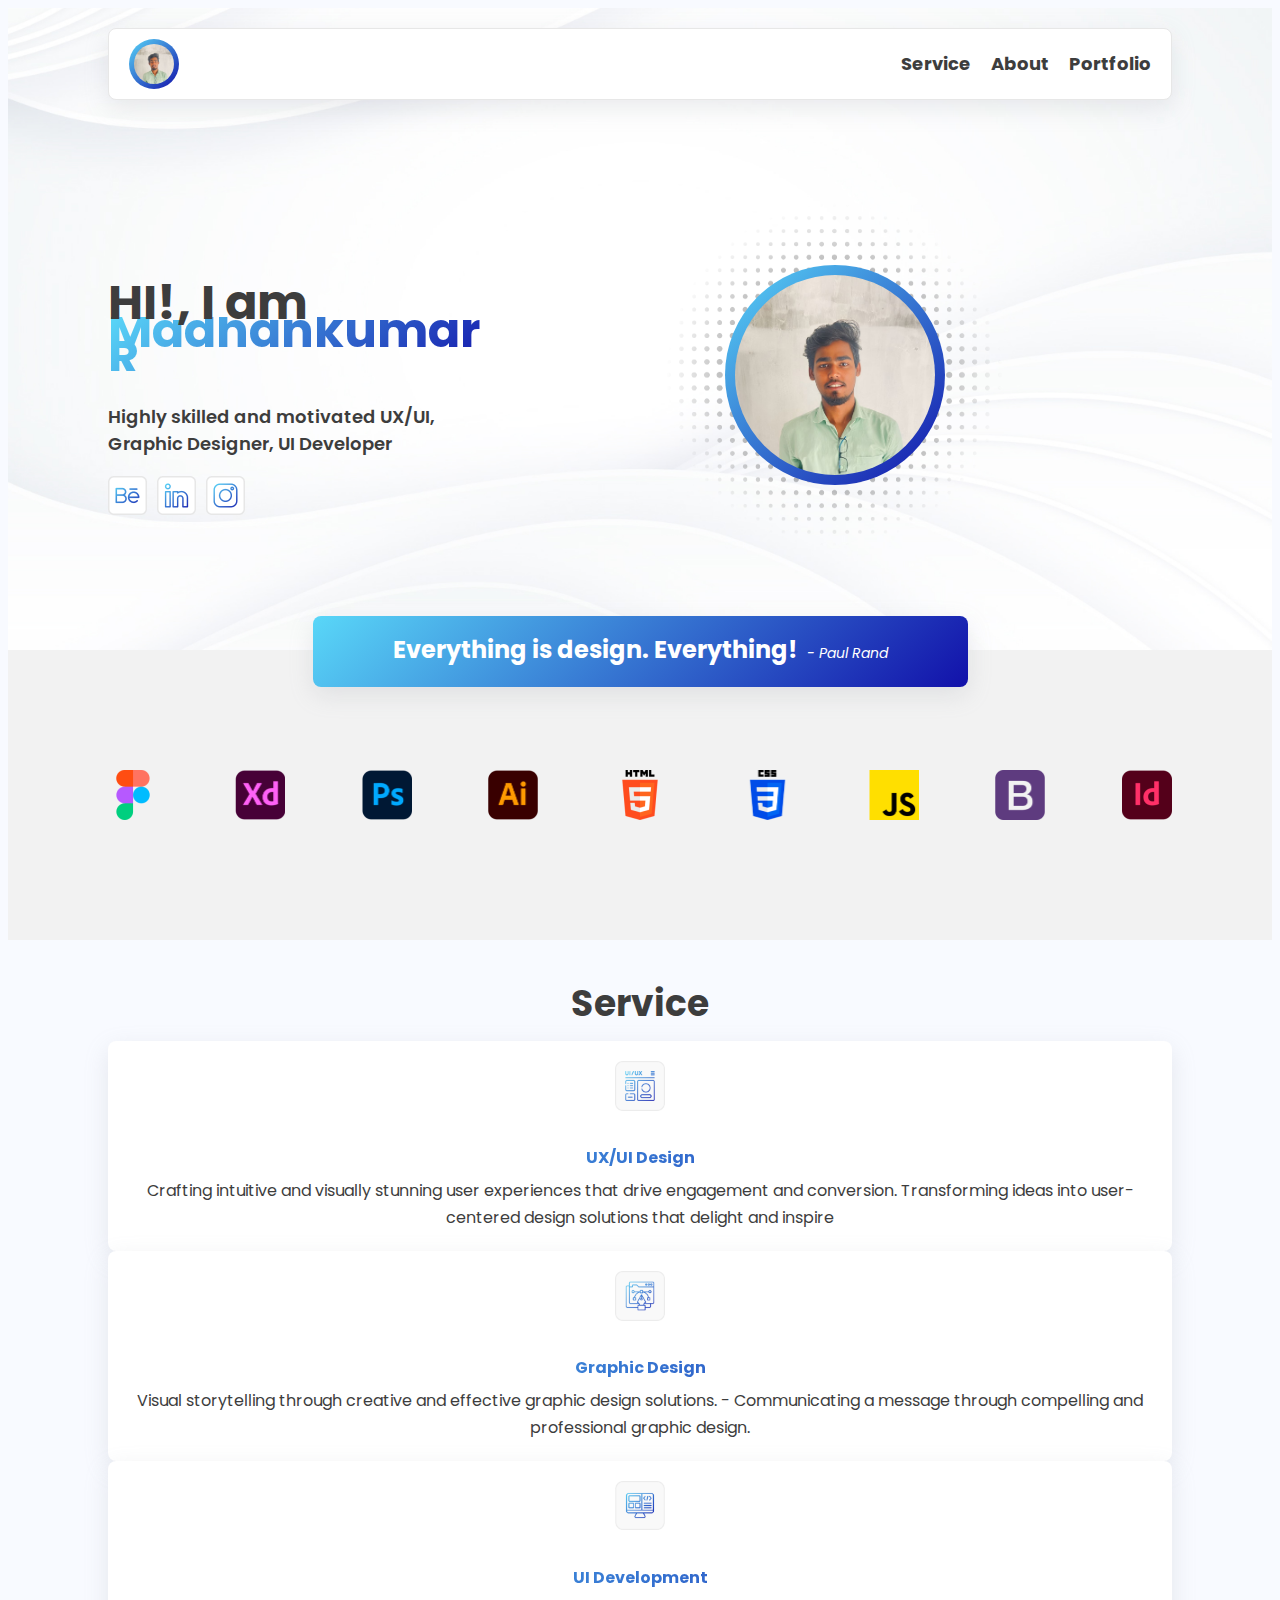
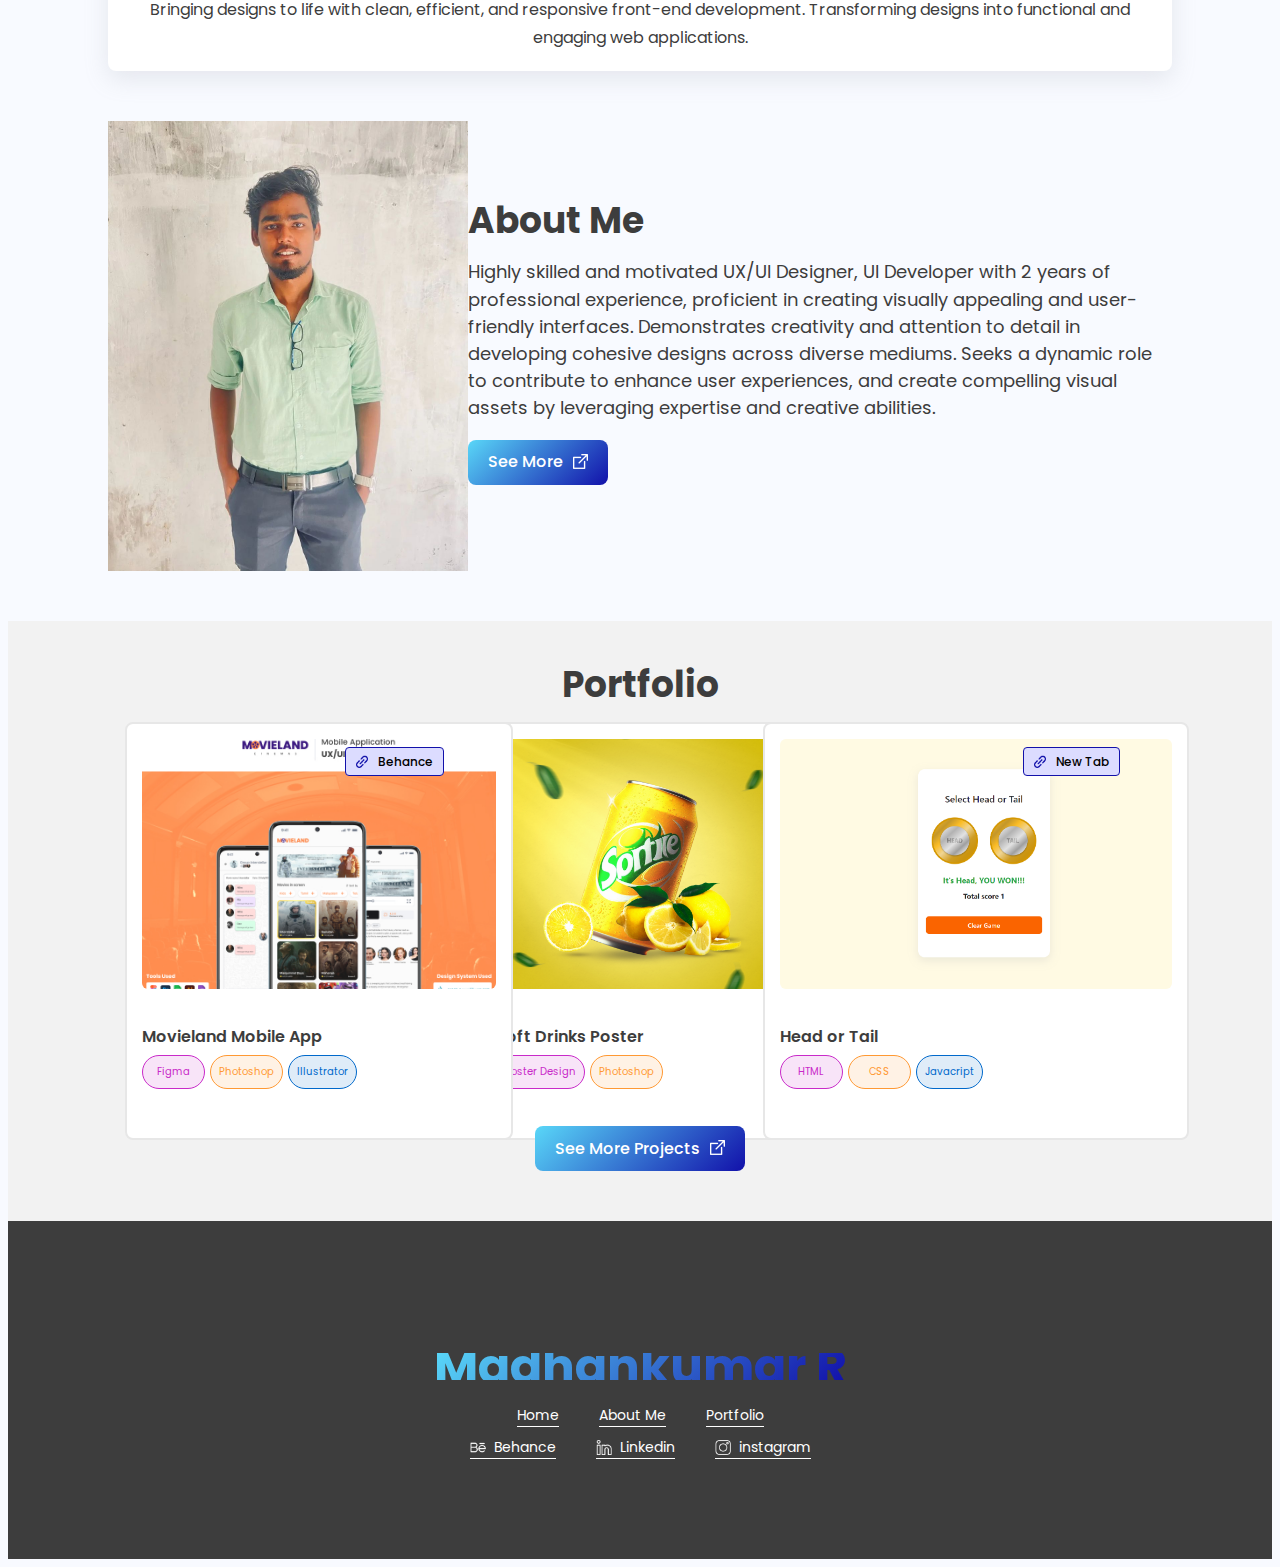
<file: index.html>
<!DOCTYPE html>
<html lang="en">

<head>
    <meta charset="UTF-8">
    <meta name="viewport" content="width=device-width, initial-scale=1.0">
    <title>Madhankumar</title>

     <!-- Bootstrap-css -->
     <link href="https://cdn.jsdelivr.net/npm/bootstrap@5.2.3/dist/css/bootstrap.min.css" rel="stylesheet" integrity="sha384-rbsA2VBKQhggwzxH7pPCaAqO46MgnOM80zW1RWuH61DGLwZJEdK2Kadq2F9CUG65" crossorigin="anonymous">
     <!-- style css -->
     <link rel="stylesheet" href="style.css">
     <link rel="stylesheet" href="mediaquery.css">
 
     <!-- Google fonts -->
     <link rel="preconnect" href="https://fonts.googleapis.com">
     <link rel="preconnect" href="https://fonts.gstatic.com" crossorigin>
     <link
         href="https://fonts.googleapis.com/css2?family=Poppins:ital,wght@0,100;0,200;0,300;0,400;0,500;0,600;0,700;0,800;0,900;1,100;1,200;1,300;1,400;1,500;1,600;1,700;1,800;1,900&display=swap"
         rel="stylesheet">

    <!-- favicon -->
    <link rel="apple-touch-icon" sizes="180x180" href="assets/images/favicon/apple-touch-icon.png">
    <link rel="icon" type="image/png" sizes="32x32" href="assets/images/favicon/favicon-32x32.png">
    <link rel="icon" type="image/png" sizes="16x16" href="assets/images/favicon/favicon-16x16.png">
    <link rel="manifest" href="assets/images/favicon/site.webmanifest">       

</head>

<body class="web-body">



    

    <div class="custom-cursor">

        <section id="main-mkr" class="main-mkr padding-adj-lr">

            <div id="navbar-mkr" class="navbar-mkr max-1400">
                <a class="left-prof-btn">
                    <img src="assets/images/profile-img.jpg" alt="">
                    <div class="home">Hi!!!</div>
                </a>
                <div class="nav-btns">
                    <a href="#service-mkr">Service</a>
                    <a href="#about-mkr">About</a>
                    <a href="#portfolio-mkr">Portfolio</a>
                </div>
            </div>
    
            <div class="main-home-div max-1400">
                <div class="main-text col-sm-12 col-md-12 col-lg-6 mt-30">
                    <h1 class="main-head">
                        HI!, I am <span class="primary-head">Madhankumar R</span>
                    </h1>
                    <p>
                        Highly skilled and motivated UX/UI, Graphic Designer, UI Developer
                    </p>
                    <div class="main-link-btn">
                        <a href="https://www.behance.net/madhankr" target="_blank"><img src="assets/images/behance-btn-prime.png" alt=""></a>
                        <a href="https://www.linkedin.com/in/madhankrajagopal?utm_source=share&utm_campaign=share_via&utm_content=profile&utm_medium=android_app" target="_blank"><img src="assets/images/linkedin-btn-prime.png" alt=""></a>
                        <a href="https://www.instagram.com/madhan.kr_designer?igsh=MTY2eHVwamhjaGo1bA==" target="_blank"><img src="assets/images/inst-btn-prime.png" alt=""></a>
                    </div>
                </div>
    
                <div class="main-img">
                    <div class="main-image-div">
                        <img class="col-md-6 col-sm-12" src="assets/images/profile-img.jpg" alt="">
                    </div>
                </div>
    
    
            </div>
    
    
    
        </section>
    
        <section id="tools-mkr" class="tools-mkr">
    
            <div class="design-quotes-main">
                <div class="design-quotes">
                    Everything is design. Everything!<span>- Paul Rand</span>
                </div>
            </div>
    
            <div class="tools-logo max-1400 padding-adj-lr">
                <img src="assets/images/Figma.png" alt="">
                <img src="assets/images/Xd.png" alt="">
                <img src="assets/images/Photoshop.png" alt="">
                <img src="assets/images/Illustrator.png" alt="">
                <img src="assets/images/Html 5.png" alt="">
                <img src="assets/images/Css 3.png" alt="">
                <img src="assets/images/Js.png" alt="">
                <img src="assets/images/Bootstrap.png" alt="">
                <img src="assets/images/Indesign.png" alt="">
            </div>
    
        </section>
    
        <section id="service-mkr" class="service-mkr mt-50">
    
            <div class="service-snt-div max-1400 padding-adj-lr">
                <h2 class="topic-title">Service</h2>
    
                <div class="row">
                    <div class="col-sm-12 col-md-6 col-lg-4">
                        <div class="service-uxui">
                            <h2 class="topic-sub-title">UX/UI Design</h2>
                            <div class="service-text">Crafting intuitive and visually stunning user experiences that drive
                                engagement
                                and conversion. Transforming ideas into user-centered design solutions that delight and
                                inspire</div>
                        </div>
                    </div>
                    <div class="col-sm-12 col-md-6 col-lg-4">
                        <div class="service-graphic">
                            <h2 class="topic-sub-title">Graphic Design</h2>
                            <div class="service-text">Visual storytelling through creative and effective graphic design
                                solutions. -
                                Communicating a message through compelling and professional graphic design.</div>
                        </div>
    
                    </div>
                    <div class="col-sm-12 col-md-6 col-lg-4">
                        <div class="service-uidev">
                            <h2 class="topic-sub-title">UI Development</h2>
                            <div class="service-text">
                                Bringing designs to life with clean, efficient, and responsive front-end development.
                                Transforming designs into functional and engaging web applications.</div>
                        </div>
    
                    </div>
                </div>
            </div>
    
        </section>
    
        <section id="about-mkr" class="about-mkr mt-50">
    
            <div class="row max-1400 padding-adj-lr about-inner-div">
                <img src="assets/images/profile-img-full.jpg" class="col-md-5 col-sm-12" alt="">
                <div class="col-md-7 col-sm-12 aboutme-less">
                    <h2 class="topic-title">About Me</h2>
                    <p>
                        Highly skilled and motivated UX/UI Designer, UI Developer with 2 years of professional
                        experience, proficient in creating visually appealing and user-friendly interfaces. Demonstrates
                        creativity and attention to detail in developing cohesive designs across diverse mediums. Seeks a
                        dynamic role to contribute to enhance user experiences, and create compelling visual assets by
                        leveraging expertise and creative abilities.
                    </p>
                    <a href="aboutme.html" class="primary-btn about-primary">See More <span><img src="assets/images/see-more.png"
                                alt=""></span></a>
                </div>
            </div>
    
        </section>

        <section id="portfolio-mkr" class="portfolio-mkr mt-50">

            <div class=" portfolio-proj-row max-1400 padding-adj-lr">

                <h2 class="topic-title">Portfolio</h2>

                <div class="row">
                    <div class="col-sm-12 col-md-6 col-lg-4 redirect-link">
                        <a href="https://www.behance.net/gallery/205128599/Movie-Seat-Booking-MobileApp-UX-Case-study" target="_blank" class="project-link">
                            <img src="assets/images/project/movieland-thumbnail.jpg" alt="">
                            <div class="project-info">
                                <div class="project-card-title">
                                    <p class="proj-title-p">Movieland Mobile App</p>
                                    <div class="project-specs">
                                        <p class="purple">Figma</p>
                                        <p class="orange">Photoshop</p>
                                        <p class="blue">Illustrator</p>
                                    </div>
                                </div>
                            </div>
                        </a>
                    </div>
    
                    <div class="col-sm-12 col-md-6 col-lg-4 portfolio-image-gallery">
                        <a class="project-link">
                            <img src="assets/images/project/sprite-poster.jpg" alt="">
                            <div class="project-info">
                                <div class="project-card-title">
                                    <p class="proj-title-p">Soft Drinks Poster</p>
                                    <div class="project-specs">
                                        <p class="purple">Poster Design</p>
                                        <p class="orange">Photoshop</p>
                                        <!-- <p class="blue">Illustrator</p> -->
                                    </div>
                                </div>
                            </div>
                        </a>
                    </div>
    
                    <div class="col-sm-12 col-md-6 col-lg-4 redirect-new">
                        <a href="assets/Js-projects/Toss/index.html" target="_blank" class="project-link">
                            <img src="assets/images/project/tossHT.png" alt="">
                            <div class="project-info">
                                <div class="project-card-title">
                                    <p class="proj-title-p">Head or Tail</p>
                                    <div class="project-specs">
                                        <p class="purple">HTML</p>
                                        <p class="orange">CSS</p>
                                        <p class="blue">Javacript</p>
                                    </div>
                                </div>
                            </div>
                        </a>
                    </div>
                </div>


                <div class="portfolio-direct-div">
                    <a href="portfolio.html" class="primary-btn about-primary">See More Projects<span><img src="assets/images/see-more.png"
                        alt=""></span></a>
                </div>

                <div class="popup-image">
                    <span class="close"></span>
                    <img src="assets/images/project/kundhavai.jpg" alt="">
                </div>

                

            </div>

        </section>
    
        <!-- <section id="portfolio-mkr" class="portfolio-mkr mt-50">
            <div class="portfolio-ent-div max-1400 padding-adj-lr">
                <h2 class="topic-title">Portfolio</h2>
                <div class="row">
                    <div class="col-sm-12 col-md-6 col-lg-3 ">
                        <a class="portfolio-link-btn uxui-port-link" value="uxui">
                            UX/UI Design
                        </a>
                    </div>
                    <div class="col-sm-12 col-md-6 col-lg-3 ">
                        <a class="portfolio-link-btn graph-port-link" value="grapd">
                            Graphic Design
                        </a>
                    </div>
                    <div class="col-sm-12 col-md-6 col-lg-3 ">
                        <a class="portfolio-link-btn uidev-port-link" value="uidev">
                            UI Development
                        </a>
                    </div>
                    <div class="col-sm-12 col-md-6 col-lg-3 ">
                        <a class="portfolio-link-btn digigraw-port-link" value="digidraw">
                            Digital Drawing
                        </a>
                    </div>
    
                </div>
            </div>
        </section> -->
    
        <section id="contact-mkr" class="contact-mkr">
    
        </section>
    
        <section id="footer-mkr" class="footer-mkr">
            <div class="foot-ent-div max-1400 padding-adj-lr">
                <h1 class="primary-head">Madhankumar R</h1>
                <div class="nav-foot-btn">
                    <a href="">Home</a>
                    <a href="aboutme.html">About Me</a>
                    <a href="portfolio.html">Portfolio</a>
                    <!-- <a href="">Contact</a> -->
                </div>
                <div class="social-link">
                    <a href="https://www.behance.net/madhankr" target="_blank" class="foot-behance">Behance</a>
                    <a href="https://www.linkedin.com/in/madhankrajagopal?utm_source=share&utm_campaign=share_via&utm_content=profile&utm_medium=android_app" target="_blank" class="foot-linkedin">Linkedin</a>
                    <a href="https://www.instagram.com/madhan.kr_designer?igsh=MTY2eHVwamhjaGo1bA==" target="_blank" class="foot-insta">instagram</a>
                </div>
            </div>
        </section>

    </div>






    <!-- Bootstrap JS -->
    <script src="https://cdn.jsdelivr.net/npm/bootstrap@5.2.3/dist/js/bootstrap.bundle.min.js"
        integrity="sha384-kenU1KFdBIe4zVF0s0G1M5b4hcpxyD9F7jL+jjXkk+Q2h455rYXK/7HAuoJl+0I4"
        crossorigin="anonymous"></script>
    <script src="https://cdn.jsdelivr.net/npm/@popperjs/core@2.11.6/dist/umd/popper.min.js"
        integrity="sha384-oBqDVmMz9ATKxIep9tiCxS/Z9fNfEXiDAYTujMAeBAsjFuCZSmKbSSUnQlmh/jp3"
        crossorigin="anonymous"></script>
    <script src="https://cdn.jsdelivr.net/npm/bootstrap@5.2.3/dist/js/bootstrap.min.js"
        integrity="sha384-cuYeSxntonz0PPNlHhBs68uyIAVpIIOZZ5JqeqvYYIcEL727kskC66kF92t6Xl2V"
        crossorigin="anonymous"></script>
    
    <script src="script.js"></script>

</body>

</html>
</file>
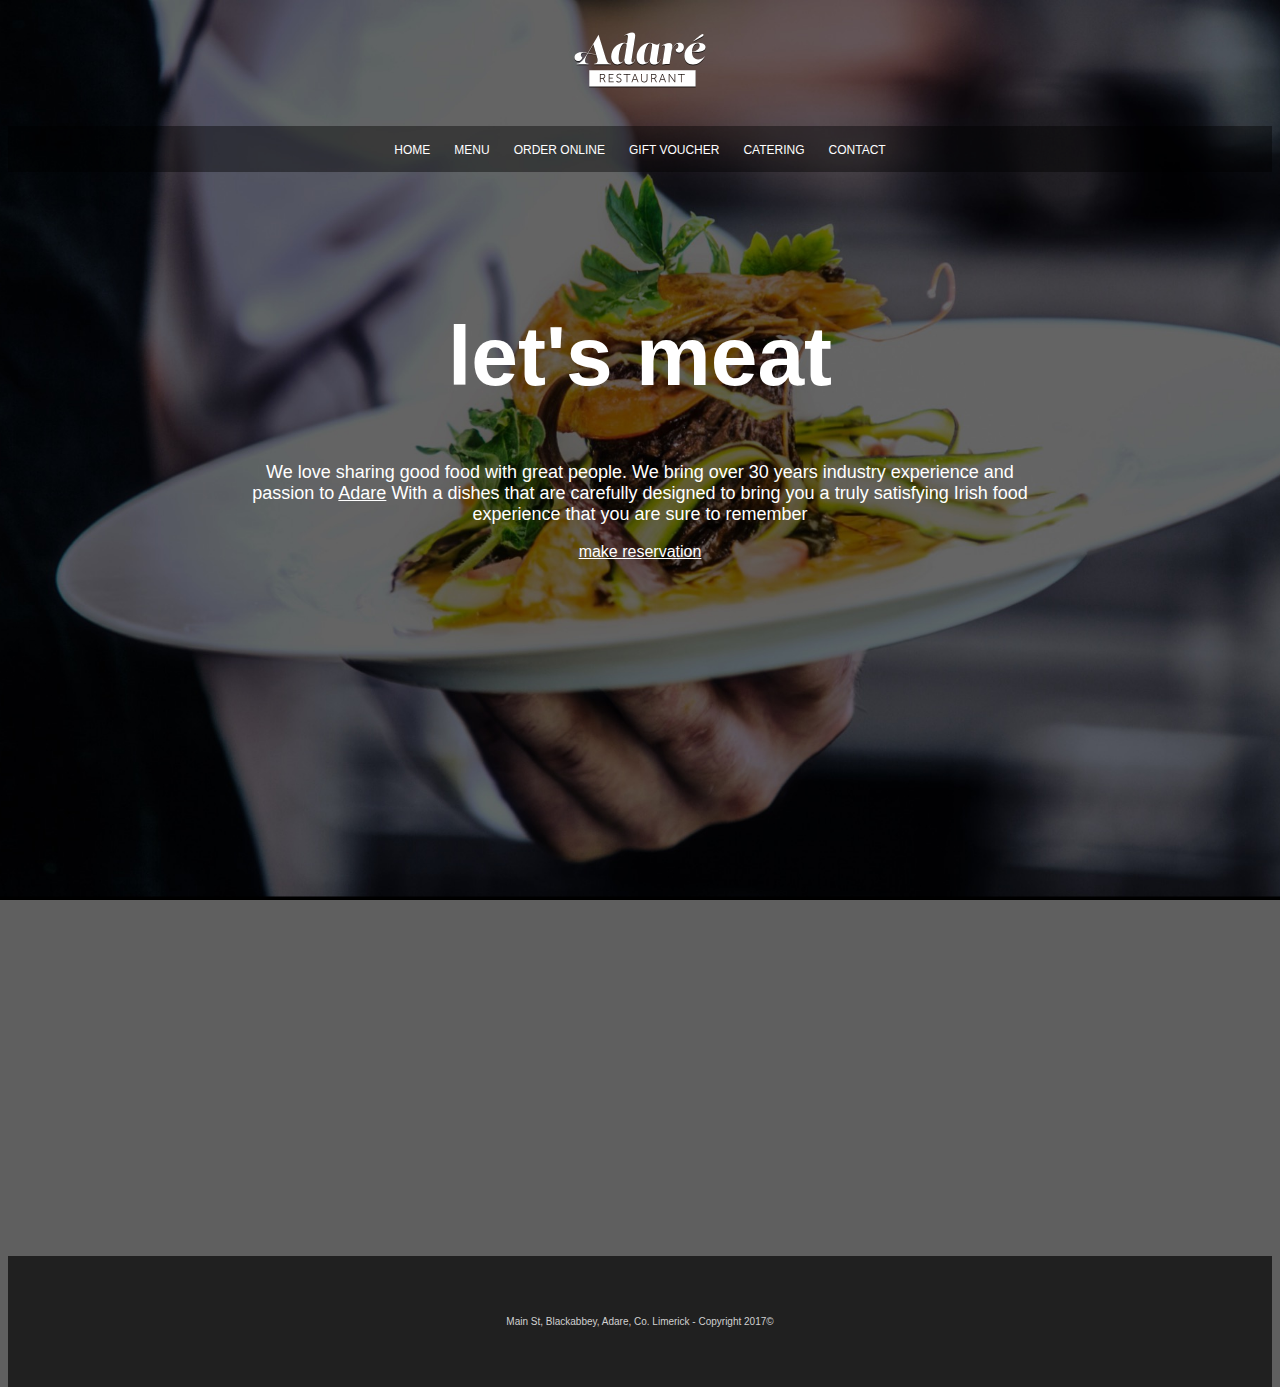
<file: assets/Js-projects/adare-restaurant.io-main/index.html>
<!DOCTYPE html>
<html lang="en">
<head>
    <meta charset="UTF-8">
    <meta http-equiv="X-UA-Compatible" content="IE=edge">
    <meta name="viewport" content="width=device-width, initial-scale=1.0">
    <title>Adare Restaurant</title>
    <link rel="stylesheet" href="styleer.css">
</head>
<body>
    

    <div class="container">
    
        <header>

            <img src="images/logo-adare-restaurant.png" alt="" srcset="">

        </header>

        <nav>
            <a href="#">HOME</a>
            <a href="#">MENU</a>
            <a href="#">ORDER ONLINE</a>
            <a href="#">GIFT VOUCHER</a>
            <a href="#">CATERING</a>
            <a href="#">CONTACT</a>
        </nav>

        <main>

            <h1>let's meat</h1>

            <p>We love sharing good food with great people. We bring over 30 years industry experience and passion to  <a href="#">Adare</a> With a dishes that are carefully designed to bring you a truly satisfying Irish food experience that you are sure to remember</p>

           <a href="mailto:adareres@gmail.com?Subject=Reservation">make reservation</a>

          </main>

          <section class="map">

            <iframe src="https://www.google.com/maps/embed?pb=!1m18!1m12!1m3!1d8158.072088508275!2d-8.78845988184474!3d52.562208257943944!2m3!1f0!2f0!3f0!3m2!1i1024!2i768!4f13.1!3m3!1m2!1s0x485b460ddb875af7%3A0xdb34accde986ee58!2sThe%20Carriage%20House%20at%20Adare%20Manor!5e0!3m2!1sen!2sin!4v1657085735002!5m2!1sen!2sin" width="1024" height="500" style="border:0;" allowfullscreen="" loading="lazy" referrerpolicy="no-referrer-when-downgrade"></iframe>
            
          </section>

        <footer>
            <p>Main St, Blackabbey, Adare, Co. Limerick - Copyright 2017©</p>
        </footer>

    
    </div>

</body>
</html>
</file>
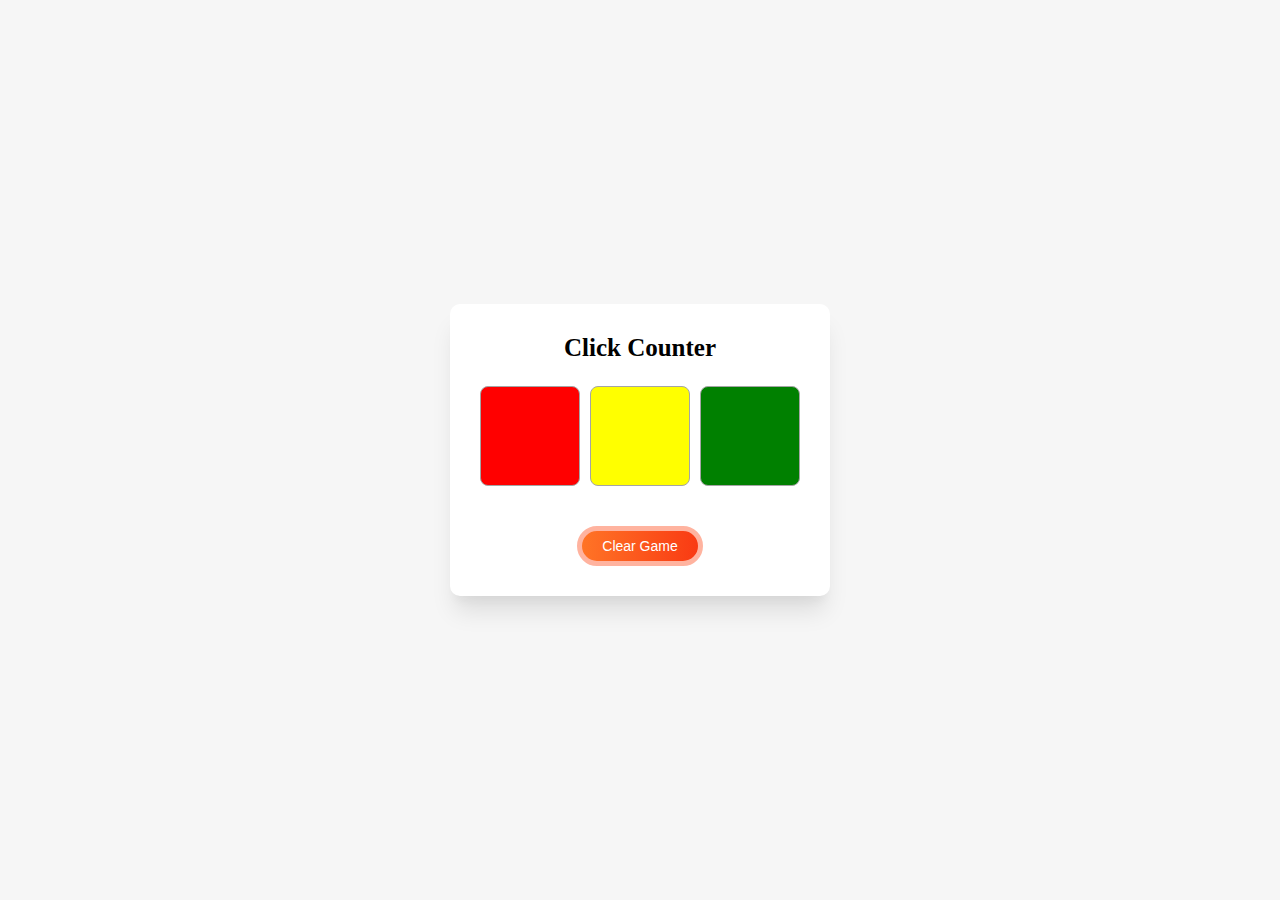
<file: assets/Js-projects/Click Counter/index.html>
<!DOCTYPE html>
<html>

<head>
  <meta charset="utf-8">
  <meta name="viewport" content="width=device-width">
  <title>replit</title>
  <link href="style.css" rel="stylesheet" type="text/css" />
</head>

<body class="clickcounterbody">

<div class="clickCounter">
      <!-- <div id=titleDiv>
    <h2">Hello Night</h2>
  </div> -->

  <h2>
    Click Counter
  </h2>

  <div style="display: flex;" class="colorBoxes">
    <button id="red" class="colorSquare" style="height: 100px; width: 100px; background-color: red; "
      value="red"></button>
    <button id="yellow" class="colorSquare" style="height: 100px; width: 100px; background-color: yellow; "
      value="yellow"></button>
    <button id="green" class="colorSquare" style="height: 100px; width: 100px; background-color: green; "
      value="green"></button>
  </div>
  <button id="clear-Game" class="clear-BTN">Clear Game</button>

  <script src="script.js"></script>
</div>

</body>

</html>
</file>
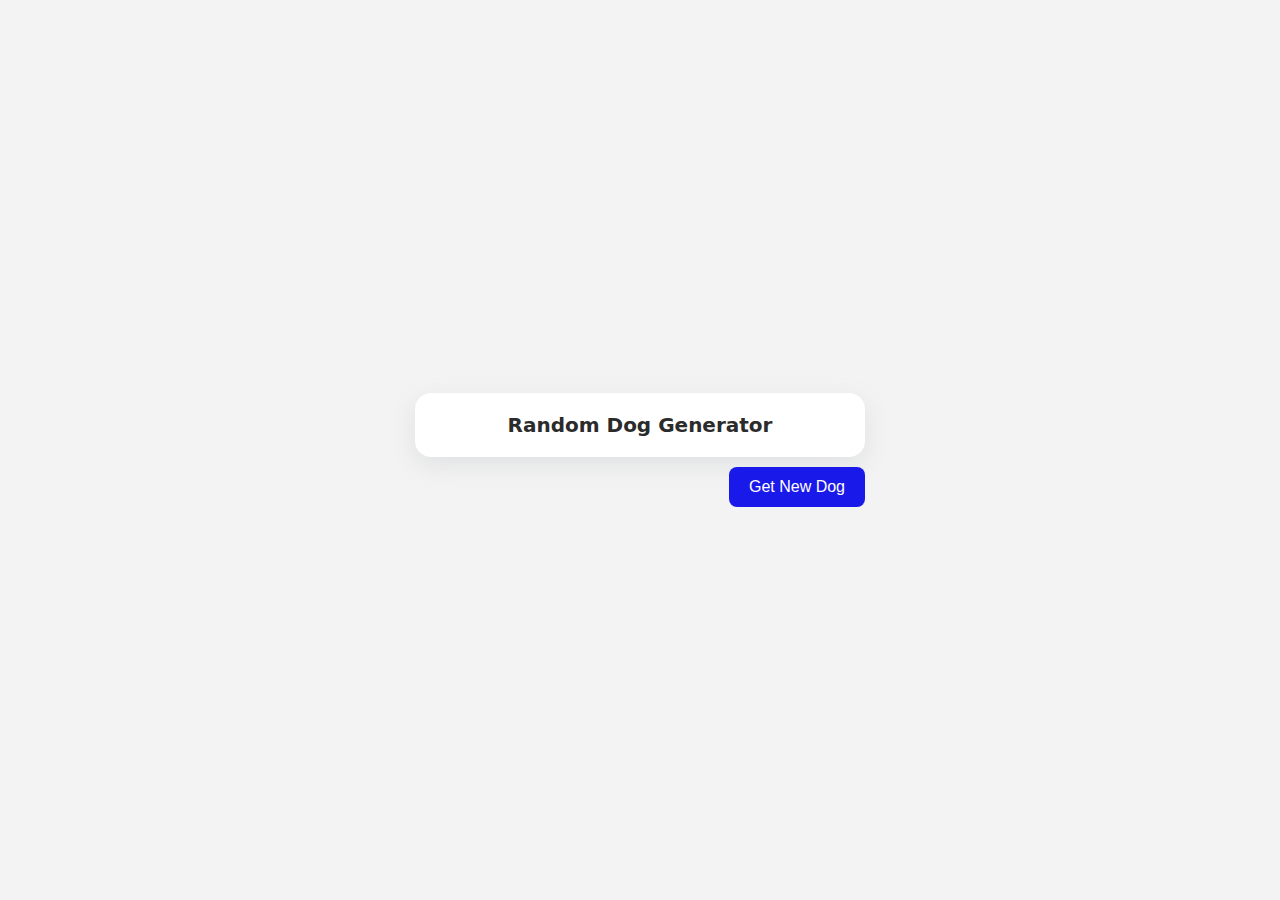
<file: assets/Js-projects/DogAPI/index.html>
<!DOCTYPE html>
<html lang="en">
<head>
    <meta charset="UTF-8">
    <meta name="viewport" content="width=device-width, initial-scale=1.0">
    <title>Random Dog API</title>
    <link rel="stylesheet" href="style.css">
</head>
<body>

    <div class="dogBox">
        <div class="dogboxInner">
            <h2 class="dogTitle">Random Dog Generator</h2>
            <div id="dogimgDiv" class="dogimgDiv"></div>
        </div>        
        <button id="getNewDogBtn" class="dogBTN">Get New Dog</button>
    </div>
    


    <script src="script.js"></script>
</body>
</html>
</file>
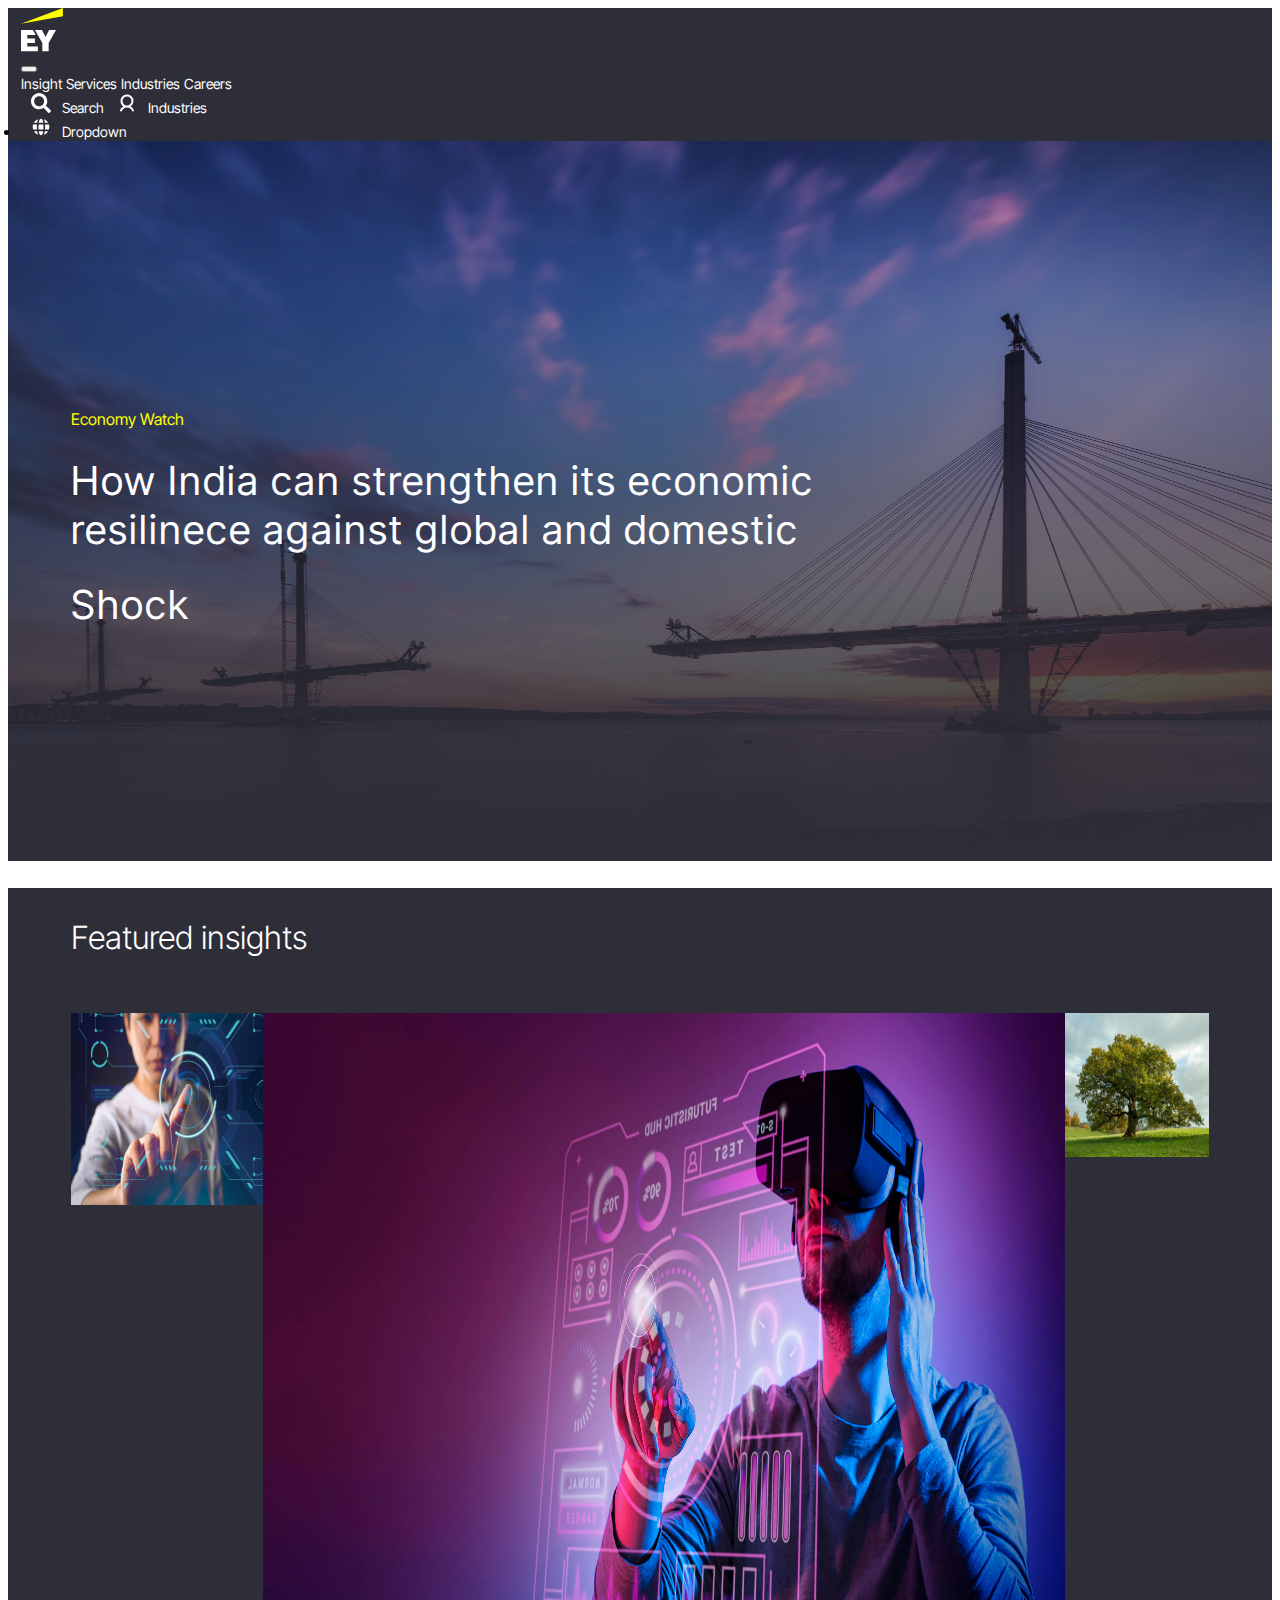
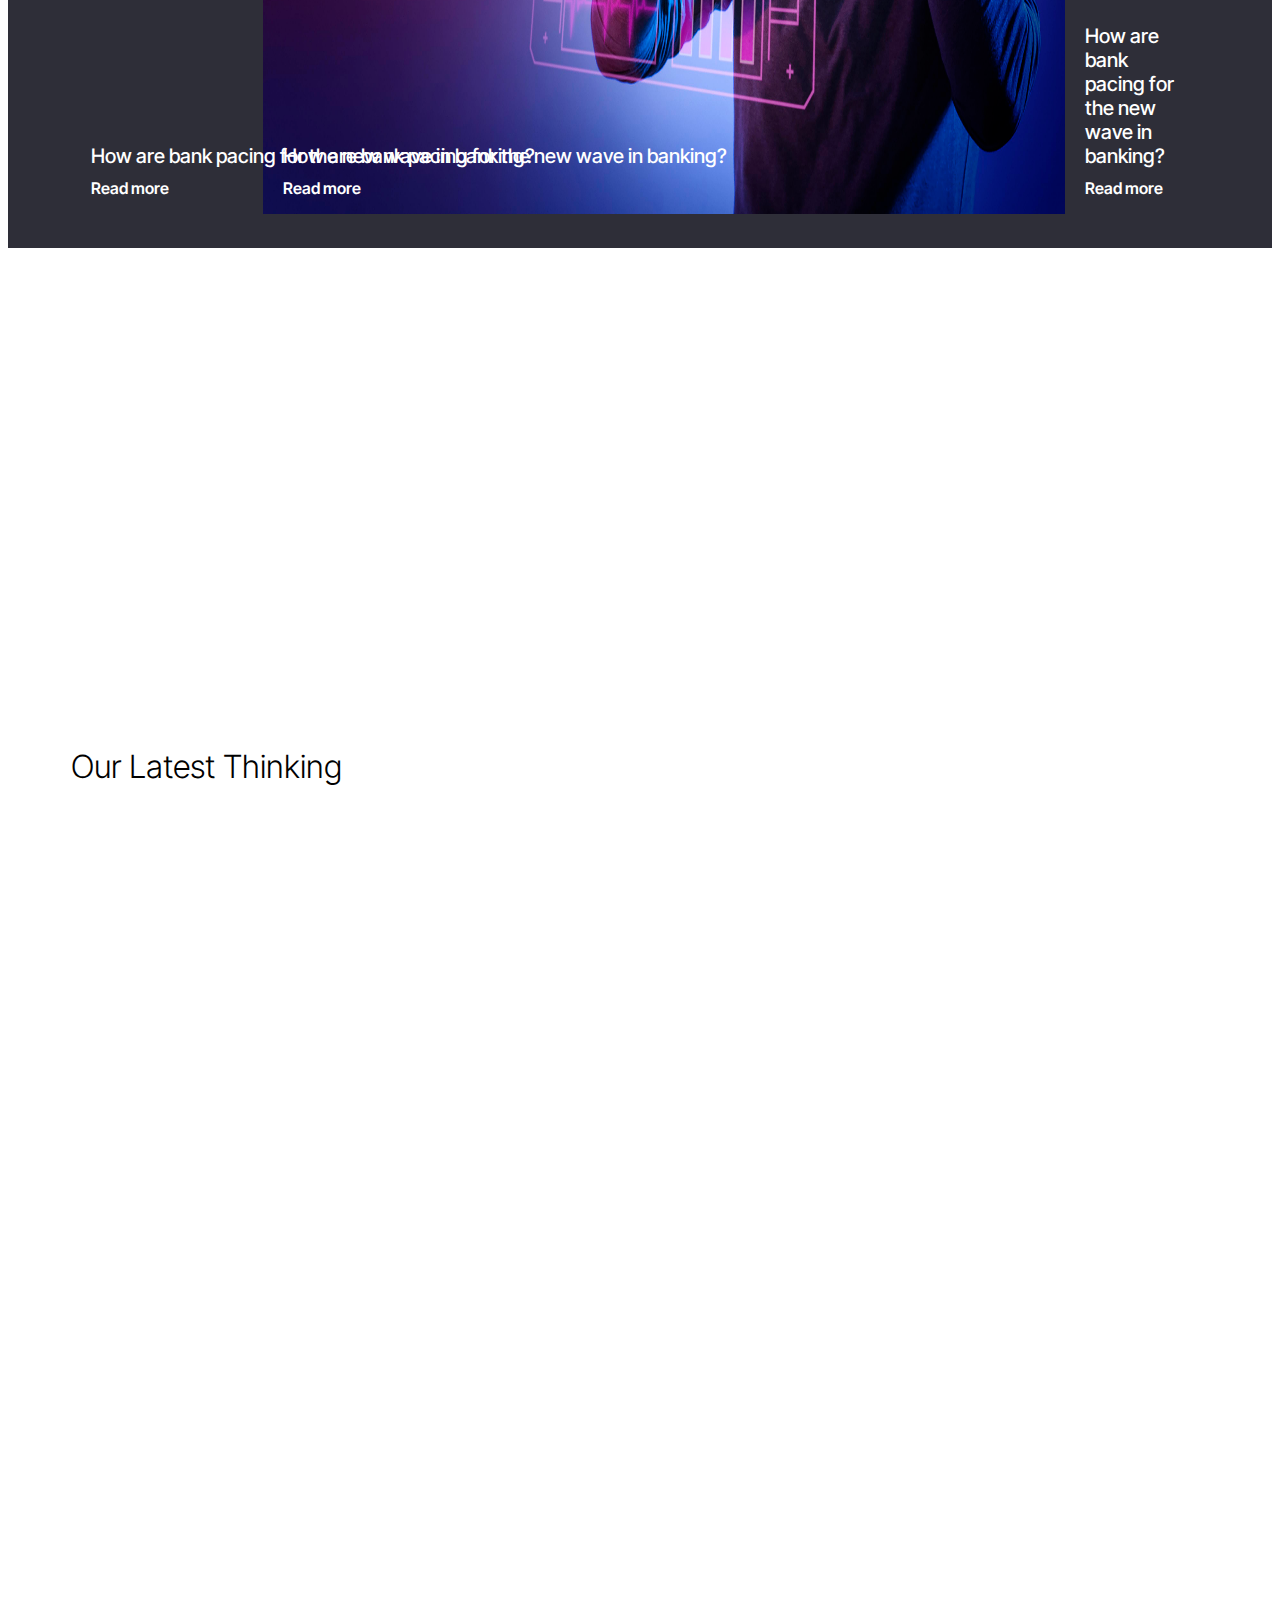
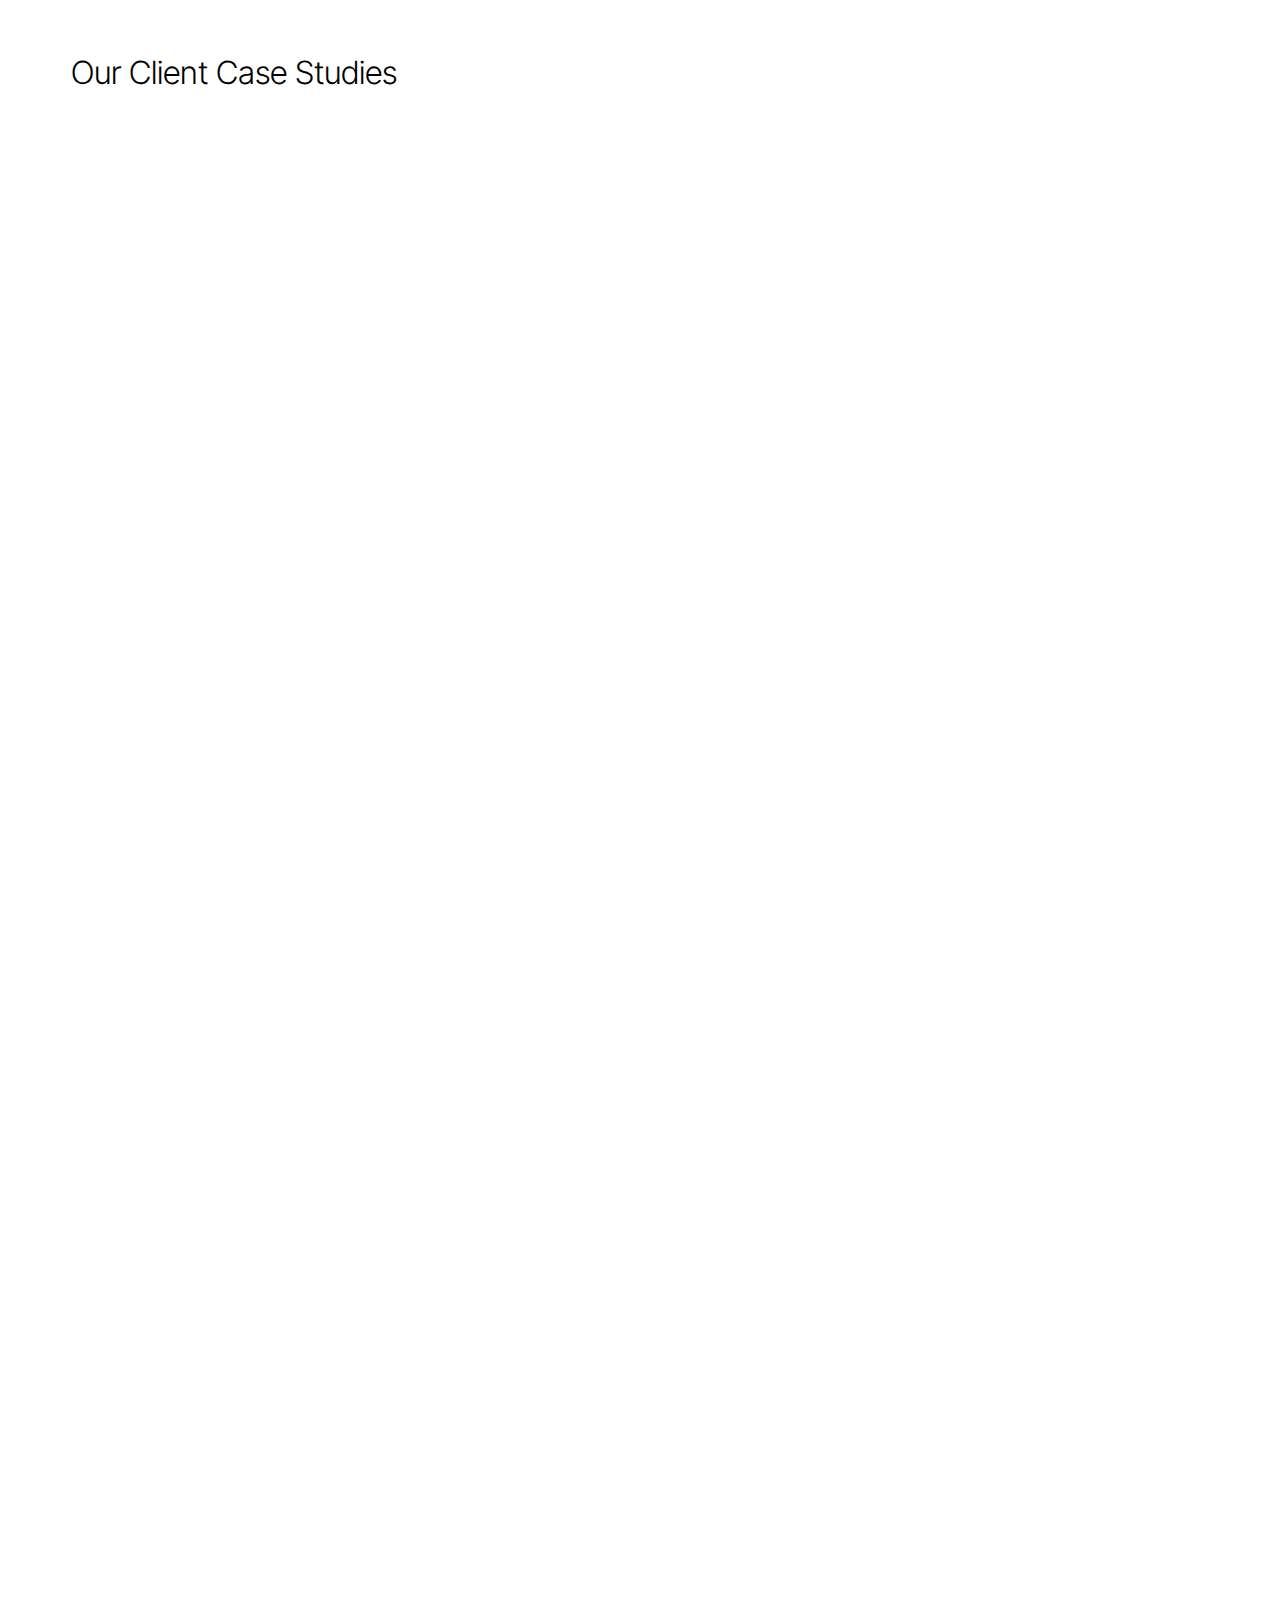
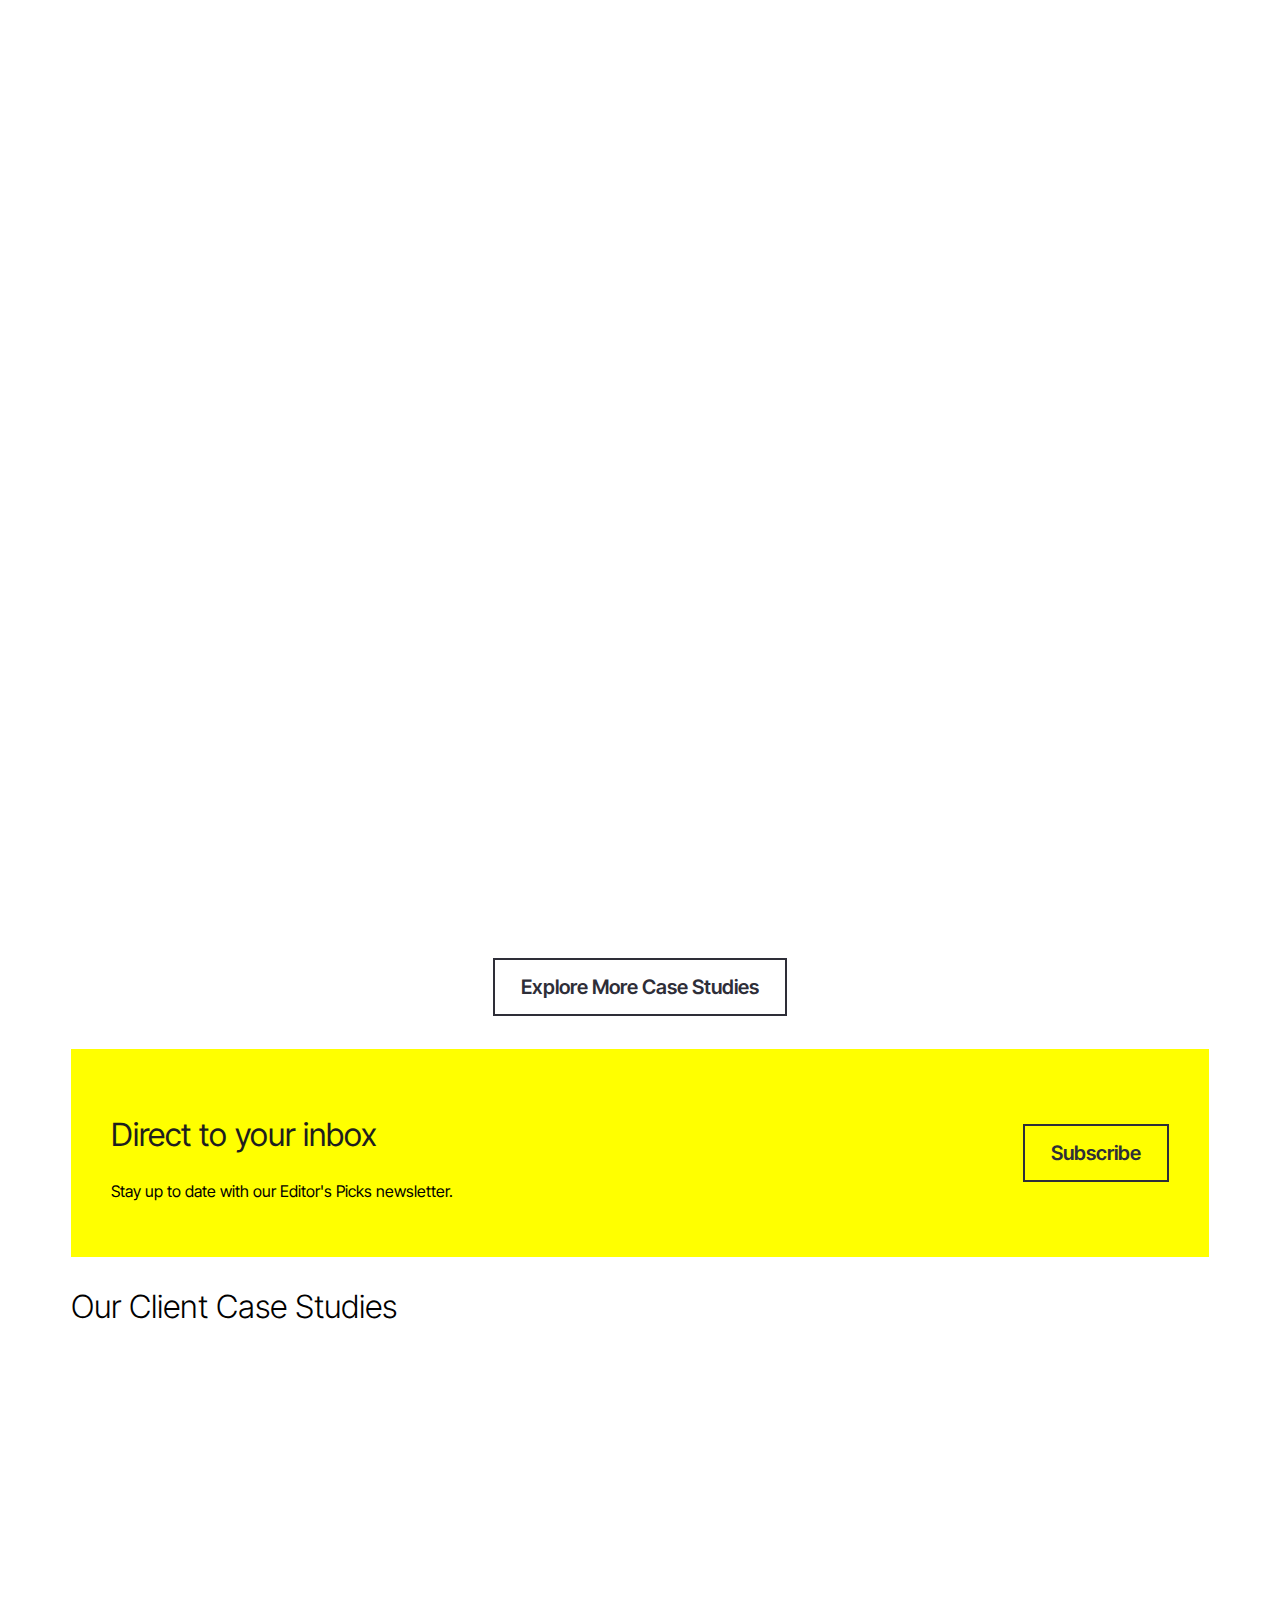
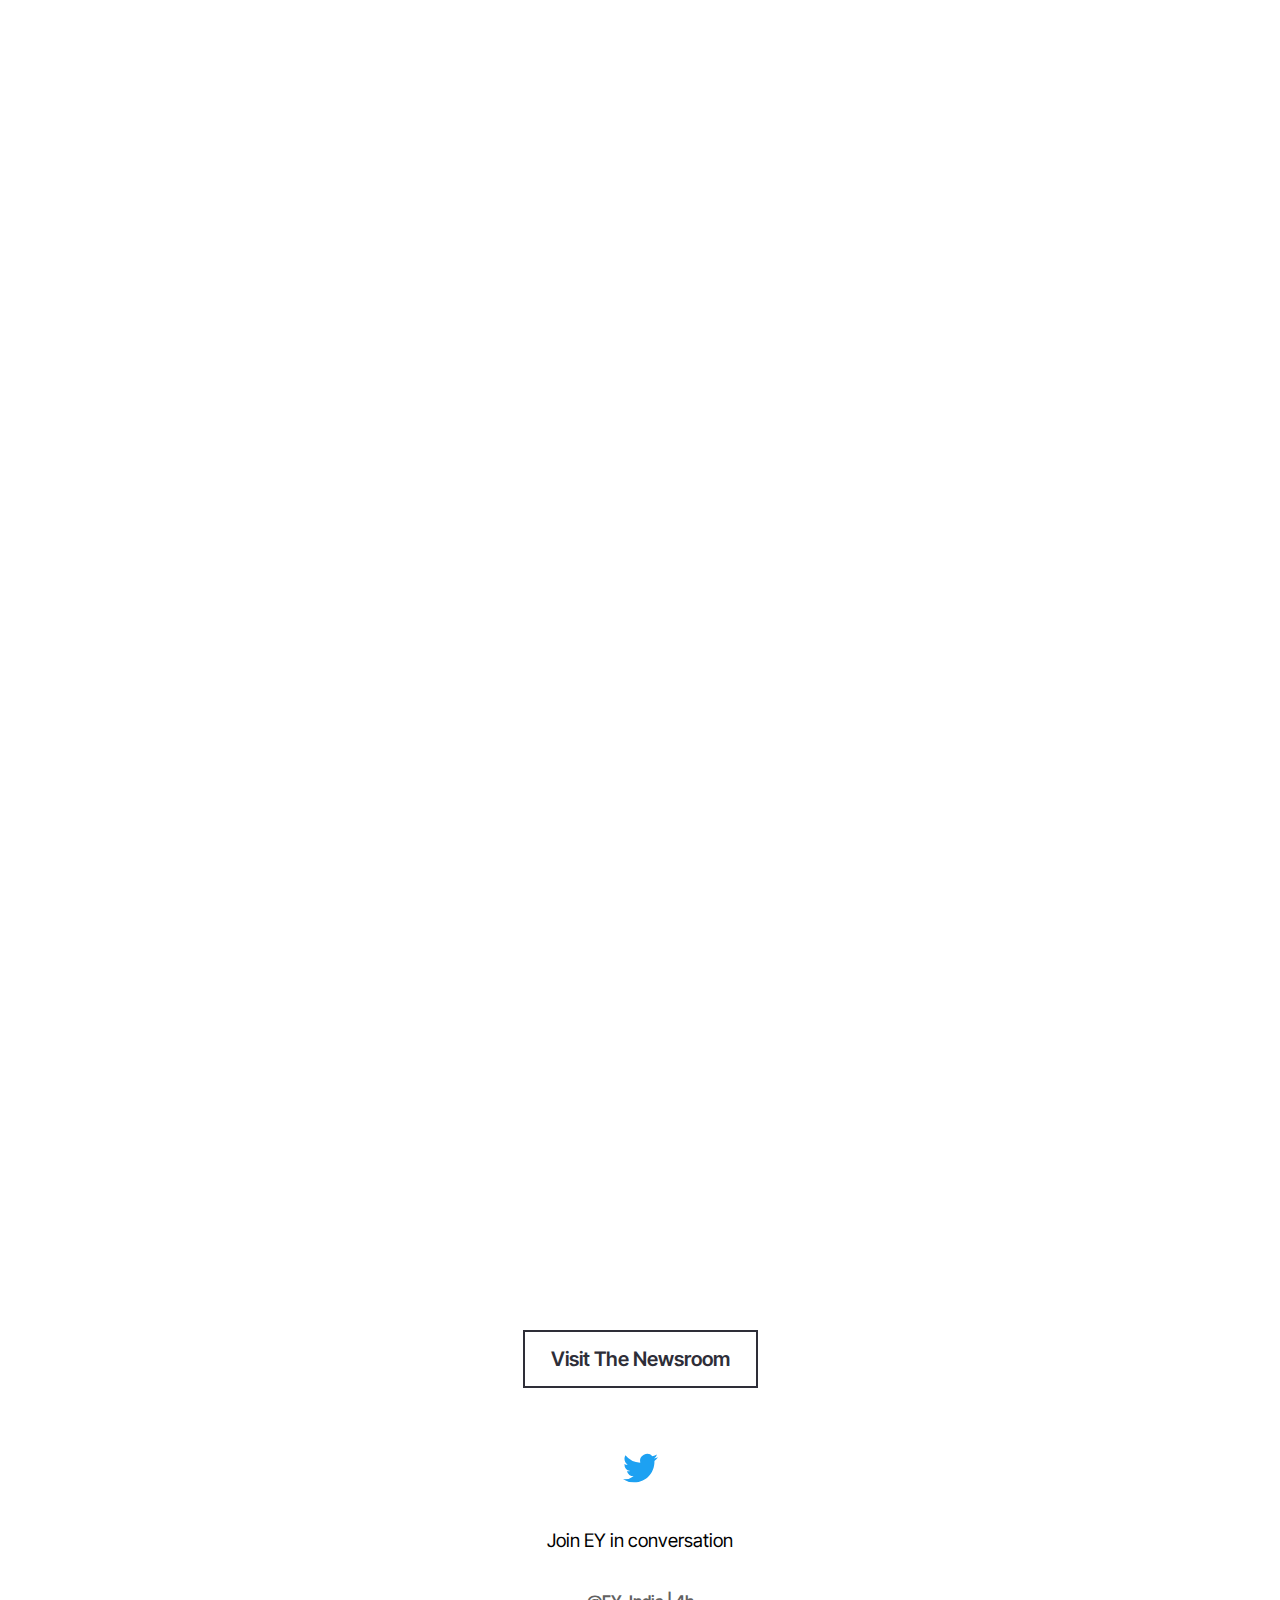
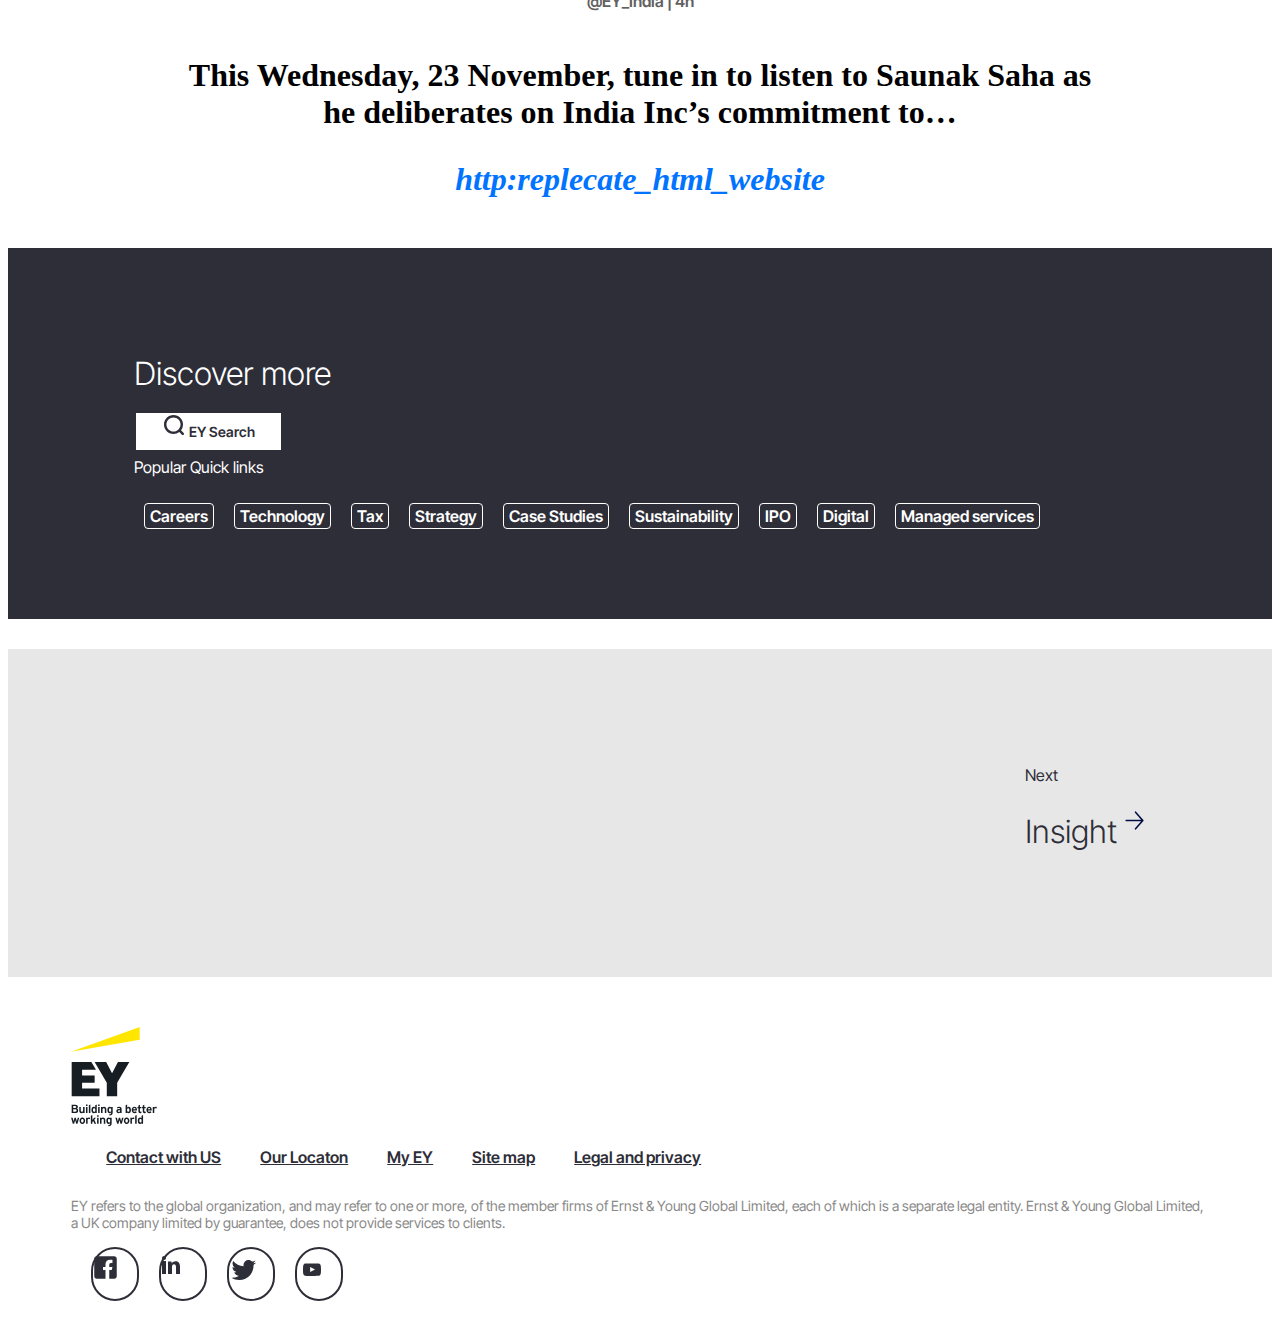
<file: assets/Js-projects/ey-replecate-main/index.html>
<!DOCTYPE html>
<html lang="en">

<head>
  <meta charset="UTF-8">
  <meta http-equiv="X-UA-Compatible" content="IE=edge">
  <meta name="viewport" content="width=device-width, initial-scale=1.0">
  <title>Replecate</title>

  <link rel="stylesheet" href="style.css">
  <link href="https://unpkg.com/aos@2.3.1/dist/aos.css" rel="stylesheet">


  <!-- CSS only -->
  <link href="https://cdn.jsdelivr.net/npm/bootstrap@5.2.2/dist/css/bootstrap.min.css" rel="stylesheet"
    integrity="sha384-Zenh87qX5JnK2Jl0vWa8Ck2rdkQ2Bzep5IDxbcnCeuOxjzrPF/et3URy9Bv1WTRi" crossorigin="anonymous">
  <!-- google font -->
  <link rel="preconnect" href="https://fonts.googleapis.com">
  <link rel="preconnect" href="https://fonts.gstatic.com" crossorigin>
  <link href="https://fonts.googleapis.com/css2?family=Inter+Tight:wght@300;400;500;600;700;800&display=swap"
    rel="stylesheet">
  <script src="script.js"></script>


</head>

<body>

</body>

</html>

<body>

  <nav class="navbar fixed-top" style="background-color: #2e2e38">
    <nav class="navbar nav-navbar navbar-expand-md d-flex align-items-center">
      <div class="container-fluid">
        <a class="navbar-brand" href="#">

          <svg version="1.1" xmlns="http://www.w3.org/2000/svg" x="0px" y="0px" viewBox="0 0 113 55"
            style="enable-background:new 0 0 113 55;" xml:space="preserve">
            <clipPath id="ey-logo-first-line">
              <rect x="42" y="36" width="0" height="10"></rect>
            </clipPath>
            <clipPath id="ey-logo-second-line">
              <rect x="42" y="46" width="0" height="10"></rect>
            </clipPath>
            <polygon class="ey-logo-yellow" points="51.2,0 0,19.3 0,19.3 51.2,10 "></polygon>
            <polygon points="34.3,27 30,35.5 25.6,27 17,27 26.1,42.7 26.1,52.9 33.8,52.9 33.8,42.7 42.8,27 "></polygon>
            <polygon
              points="7.7,42.7 17,42.7 17,37.3 7.7,37.3 7.7,33 18,33 14.6,27 0,27 0,52.9 20.6,52.9 20.6,47 7.7,47 ">
            </polygon>
            <g clip-path="url(#ey-logo-second-line)">
              <path
                d="M99.8,51.9c-0.4,0-0.9-0.3-0.9-1.6c0-1.2,0.5-1.4,0.9-1.4c0.5,0,0.7,0.3,0.9,0.5v2C100.5,51.7,100.2,51.9,99.8,51.9z M100.7,48.3c-0.3-0.3-0.7-0.5-1.1-0.5c-1.2,0-2,1-2,2.6c0,1.7,0.7,2.7,1.9,2.7c0.4,0,0.8-0.2,1.1-0.5V53h1.2v-7.1l-1.2,0.6L100.7,48.3L100.7,48.3z">
              </path>
              <polygon points="95.5,46.4 96.7,45.8 96.7,48.4 96.7,53 95.5,53 "></polygon>
              <path
                d="M94.6,49.3C94.3,49.2,94,49,93.7,49c-0.6,0-0.9,0.4-0.9,1.2V53h-1.2v-5h1.2v0.4c0.3-0.4,0.7-0.5,1.1-0.5c0.3,0,0.7,0.1,0.9,0.3L94.6,49.3z">
              </path>
              <path
                d="M88.6,51.9c-0.6,0-1-0.6-1-1.5s0.4-1.5,1-1.5s1,0.6,1,1.5C89.6,51.3,89.2,51.9,88.6,51.9z M88.6,47.8c-1.3,0-2.3,1.1-2.3,2.6s1,2.6,2.3,2.6s2.3-1.1,2.3-2.6C90.8,48.9,89.9,47.8,88.6,47.8z">
              </path>
              <path
                d="M84.8,47.9H86l-1.4,5h-1.1l-0.5-2c-0.1-0.4-0.2-0.8-0.3-1.1c0,0.2-0.2,0.8-0.3,1.1L81.9,53h-1.1l0,0l-1.4-5h1.3l0.5,1.9c0.1,0.3,0.2,0.9,0.3,1.2c0.1-0.4,0.2-0.9,0.3-1.3l0.5-1.9h1.1l0.5,1.9c0.1,0.3,0.2,0.9,0.3,1.3c0.1-0.3,0.2-0.8,0.3-1.3L84.8,47.9z">
              </path>
              <path
                d="M75.2,49.4v2c-0.2,0.3-0.4,0.5-0.9,0.5c-0.4,0-0.9-0.3-0.9-1.6c0-1.2,0.5-1.4,0.9-1.4C74.8,48.9,75.1,49.2,75.2,49.4z M75.2,48.3c-0.3-0.3-0.7-0.5-1.1-0.5c-1.2,0-2,1-2,2.6c0,1.7,0.7,2.7,1.9,2.7c0.4,0,0.8-0.2,1.1-0.5v0.1c0,0.6,0,1.3-1.6,1.3h-0.1l0.4,1l0,0c1.6,0,2.4-0.8,2.4-2.5v-4.6H75v0.4H75.2z">
              </path>
              <path
                d="M68.2,53H67v-5h1.2v0.4c0.3-0.3,0.7-0.5,1.3-0.5c1.2,0,1.8,0.8,1.8,2.3V53h-1.2v-2.8c0-0.8-0.3-1.2-0.9-1.2s-0.9,0.4-0.9,1.2V53H68.2z">
              </path>
              <polygon points="65.9,46.6 65.9,47.2 64.7,47.2 64.7,46 65.9,46 "></polygon>
              <polygon points="64.6,47.9 65.8,47.9 65.8,50.1 65.8,53 64.6,53 "></polygon>
              <path
                d="M62.3,49.6l1.5,3.4h-1.4l-1.1-2.3l-0.7,0.8V53h-1.2v-6.5l1.2-0.6v4c0.2-0.2,0.3-0.5,0.5-0.6l1-1.3h1.4L62.3,49.6z">
              </path>
              <path
                d="M58.7,49.3c-0.2-0.2-0.5-0.3-0.8-0.3c-0.6,0-0.9,0.4-0.9,1.2V53h-1.2v-5H57v0.4c0.3-0.4,0.7-0.5,1.1-0.5c0.3,0,0.7,0.1,0.9,0.3L58.7,49.3z">
              </path>
              <path
                d="M52.7,51.9c-0.6,0-1-0.6-1-1.5s0.4-1.5,1-1.5s1,0.6,1,1.5C53.7,51.3,53.3,51.9,52.7,51.9z M52.7,47.8c-1.3,0-2.3,1.1-2.3,2.6s1,2.6,2.3,2.6s2.3-1.1,2.3-2.6C55,48.9,54,47.8,52.7,47.8z">
              </path>
              <path
                d="M48.9,47.9h1.2l-1.4,5h-1.1L47,50.8c-0.1-0.4-0.2-0.8-0.3-1.1c0,0.2-0.2,0.8-0.3,1.1L46,52.9h-1l-1.4-5h1.3l0.5,1.9c0.1,0.3,0.2,0.9,0.3,1.2c0.1-0.4,0.2-0.9,0.3-1.3l0.5-1.9h1.1l0.5,1.9c0.1,0.3,0.2,0.9,0.3,1.3c0.1-0.3,0.2-0.8,0.3-1.3L48.9,47.9z">
              </path>
            </g>
            <g clip-path="url(#ey-logo-first-line)">
              <path
                d="M112.7,40.5c-0.2-0.2-0.5-0.3-0.8-0.3c-0.6,0-0.9,0.4-0.9,1.2v2.7h-1.2v-5h1.2v0.4c0.3-0.4,0.7-0.5,1.1-0.5c0.3,0,0.7,0.1,0.9,0.3L112.7,40.5z">
              </path>
              <path
                d="M105.9,41.1c0-0.6,0.4-1,0.9-1c0.7,0,0.9,0.5,0.9,1H105.9z M107.9,42.7c-0.2,0.2-0.5,0.4-1,0.4c-0.2,0-1-0.1-1.1-1.1h3.1c0-0.1,0-0.3,0-0.4c0-1.6-0.8-2.6-2.1-2.6c-1.3,0-2.2,1.1-2.2,2.6c0,1.6,0.9,2.6,2.4,2.6c0.7,0,1.3-0.3,1.8-0.8L107.9,42.7z">
              </path>
              <path
                d="M102.9,42.4c0,0.4,0.2,0.7,0.5,0.7s0.5-0.1,0.7-0.2L104,44c-0.3,0.2-0.6,0.2-1,0.2c-1,0-1.3-0.8-1.3-1.5v-2.4h-0.8v-1.2h0.8v-1.3l1.2-0.6v1.9h1.1v1.2h-1.1C102.9,40.3,102.9,42.4,102.9,42.4z">
              </path>
              <path
                d="M100.5,44c-0.3,0.2-0.6,0.2-1,0.2c-1,0-1.3-0.8-1.3-1.5v-2.4h-0.8v-1.2h0.8v-1.3l1.2-0.6v1.9h1.1v1.2h-1.1v2.1c0,0.4,0.2,0.7,0.5,0.7s0.5-0.1,0.7-0.2L100.5,44z">
              </path>
              <path
                d="M93.9,41.1c0-0.6,0.4-1,0.9-1c0.7,0,0.9,0.5,0.9,1H93.9z M96,42.7c-0.2,0.2-0.5,0.4-1,0.4c-0.2,0-1.1-0.1-1.1-1.1H97c0-0.1,0-0.3,0-0.4c0-1.6-0.8-2.6-2.1-2.6c-1.3,0-2.2,1.1-2.2,2.6c0,1.6,0.9,2.6,2.4,2.6c0.7,0,1.3-0.3,1.8-0.8L96,42.7z">
              </path>
              <path
                d="M89.9,40.1c0.5,0,0.9,0.4,0.9,1.4s-0.3,1.6-0.9,1.6c-0.5,0-0.8-0.3-0.9-0.5v-2C89.2,40.3,89.5,40.1,89.9,40.1z M90.1,39c-0.4,0-0.8,0.2-1.1,0.5v-2.3l-1.2,0.6v6.4H89v-0.4c0.3,0.3,0.7,0.5,1.1,0.5c1.2,0,1.9-1,1.9-2.7C92.1,40,91.3,39,90.1,39z">
              </path>
              <path
                d="M81.5,42.5c0-0.4,0.3-0.7,0.9-0.7c0.4,0,0.7,0.1,1,0.2v0.7c-0.2,0.3-0.5,0.5-1,0.5C81.8,43.2,81.5,42.9,81.5,42.5z M81.1,40.3c0.4-0.2,0.8-0.3,1.3-0.3c0.6,0,0.9,0.2,0.9,0.7V41c-0.3-0.1-0.7-0.2-1.1-0.2c-0.9,0-2,0.4-2,1.7s1,1.8,1.9,1.8c0.4,0,0.9-0.1,1.2-0.5v0.4h1.2v-3.4c0-1.1-0.8-1.7-2-1.7c-0.7,0-1.3,0.2-1.9,0.5L81.1,40.3z">
              </path>
              <path
                d="M76,40.6v2c-0.2,0.3-0.4,0.5-0.9,0.5c-0.4,0-0.9-0.3-0.9-1.6c0-1.2,0.5-1.4,0.9-1.4C75.6,40.1,75.9,40.4,76,40.6z M76,39.5c-0.3-0.3-0.7-0.5-1.1-0.5c-1.2,0-2,1-2,2.6c0,1.7,0.7,2.7,1.9,2.7c0.4,0,0.8-0.2,1.1-0.5v0.1c0,0.6,0,1.3-1.6,1.3h-0.1l0.4,1l0,0c1.6,0,2.4-0.9,2.4-2.5v-4.6h-1C76,39.1,76,39.5,76,39.5z">
              </path>
              <path
                d="M69.1,44.1h-1.2v-5h1.2v0.4c0.3-0.3,0.7-0.5,1.3-0.5c1.2,0,1.8,0.8,1.8,2.3v2.8H71v-2.8c0-0.8-0.3-1.2-0.9-1.2s-0.9,0.4-0.9,1.2L69.1,44.1L69.1,44.1z">
              </path>
              <polygon points="66.7,37.8 66.7,38.4 65.5,38.4 65.5,37.2 66.7,37.2 "></polygon>
              <polygon points="65.5,39.1 66.7,39.1 66.7,40.7 66.7,44.1 65.5,44.1 "></polygon>
              <path
                d="M62.3,43.1c-0.4,0-0.9-0.3-0.9-1.6c0-1.2,0.5-1.4,0.9-1.4c0.5,0,0.7,0.3,0.9,0.5v2C62.9,42.9,62.7,43.1,62.3,43.1z M63.1,39.5C62.8,39.2,62.4,39,62,39c-1.2,0-2,1-2,2.6c0,1.7,0.7,2.7,1.9,2.7c0.4,0,0.8-0.2,1.1-0.5v0.4h1.2V37L63,37.6L63.1,39.5L63.1,39.5z">
              </path>
              <polygon points="58,37.6 59.2,37 59.2,40.8 59.2,44.2 58,44.2 "></polygon>
              <polygon points="56.9,37.8 56.9,38.4 55.7,38.4 55.7,37.2 56.9,37.2 "></polygon>
              <polygon points="56.9,40.9 56.9,44.2 55.7,44.2 55.7,39.2 56.9,39.2 "></polygon>
              <path
                d="M50.2,42v-2.8h1.2V42c0,0.8,0.3,1.2,0.9,1.2c0.6,0,0.9-0.4,0.9-1.2v-2.8h1.2v5h-1.2v-0.4c-0.3,0.3-0.7,0.5-1.2,0.5C50.4,44.3,50.2,42.8,50.2,42z">
              </path>
              <path
                d="M46.9,39.9h-1.6v-1.5h1.5c0.6,0,0.9,0.2,0.9,0.7C47.8,39.5,47.6,39.9,46.9,39.9z M46.9,43h-1.6v-2h1.6c0.7,0,1,0.3,1,1C48,42.6,47.6,43,46.9,43z M49.3,41.9c0-1-0.7-1.4-1-1.5c0.5-0.3,0.8-0.8,0.8-1.4c0-1.1-0.8-1.8-2.1-1.8h-3v6.9h2.9C48.4,44.1,49.3,43.3,49.3,41.9z">
              </path>
            </g>
          </svg>

        </a>
        <button class="navbar-toggler" type="button" data-bs-toggle="collapse" data-bs-target="#navbarNavAltMarkup"
          aria-controls="navbarNavAltMarkup" aria-expanded="false" aria-label="Toggle navigation">
          <span class="navbar-toggler-icon"></span>
        </button>
        <div class="collapse navbar-collapse" id="navbarNavAltMarkup">
          <div class="navbar-nav">
            <a class="nav-link" aria-current="page" href="#">Insight</a>
            <a class="nav-link" href="#">Services</a>
            <a class="nav-link" href="#">Industries</a>
            <a class="nav-link" href="#">Careers</a>
          </div>

          <div class="navbar-nav nav-svg ms-auto">
            <a class="nav-link" href="#">
              <i><svg width="512" height="512" viewBox="0 0 512 512" xmlns="http://www.w3.org/2000/svg">
                  <path
                    d="M505 442.7 405.3 343c-4.5-4.5-10.6-7-17-7H372c27.6-35.3 44-79.7 44-128C416 93.1 322.9 0 208 0S0 93.1 0 208s93.1 208 208 208c48.3 0 92.7-16.4 128-44v16.3c0 6.4 2.5 12.5 7 17l99.7 99.7c9.4 9.4 24.6 9.4 33.9 0l28.3-28.3c9.4-9.4 9.4-24.6.1-34zM208 336c-70.7 0-128-57.2-128-128 0-70.7 57.2-128 128-128 70.7 0 128 57.2 128 128 0 70.7-57.2 128-128 128z" />
                </svg></i>
              Search
            </a>
            <a class="nav-link" href="#">
              <i><svg width="200" height="200" viewBox="0 0 200 200" data-name="Layer 1"
                  xmlns="http://www.w3.org/2000/svg">
                  <path
                    d="m169 170.71-2-4a73.78 73.78 0 0 0-31-32 66.14 66.14 0 0 0 29-54.5 65 65 0 1 0-101 54 73.78 73.78 0 0 0-31 32l-2 4a10.06 10.06 0 0 0 18 9l2-4a55 55 0 0 1 98 0l2 4a10 10 0 0 0 13.5 4.5c5-2 7-8 4.5-13ZM55 80.21a45 45 0 1 1 45 45 44.81 44.81 0 0 1-45-45Z" />
                </svg></i>
              Industries</a>
            <li class="nav-item dropdown">
              <a class="nav-link dropdown-toggle" href="#" role="button" data-bs-toggle="dropdown"
                aria-expanded="false">
                <i><svg width="24" height="24" viewBox="0 0 24 24" xmlns="http://www.w3.org/2000/svg">
                    <path stroke="#2e2e38" stroke-width="2"
                      d="M12 23c6.075 0 11-4.925 11-11S18.075 1 12 1 1 5.925 1 12s4.925 11 11 11Zm0 0c3 0 4-5 4-11S15 1 12 1 8 6 8 12s1 11 4 11ZM2 16h20M2 8h20" />
                  </svg></i>
                Dropdown
              </a>
          </div>
        </div>
      </div>
    </nav>
  </nav>




  <main class="hero">

    <div class="banner">
      <div class="banner-items">
        <p>Economy Watch</p>
        <h1>How India can strengthen its economic <br> resilinece against global and domestic <h1> Shock</p>
      </div>
      <img src="images/manuel-mnvx-dV_Blc0bols-unsplash.jpg" alt="">

    </div>

  </main>




  <section class="feature">

    <div class="info">
      <div class="card-tag">
        <h2>Featured insights</h2>
      </div>


      <div class="row cards">
        <div class="card card1  col-sm-12  col-md-4 col-lg-4 bg-transparent border-0">
          <a href="#"><img src="images/card1.jpg" alt=""></a>
          <p>How are bank pacing for the new wave in banking?</p>
          <p>Read more</p>
        </div>
        <div class="card card2  col-sm-12  col-md-4 col-lg-4 bg-transparent border-0">
          <a href="#"><img src="images/card2.jpg" alt=""></a>
          <p>How are bank pacing for the new wave in banking?</p>
          <p>Read more</p>
        </div>
        <div class="card card3  col-sm-12  col-md-4 col-lg-4 bg-transparent border-0">
          <a href="#"><img src="images/card3.jpg" alt=""></a>
          <p>How are bank pacing for the new wave in banking?</p>
          <p>Read more</p>
        </div>
      </div>

    </div>

  </section>

  <article class="podcast fadein">

    <div class="detail">

      <div class="box">
        <div class="boxn image-responsive">
          <img src="images/detail.jpg" alt="">
        </div>
      </div>

    </div>

  </article>

  <section class="thinking">

    <div class="think-tag">
      <h2>Our Latest Thinking</h2>
    </div>

    <div class="row">

      <div class="card think-card col-sm-12 col-md-6 col-lg-4 border-0 fadein">
        <img src="images/think-box-1.jpg" class="card-img-top img-responsive" alt="...">
        <div class="card-body">
          <p class="card-text">How are GCC pioneering new ground while uploading their Legacy?</p>
          <p>New-age GCCs are increasingly adopting certain leading attributes to deliver strategic value to
            organizations</p>
          <br>
          <p>21 Nov 2021 |<span class="author"> Arindam Sen</span></p>
        </div>
      </div>

      <div class="card think-card col-sm-12 col-md-6 col-lg-4 border-0 fadein">
        <img src="images/think-box-2.jpg" class="card-img-top img-responsive" alt="...">
        <div class="card-body">
          <p class="card-text">The dawn of the space economy in India</p>
          <p>The space economy in India is set to grow to US$13b by 2025 at a CAGR of 6%</p> <br> <br> <br>
          <p>4 Nov 2021 |<span class="author"> Prasanth signal</span></p>
        </div>
      </div>

      <div class="card think-card col-sm-12 col-md-6 col-lg-4 border-0 fadein">
        <img src="images/think-box-3.jpg" class="card-img-top img-responsive" alt="...">
        <div class="card-body">
          <p class="card-text">How can GCCs drive the ESG agenda in your organization?</p>
          <p>Housing a central ESG function within a GCC gives it the right platform to transform and expand in scope.
            This enables it to play a dominant role in the…</p><br><br>
          <p>3 Nov 2021 |<span class="author"> Kunal Gatak</span></p>
        </div>
      </div>

    </div>

  </section>

  <!-- mm -->

  <section class="thinking">



    <div class="think-tag">
      <h2>Our Client Case Studies</h2>
    </div>

    <div class="row">

      <div class="card  think-card col-sm-12 col-md-6 col-lg-4 border-0 fadein">
        <img src="images/think-box-4.jpg" class="card-img-top img-responsive" alt="...">
        <div class="card-body">
          <p class="card-text">How are GCC pioneering new ground while uploading their Legacy?</p>
          <p>New-age GCCs are increasingly adopting certain leading attributes to deliver strategic value to
            organizations</p>
          <br>
          <p>21 Nov 2021 |<span class="author"> Arindam Sen</span></p>
        </div>
      </div>

      <div class="card  think-card col-sm-12 col-md-6 col-lg-4 border-0 fadein">
        <img src="images/think-box-5.jpg" class="card-img-top img-responsive" alt="...">
        <div class="card-body">
          <p class="card-text">The dawn of the space economy in India</p>
          <p>The space economy in India is set to grow to US$13b by 2025 at a CAGR of 6%</p> <br> <br>
          <p>4 Nov 2021 |<span class="author"> Prasanth signal</span></p><br>
        </div>
      </div>

      <div class="card  think-card col-sm-12 col-md-6 col-lg-4 border-0 fadein">
        <img src="images/think-box-6.jpg" class="card-img-top img-responsive" alt="...">
        <div class="card-body">
          <p class="card-text">How can GCCs drive the ESG agenda in your organization?</p>
          <p>Housing a central ESG function within a GCC gives it the right platform to transform and expand in scope.
            This enables it to play a dominant role in the…</p><br><br>
          <p>3 Nov 2021 |<span class="author"> Kunal Gatak</span></p>
        </div>
      </div>

    </div>

  </section>

  <section class="cta">

    <a href="#">Explore More Case Studies</a>

  </section>

  <section class="subscribe">

    <div class="subs">

      <div class="content">
        <h2>Direct to your inbox</h2>
        <p>Stay up to date with our Editor's Picks newsletter. </p>
      </div>

      <div class="cta">
        <a href="#">Subscribe</a>
      </div>

    </div>

  </section>



  <section class="thinking">



    <div class="think-tag">
      <h2>Our Client Case Studies</h2>
    </div>

    <div class="row">

      <div class="card think-card col-sm-12 col-md-6 col-lg-4 border-0 fadein">
        <img src="images/think-box-7.jpg" class="card-img-top img-responsive" alt="...">
        <div class="card-body">
          <p class="card-text">How are GCC pioneering new ground while uploading their Legacy?</p>
          <p>New-age GCCs are increasingly adopting certain leading attributes to deliver strategic value to
            organizations</p>
          <br>
          <p>21 Nov 2021 |<span class="author"> Arindam Sen</span></p>
        </div>
      </div>

      <div class="card think-card col-sm-12 col-md-6 col-lg-4 border-0 fadein">
        <img src="images/think-box-8.jpg" class="card-img-top img-responsive" alt="...">
        <div class="card-body">
          <p class="card-text">The dawn of the space economy in India</p>
          <p>The space economy in India is set to grow to US$13b by 2025 at a CAGR of 6%</p> <br> <br>
          <p>4 Nov 2021 |<span class="author"> Prasanth signal</span></p><br><br><br>
        </div>
      </div>


      <div class="information col-sm-12 col-md-12 col-lg-4 fadein">

        <p>More press release</p>

        <div class="detail col-sm-12 col-md-12 col-lg-12">

          <a href="#">Women's representation on Indian Boards has tripled in 10 years: EY Report</a>

          <p>16 Oct 2022</p>

        </div>

        <div class="detail col-sm-12 col-md-12 col-lg-12">

          <a href="#">Women's representation on Indian Boards has tripled in 10 years: EY Report</a>

          <p>17 Oct 2022</p>

        </div>

        <div class="detail col-sm-12 col-md-12 col-lg-12">

          <a href="#">Women's representation on Indian Boards has tripled in 10 years: EY Report</a>

          <p>19 Sep 2022</p>

        </div>

      </div>

    </div>



  </section>


  <div class="cta">
    <a href="#">Visit The Newsroom</a>
  </div>

  <section class="share">

    <div class="contact">
      <div class="con">
        <path><svg width="35" height="35" viewBox="0 0 24 24" xmlns="http://www.w3.org/2000/svg">
            <path fill="#1DA1F2" fill-rule="evenodd"
              d="M24 4.309a9.83 9.83 0 0 1-2.828.775 4.94 4.94 0 0 0 2.165-2.724 9.865 9.865 0 0 1-3.127 1.196 4.925 4.925 0 0 0-8.39 4.49A13.974 13.974 0 0 1 1.671 2.9a4.902 4.902 0 0 0-.667 2.476c0 1.708.869 3.216 2.191 4.099A4.936 4.936 0 0 1 .964 8.86v.06a4.926 4.926 0 0 0 3.95 4.829 4.964 4.964 0 0 1-2.224.085 4.93 4.93 0 0 0 4.6 3.42 9.886 9.886 0 0 1-6.115 2.107c-.398 0-.79-.023-1.175-.068a13.945 13.945 0 0 0 7.548 2.212c9.057 0 14.009-7.503 14.009-14.01 0-.213-.005-.425-.014-.636A10.012 10.012 0 0 0 24 4.309" />
          </svg></path>
      </div>
      <h3>Join EY in conversation</h3>
    </div>

    <div class="loc">
      <p>@EY_India | 4h</p>
    </div>

    <div class="contest">
      <h1>This Wednesday, 23 November, tune in to listen to Saunak Saha as he deliberates on India Inc’s commitment to…
      </h1>
      <h1>http:replecate_html_website</h1>
    </div>

  </section>

  <section class="discover">

    <div class="nav-links">
      <div class="row d-flex justify-content-between">
        <div class="dm col-sm-12 col-md-6 col-lg-6">
          <h2>Discover more</h2>

          <div class="ctan">
            <a href="#">
              <path><svg width="24" height="24" viewBox="0 0 24 24" fill="none" xmlns="http://www.w3.org/2000/svg">
                  <path fill-rule="evenodd" clip-rule="evenodd"
                    d="M11.512 4.439c-3.908 0-7.073 3.164-7.073 7.064s3.165 7.063 7.073 7.063c1.95 0 3.713-.786 4.994-2.06a7.033 7.033 0 0 0 2.08-5.003c0-3.9-3.166-7.064-7.074-7.064ZM2 11.503C2 6.253 6.26 2 11.512 2c5.252 0 9.512 4.253 9.512 9.503a9.46 9.46 0 0 1-1.987 5.813l2.605 2.602a1.22 1.22 0 1 1-1.723 1.725l-2.61-2.606a9.481 9.481 0 0 1-5.797 1.968C6.26 21.005 2 16.752 2 11.503Z"
                    fill="#2e2e38" />
                </svg></path> EY Search
            </a>
          </div>

        </div>

        <div class="popular-dm col-sm-12 col-md-4 col-lg-5 d-flex justify-content-center">

          <div class="popular-links">
            <p>Popular Quick links</p>
          </div>

          <div class="cta2">
            <a href="#">Careers</a>
            <a href="#">Technology</a>
            <a href="#">Tax</a>
            <a href="#">Strategy</a>
            <a href="#">Case Studies</a>
            <a href="#">Sustainability</a>
            <a href="#">IPO</a>
            <a href="#">Digital</a>
            <a href="#">Managed services</a>
          </div>
        </div>
      </div>
    </div>

  </section>

  <section class="insight">
    <!-- <div class="row g-0">
      <div class="inbox col-sm-6 col-md-6 col-lg-6">
      </div>
      <div class="col-sm-6 col-md-6 col-lg-6">
        <a href="#">
          <div class="inbox-n d-flex">
            <div class="inbox-in d-inline">
              <p>Next</p>
              <h2>Insight</h2>
            </div>
            <div class="inbox-vec">
              <svg width="24" height="24" viewBox="0 0 24 24" fill="none" xmlns="http://www.w3.org/2000/svg"><path fill-rule="evenodd" clip-rule="evenodd" d="M12.506 3.436a.75.75 0 0 1 1.058.07l7 8a.75.75 0 0 1 0 .988l-7 8a.75.75 0 1 1-1.128-.988l5.911-6.756H4a.75.75 0 0 1 0-1.5h14.347l-5.911-6.756a.75.75 0 0 1 .07-1.058Z" fill="#030D45"/></svg>
            </div>
          </div>
        </a>
      </div>
    </div> -->

    <div class="inbox">
      <div class="row">
        <a href="">
          <div class="inbox-n col-6 offset-6 border-left border-1">
            <div class="inbox-in">
              <p>Next</p>
              <h2>Insight</h2>
            </div>
            <div class="inbox-vec">
              <svg width="40" height="40" viewBox="0 0 24 24" fill="none" xmlns="http://www.w3.org/2000/svg">
                <path fill-rule="evenodd" clip-rule="evenodd"
                  d="M12.506 3.436a.75.75 0 0 1 1.058.07l7 8a.75.75 0 0 1 0 .988l-7 8a.75.75 0 1 1-1.128-.988l5.911-6.756H4a.75.75 0 0 1 0-1.5h14.347l-5.911-6.756a.75.75 0 0 1 .07-1.058Z"
                  fill="#030D45" />
              </svg>
            </div>
          </div>
        </a>
      </div>
    </div>




  </section>

  <footer>
    <div class="row d-flex align-items-center">

      <div class="foot-logo col-xs-12 col-sm-2 col-md-4 col-lg-4">
        <img src="images/logo.svg" alt="">
      </div>
      <div class="foot-links col-xs-12 col-sm-12 col-md-8 col-lg-8 ms-auto text-end">
        <ul>
          <li> <a href="#">Contact with US</a></li>
          <li> <a href="#">Our Locaton</a></li>
          <li> <a href="#">My EY</a></li>
          <li> <a href="#">Site map</a></li>
          <li> <a href="#">Legal and privacy</a>
          </li>
        </ul>
      </div>
    </div>

    <div class="row">
      <div class="foot-text col-sm-12 col-md-12 col-lg-7">
        <p>EY refers to the global organization, and may refer to one or more, of the member firms of Ernst & Young
          Global Limited, each of which is a separate legal entity. Ernst & Young Global Limited, a UK company limited
          by guarantee, does not provide services to clients.</p>
      </div>
      <div class="d-flex foot-social col-sm-12 col-md-12 col-lg-5 justify-content-end align-items-center">

        <ul>
          <a href="">
            <li>
              <div class="circle">
                <div class="soc-logo d-flex justify-content-center">
                  <svg width="25" height="25" viewBox="0 0 20 20" xmlns="http://www.w3.org/2000/svg">
                    <path
                      d="M17 1H3c-1.1 0-2 .9-2 2v14c0 1.101.9 2 2 2h7v-7H8V9.525h2v-2.05c0-2.164 1.212-3.684 3.766-3.684l1.803.002v2.605h-1.197c-.994 0-1.372.746-1.372 1.438v1.69h2.568L15 12h-2v7h4c1.1 0 2-.899 2-2V3c0-1.1-.9-2-2-2z" />
                  </svg>
                </div>
              </div>
            </li>
          </a>
          <a href="">
            <li>
              <div class="circle d-flex justify-content-center">
                <div class="soc-logo">
                  <svg width="20" height="20" viewBox="0 0 20 20" xmlns="http://www.w3.org/2000/svg">
                    <path
                      d="M1 6h4v13H1V6zm2-5C1.8 1 1 2 1 3.1 1 4.1 1.8 5 3 5c1.3 0 2-.9 2-2s-.8-2-2-2zm11.6 5.2c-2.1 0-3.3 1.2-3.8 2h-.1l-.2-1.7H6.9c0 1.1.1 2.4.1 3.9V19h4v-7.1c0-.4 0-.7.1-1 .3-.7.8-1.6 1.9-1.6 1.4 0 2 1.2 2 2.8V19h4v-7.4c0-3.7-1.9-5.4-4.4-5.4z" />
                  </svg>
                </div>
            </li>
          </a>
          <a href="">
            <li>
              <div class="circle d-flex justify-content-center">
                <div class="soc-logo">
                  <svg width="30" height="30" viewBox="0 0 24 24" xmlns="http://www.w3.org/2000/svg">
                    <path
                      d="M19.633 7.997c.013.175.013.349.013.523 0 5.325-4.053 11.461-11.46 11.461-2.282 0-4.402-.661-6.186-1.809.324.037.636.05.973.05a8.07 8.07 0 0 0 5.001-1.721 4.036 4.036 0 0 1-3.767-2.793c.249.037.499.062.761.062.361 0 .724-.05 1.061-.137a4.027 4.027 0 0 1-3.23-3.953v-.05c.537.299 1.16.486 1.82.511a4.022 4.022 0 0 1-1.796-3.354c0-.748.199-1.434.548-2.032a11.457 11.457 0 0 0 8.306 4.215c-.062-.3-.1-.611-.1-.923a4.026 4.026 0 0 1 4.028-4.028c1.16 0 2.207.486 2.943 1.272a7.957 7.957 0 0 0 2.556-.973 4.02 4.02 0 0 1-1.771 2.22 8.073 8.073 0 0 0 2.319-.624 8.645 8.645 0 0 1-2.019 2.083z" />
                  </svg>
                </div>
              </div>
            </li>
          </a>
          <a href="">
            <li>
              <div class="circle d-flex justify-content-center">
                <div class="soc-logo">
                  <svg width="30" height="30" viewBox="0 0 50 50" xmlns="http://www.w3.org/2000/svg">
                    <path
                      d="M39.7 18.6s-.3-2.1-1.2-3c-1.1-1.2-2.4-1.2-3-1.3C31.3 14 25 14 25 14s-6.3 0-10.5.3c-.6.1-1.9.1-3 1.3-.9.9-1.2 3-1.2 3S10 21 10 23.4v2.2c0 2.4.3 4.9.3 4.9s.3 2.1 1.2 3c1.1 1.2 2.6 1.2 3.3 1.3 2.4.1 10.2.2 10.2.2s6.3 0 10.5-.3c.6-.1 1.9-.1 3-1.3.9-.9 1.2-3 1.2-3s.3-2.4.3-4.8v-2.2c0-2.4-.3-4.8-.3-4.8zm-17.8 9.8V20l8.1 4.2-8.1 4.2z" />
                  </svg>
                </div>
              </div>
            </li>
          </a>

        </ul>

        <!-- <div class="circle"></div>
        <div class="circle"></div>
        <div class="circle"></div>
        <div class="circle"></div> -->
      </div>
    </div>
  </footer>

  <script src="https://ajax.googleapis.com/ajax/libs/jquery/3.6.1/jquery.min.js"></script>
  <script>

    // fade in

    $(document).on("scroll", function () {
      var pageTop = $(document).scrollTop()
      var pageBottom = pageTop + $(window).height()
      var tags = $(".fadein")

      for (var i = 0; i < tags.length; i++) {
        var tag = tags[i]

        if ($(tag).offset().top < pageBottom) {
          $(tag).addClass("visible")
        } else {
          $(tag).removeClass("visible")
        }
      }
    })



    //   $(document).on("scroll", function () {
    //   var pageTop = $(document).scrollTop()
    //   var pageBottom = pageTop + $(window).height()
    //   var tags = $(".fadein")

    //   for (var i = 0; i < tags.length; i++) {
    //     var tag = tags[i]

    //     if ($(tag).offset().top < pageBottom) {
    //       $(tag).addClass("visible")
    //     } else {
    //       $(tag).removeClass("visible")
    //     }
    //   }
    // })


    // window.addEventListener("scroll", reveal);



    // fade left

    function reveal() {
      var reveals = document.querySelectorAll(".reveal");

      for (var i = 0; i < reveals.length; i++) {
        var windowHeight = window.innerHeight;
        var elementTop = reveals[i].getBoundingClientRect().top;
        var elementVisible = 150;

        if (elementTop < windowHeight - elementVisible) {
          reveals[i].classList.add("active");
        } else {
          reveals[i].classList.remove("active");
        }
      }
    }

    window.addEventListener("scroll", reveal);



    // fade right
    function revealr() {

      var reveals = document.querySelectorAll(".revealr");



      for (var i = 0; i < reveals.length; i++) {

        var windowHeight = window.innerHeight;

        var elementTop = reveals[i].getBoundingClientRect().top;

        var elementVisible = 150;



        if (elementTop < windowHeight - elementVisible) {

          reveals[i].classList.add("active");

        } else {

          reveals[i].classList.remove("active");

        }

      }

    }



    window.addEventListener("scroll", revealr);






  </script>

  <!-- JavaScript Bundle with Popper -->
  <script src="https://cdn.jsdelivr.net/npm/bootstrap@5.2.2/dist/js/bootstrap.bundle.min.js"
    integrity="sha384-OERcA2EqjJCMA+/3y+gxIOqMEjwtxJY7qPCqsdltbNJuaOe923+mo//f6V8Qbsw3"
    crossorigin="anonymous"></script>


  <script src="https://unpkg.com/aos@2.3.1/dist/aos.js"></script>

  <script>
    AOS.init();
  </script>

</body>

</html>
</file>
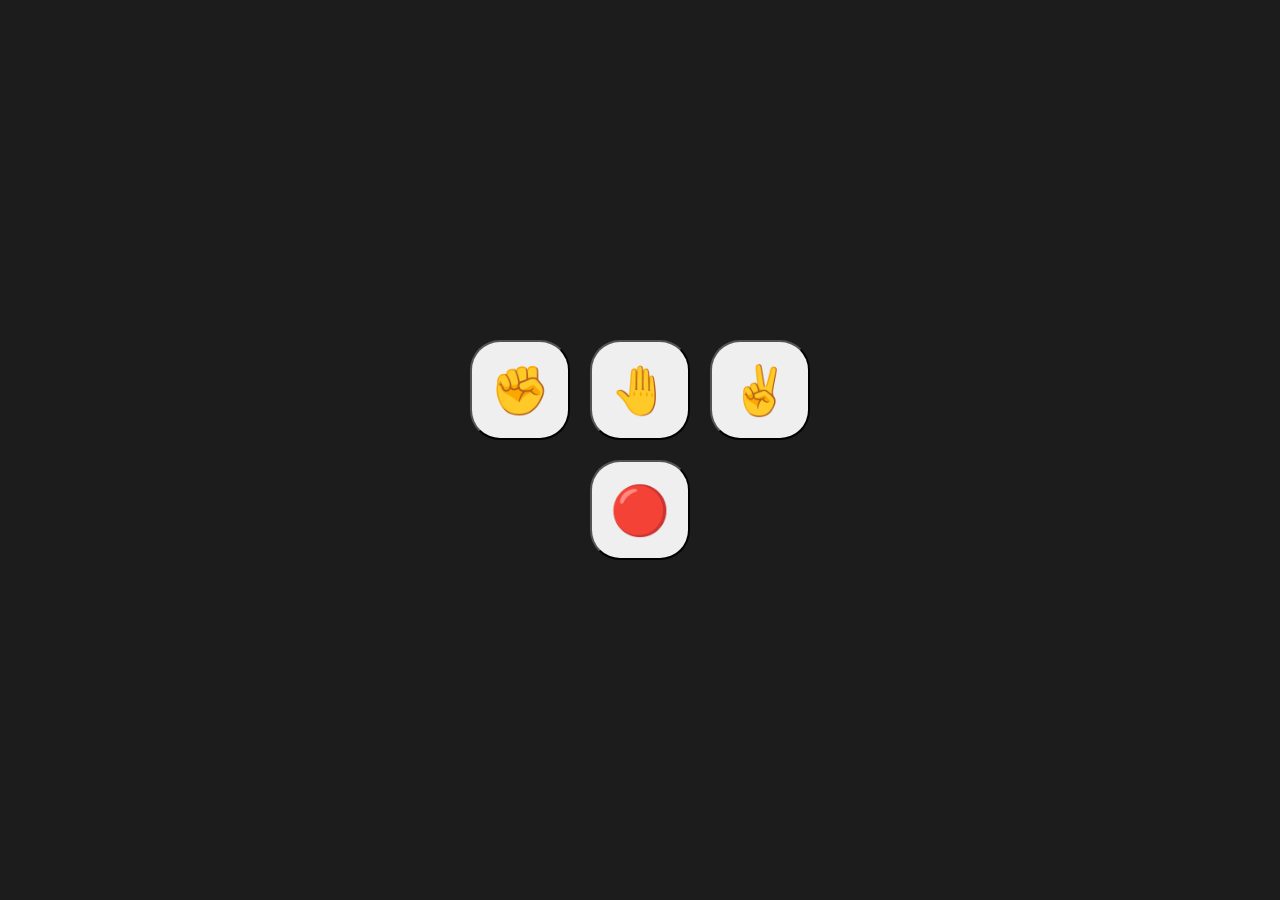
<file: assets/Js-projects/Rock Paper Scissor/index.html>
<!DOCTYPE html>
<html>

<head>
  <meta charset="utf-8">
  <meta name="viewport" content="width=device-width">
  <title>Rock Paper Scrissors</title>
  <link href="style.css" rel="stylesheet" type="text/css" />
</head>

<body>
  <div class="wrapper">
  <div class="buttons">
    <button class="rpsButton" value="Rock">✊</button>
    <button class="rpsButton" value="Paper">🤚</button>
    <button class="rpsButton" value="Scissors">✌</button>
  </div>
  <div class="resultContainer">
  <div id="player-score"></div>
  <div id="hands"></div>
  <div id="result"></div>
  <button id='endGameButton'>🔴</button>
  </div>
  </div>
  
  <script src="script.js"></script>
</body>

</html>
</file>
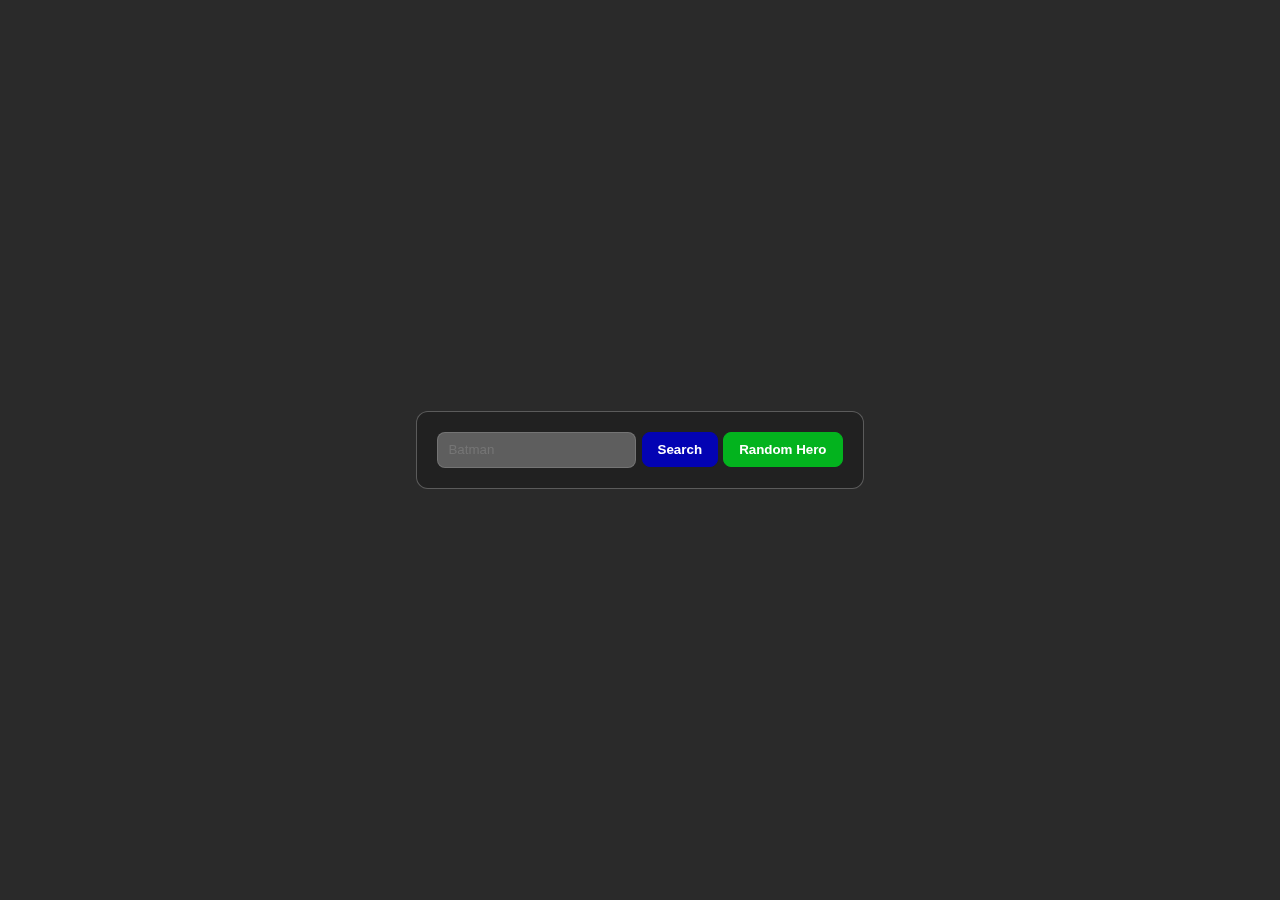
<file: assets/Js-projects/Super Hero app/index.html>
<!DOCTYPE html>
<html lang="en">
<head>
    <meta charset="UTF-8">
    <meta name="viewport" content="width=device-width, initial-scale=1.0">
    <title>Document</title>
    <link rel="stylesheet" href="style.css">
</head>
<body class="heroBody">
    
    <div class="superherodiv">
        <input id="inputHero" type="text" name="" placeholder="Batman">
        <button id="searchBTN" class="searchButton">Search</button>
        <button id="heroBTN" class="heroButton">Random Hero</button>
        <div id="heroImage" class="heroDetail"></div>
        <div id="heroStats" class="herostatistics"></div>
    </div>
    

    <script src="script.js"></script>
</body>
</html>
</file>
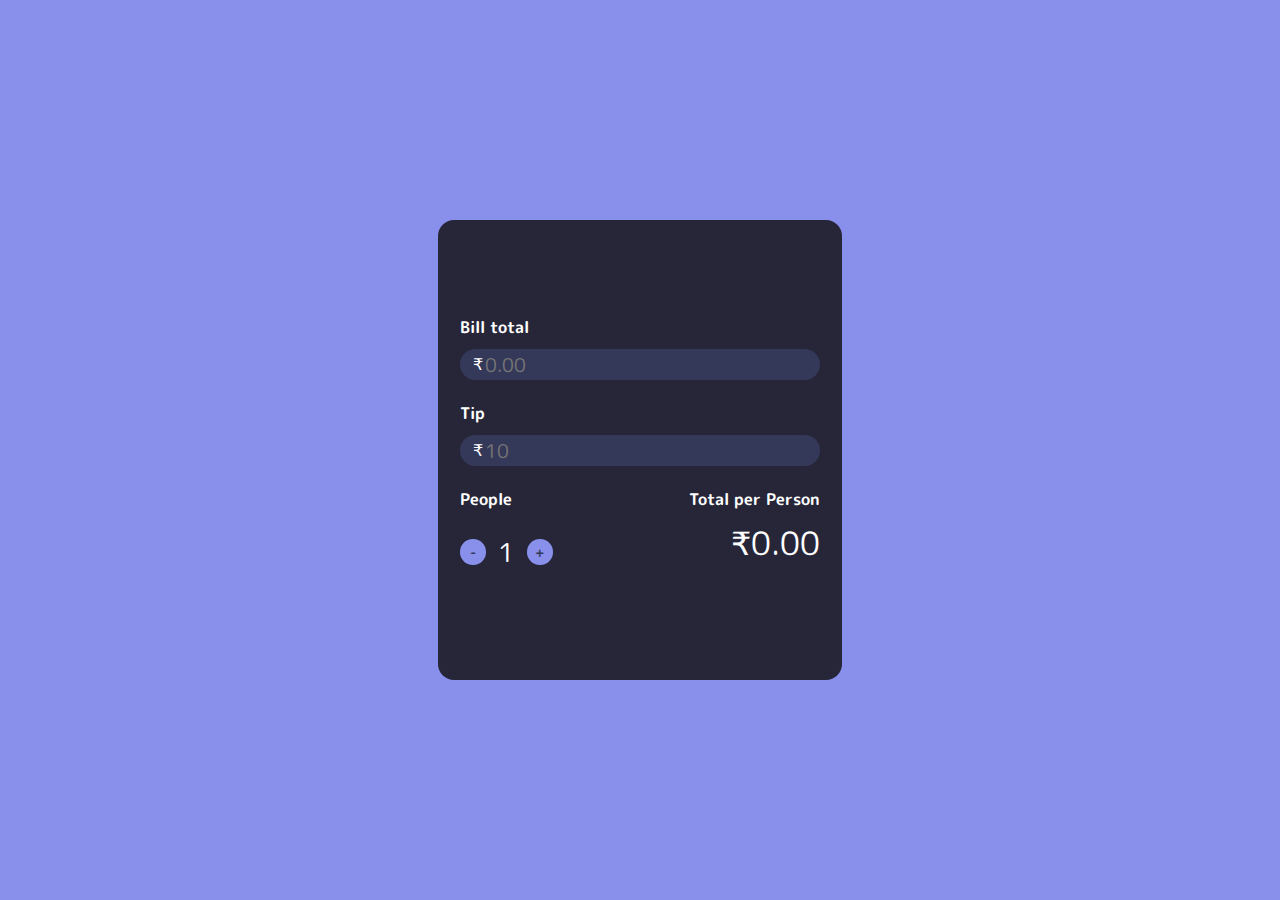
<file: assets/Js-projects/Tip Calculator/index.html>
<!DOCTYPE html>
<html lang="en">
  <head>
    <meta charset="UTF-8" />
    <link rel="preconnect" href="https://fonts.googleapis.com" />
    <link rel="preconnect" href="https://fonts.gstatic.com" crossorigin />
    <link
      href="https://fonts.googleapis.com/css2?family=M+PLUS+Rounded+1c:wght@500&display=swap"
      rel="stylesheet"
    />
    <meta http-equiv="X-UA-Compatible" content="IE=edge" />
    <meta name="viewport" content="width=device-width, initial-scale=1.0" />
    <link rel="stylesheet" href="style.css" type="text/css" />
    <title>Tip Calculator</title>
  </head>
  <body>
    <div class="wrapper">
      <div class="container" id="topContainer">
        <div class="title">Bill total</div>
        <div class="inputContainer">
          <span>₹</span>
          <input
            onkeyup="calculateBill()"
            type="text"
            id="billTotalInput"
            placeholder="0.00"
          />
        </div>
      </div>
      <div class="container">
        <div class="title">Tip</div>
        <div class="inputContainer">
          <span>₹</span>
          <input
            onkeyup="calculateBill()"
            type="text"
            id="tipInput"
            placeholder="10"
          />
        </div>
      </div>
      <div class="container" id="bottom">
        <div class="splitContainer">
          <div class="title">People</div>
          <div class="controls">
            <span class="buttonContainer">
              <button class="splitButton" onclick="decreasePeople()">
                <span class="buttonText">-</span>
              </button>
            </span>
            <span class="splitAmount" id="numberOfPeople">1</span>
            <span class="buttonContainer">
              <button class="splitButton" onclick="increasePeople()">
                <span class="buttonText">+</span>
              </button>
            </span>
          </div>
        </div>
        <div class="totalContainer">
          <div class="title">Total per Person</div>
          <div class="total" id="perPersonTotal">₹0.00</div>
        </div>
      </div>
    </div>

    <script type="text/javascript" src="script.js"></script>
  </body>
</html>
</file>
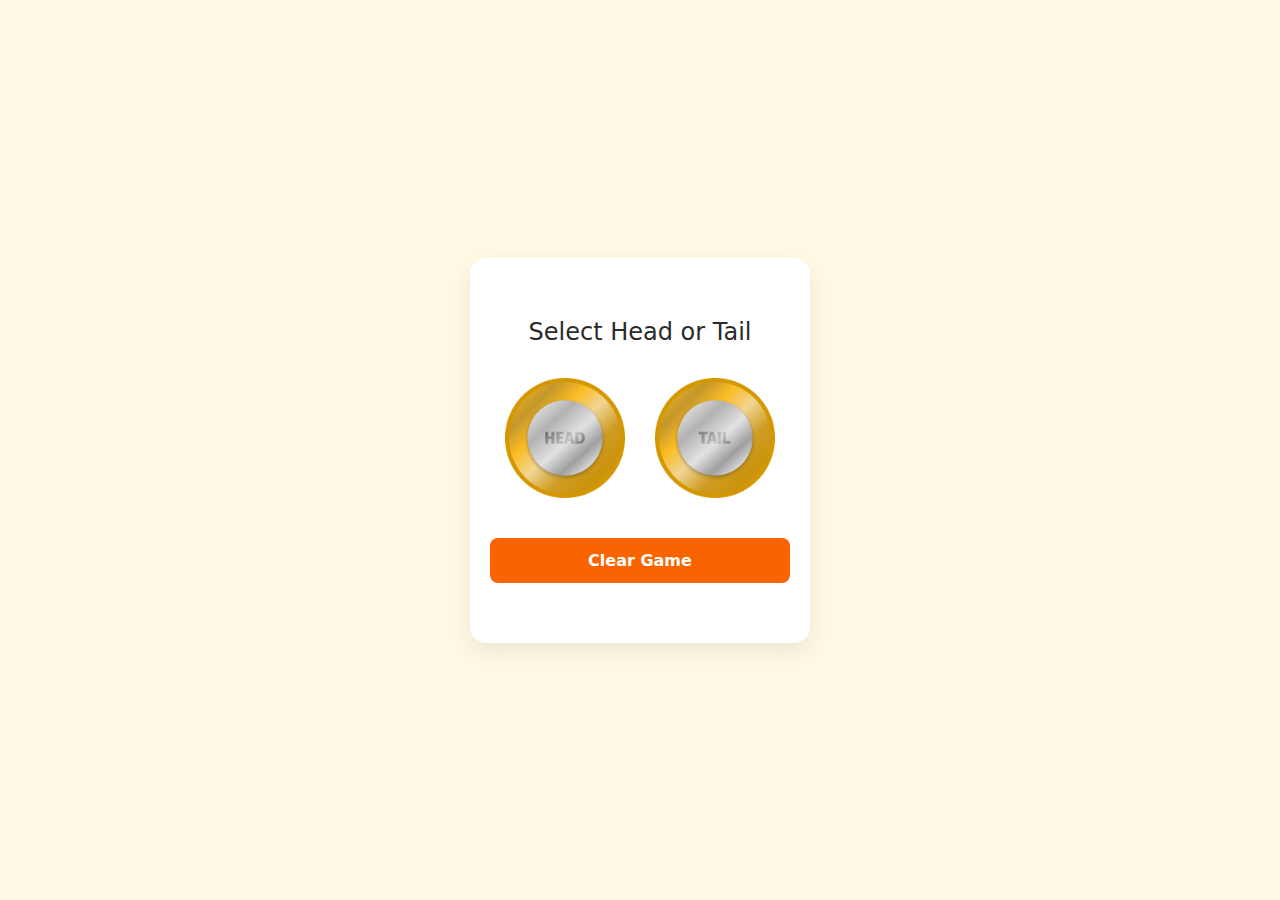
<file: assets/Js-projects/Toss/index.html>
<!DOCTYPE html>
<html lang="en">
<head>
    <meta charset="UTF-8">
    <meta name="viewport" content="width=device-width, initial-scale=1.0">
    <title>Head or Tail</title>
    <link rel="stylesheet" href="style.css">
</head>
<body>

   <div class="mainToss">

    <p class="htSelection">Select Head or Tail</p>

    <div class="tossDiv">
        <button class="selectCoins headBTN" value="Head"></button>
        <button class="selectCoins TailBTN" value="Tail"></button>
    </div>
    
    

    <h2 id="showResult" class="showResult"></h2>
    <h3 id="totalResult" class="totalResult"></h3>

    <button id="clearGame" class="clearGame">Clear Game</button>
   </div>
    


    <script src="script.js"></script>

</body>
</html>
</file>
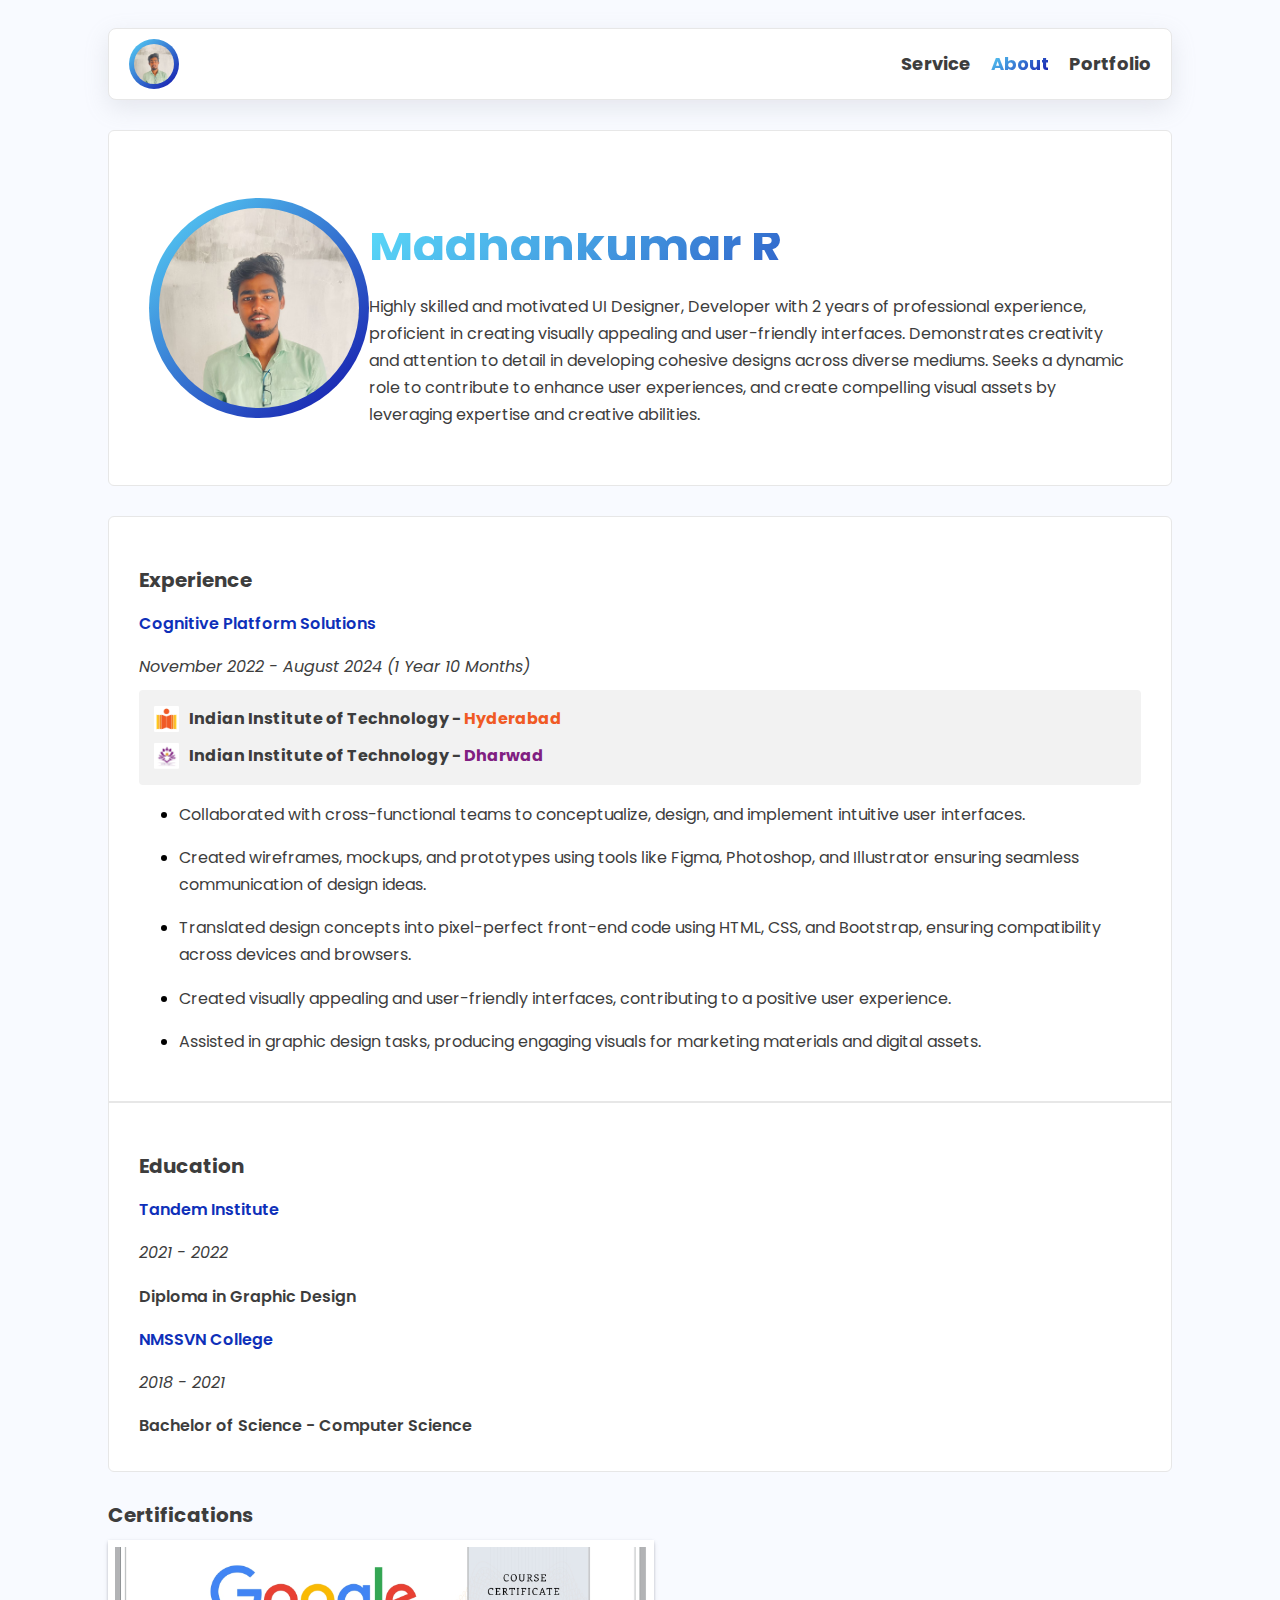
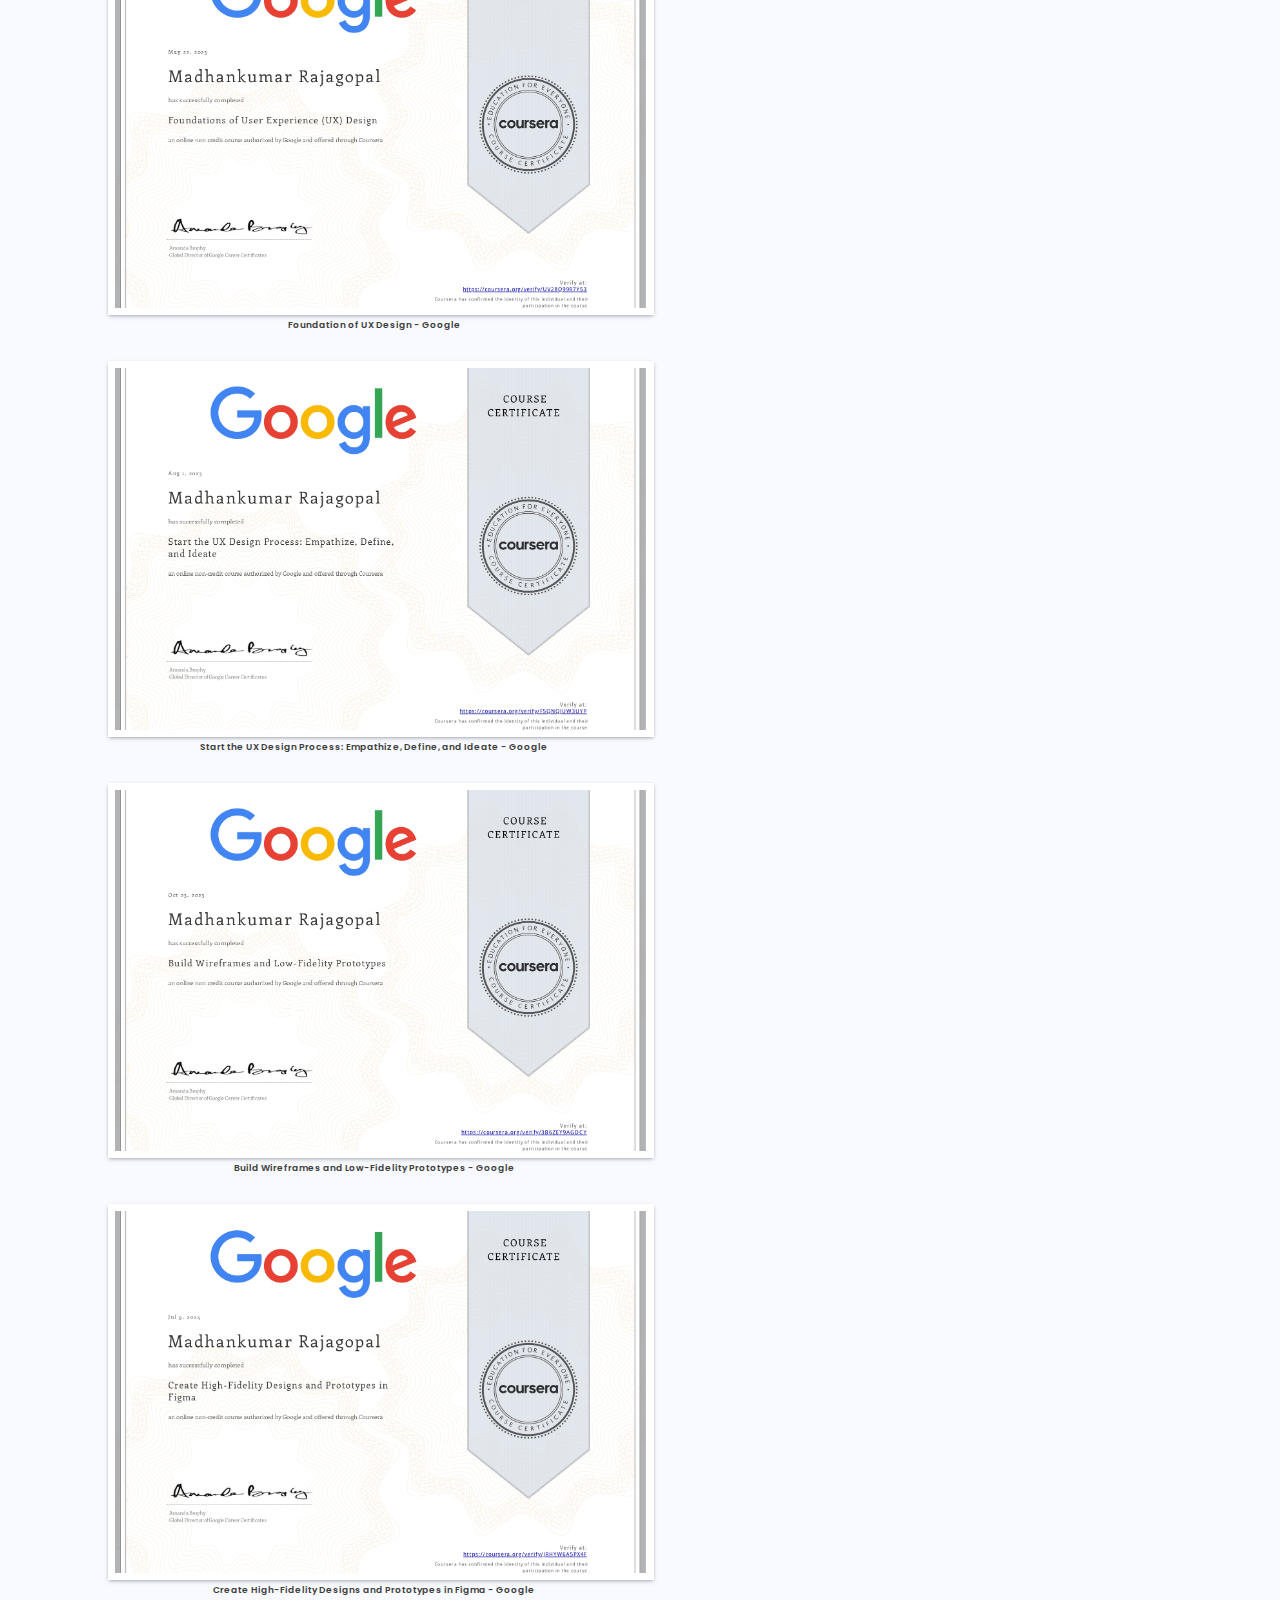
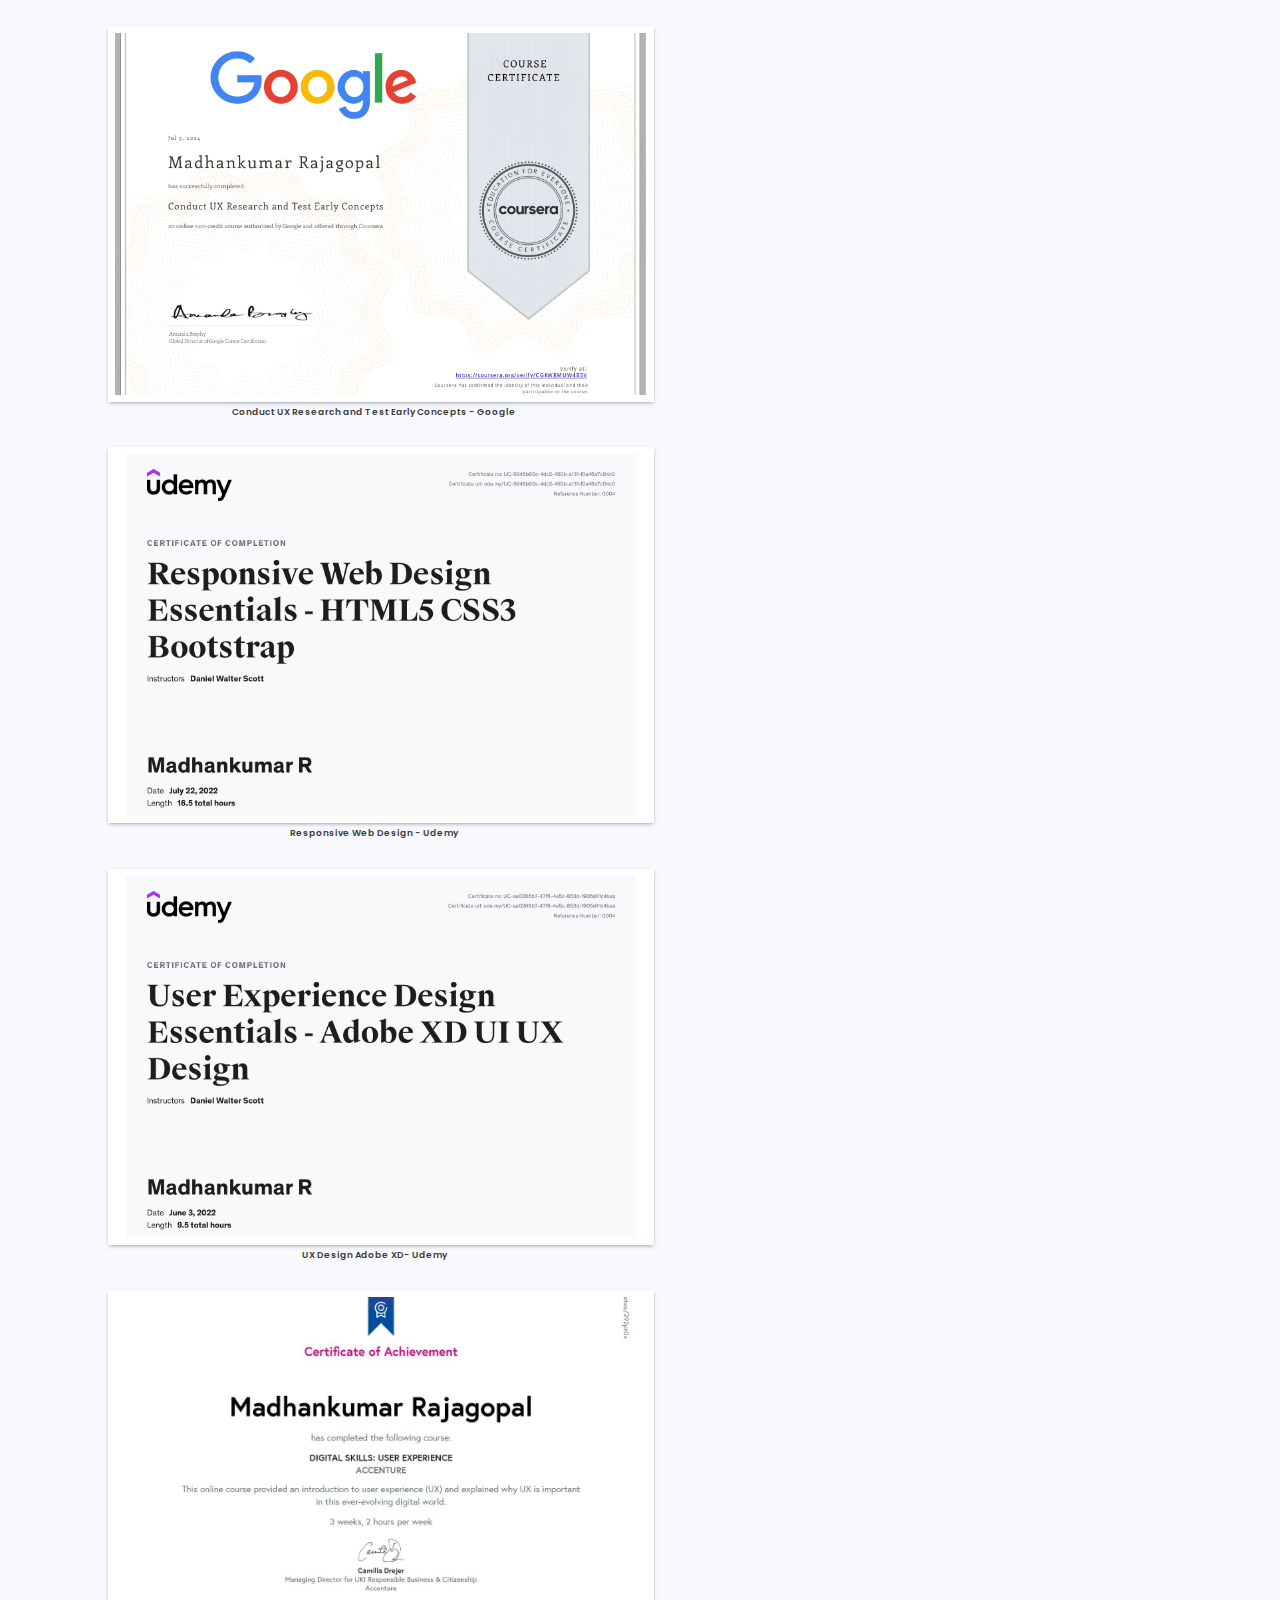
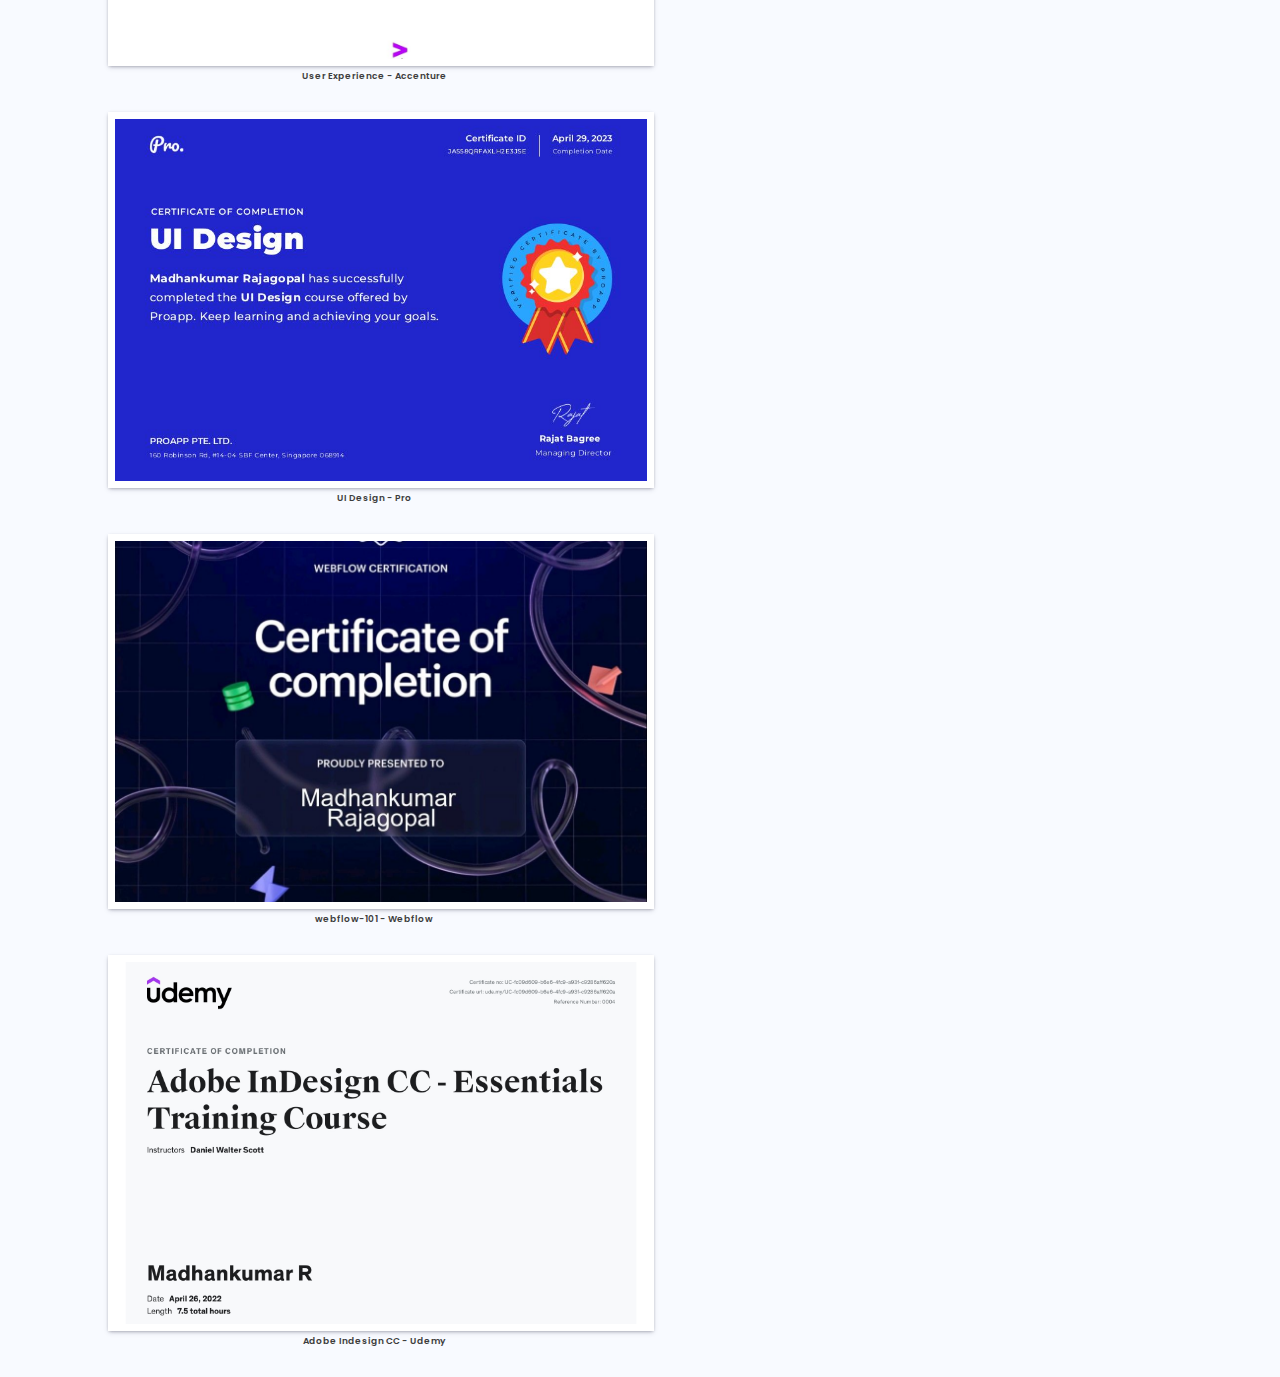
<file: aboutme.html>
<!DOCTYPE html>
<html lang="en">

<head>
    <meta charset="UTF-8">
    <meta name="viewport" content="width=device-width, initial-scale=1.0">
    <title>About Me</title>

     <!-- Bootstrap-css -->
     <link href="https://cdn.jsdelivr.net/npm/bootstrap@5.2.3/dist/css/bootstrap.min.css" rel="stylesheet" integrity="sha384-rbsA2VBKQhggwzxH7pPCaAqO46MgnOM80zW1RWuH61DGLwZJEdK2Kadq2F9CUG65" crossorigin="anonymous">
     <!-- style css -->
     <link rel="stylesheet" href="style.css">
     <link rel="stylesheet" href="mediaquery.css">
 
     <!-- Google fonts -->
     <link rel="preconnect" href="https://fonts.googleapis.com">
     <link rel="preconnect" href="https://fonts.gstatic.com" crossorigin>
     <link
         href="https://fonts.googleapis.com/css2?family=Poppins:ital,wght@0,100;0,200;0,300;0,400;0,500;0,600;0,700;0,800;0,900;1,100;1,200;1,300;1,400;1,500;1,600;1,700;1,800;1,900&display=swap"
         rel="stylesheet">

    <!-- favicon -->
    <link rel="apple-touch-icon" sizes="180x180" href="assets/images/favicon/apple-touch-icon.png">
    <link rel="icon" type="image/png" sizes="32x32" href="assets/images/favicon/favicon-32x32.png">
    <link rel="icon" type="image/png" sizes="16x16" href="assets/images/favicon/favicon-16x16.png">
    <link rel="manifest" href="assets/images/favicon/site.webmanifest">

</head>

<body class="web-body aboutme-body">

    <div class="custom-cursor">

        <div class="about-nav padding-adj-lr">
            <div id="navbar-mkr" class="navbar-mkr max-1400">
                <a href="index.html" class="left-prof-btn">
                    <img src="assets/images/profile-img.jpg" alt="">
                    <div class="home">Home</div>
                </a>
                <div class="nav-btns">
                    <a href="index.html#service-mkr">Service</a>
                    <a href="" class="active-nav">About</a>
                    <a href="portfolio.html">Portfolio</a>                
                </div>
            </div>
        </div>
    
        <div class="padding-adj-lr mt-30">
            <div class="aboutme-main box-style max-1400">
    
                <div class="main-img">
                    <div class="main-image-div">
                        <img src="assets/images/profile-img.jpg" alt="">
                    </div>
                </div>
    
                <div class="about-main-cont col-sm-12 col-md-12 col-lg-8 mt-30  ">
                    <h1 class="main-head">
                        <span class="primary-head">Madhankumar R</span>
                    </h1>
                    <p>Highly skilled and motivated UI Designer, Developer with 2 years of professional
                        experience, proficient in creating visually appealing and user-friendly interfaces. Demonstrates
                        creativity and attention to detail in developing cohesive designs across diverse mediums. Seeks a
                        dynamic role to contribute to enhance user experiences, and create compelling visual assets by
                        leveraging expertise and creative abilities.</p>
                </div>
    
            </div>
    
            <div class="box-style-alt box-style mt-30 mb-30 max-1400">
    
                <div class="experience-box bdr-bottom">
    
                    <h3 class="small-head">Experience</h3>
    
                    <div class="work-set">
                        <h3 class="blue-head">Cognitive Platform Solutions</h3>
                        <h3 class="exp-year">November 2022 - August 2024 (1 Year 10 Months)</h3>
                        <div class="project-detail">
                            <div class="iith">Indian Institute of Technology - <span>Hyderabad</span></div>
                            <div class="iitdh">Indian Institute of Technology - <span>Dharwad</span></div>
                        </div>
    
                        <ul class="exp-bullet">
                            <li><p class="work-details">Collaborated with cross-functional teams to conceptualize, design, and
                                implement intuitive user interfaces.</p></li>
                            <li><p class="work-details">Created wireframes, mockups, and prototypes using tools like Figma,
                                Photoshop, and Illustrator ensuring seamless communication of design ideas.</p></li>
                            <li> <p class="work-details">Translated design concepts into pixel-perfect front-end code using HTML,
                                CSS, and Bootstrap, ensuring compatibility across devices and browsers.</p></li>
                            <li><p class="work-details">Created visually appealing and user-friendly interfaces, contributing to a
                                positive user experience.</p></li>
                            <li> <p class="work-details">Assisted in graphic design tasks, producing engaging visuals for marketing
                                materials and digital assets.</p></li>
                        </ul>
                                  
                    </div>
    
                </div>
    
                <div class="education-box">
    
                    <h3 class="small-head">Education</h3>
    
                    <div class="education-set">
                        <h3 class="blue-head">Tandem Institute</h3>
                        <h3 class="exp-year">2021 - 2022</h3>
                        <p class="education-details">Diploma in Graphic Design</p>
                    </div>
    
                    <div class="education-set">
                        <h3 class="blue-head">NMSSVN College</h3>
                        <h3 class="exp-year">2018 - 2021</h3>
                        <p class="education-details">Bachelor of Science - Computer Science</p>
                    </div>
    
                </div>
    
            </div>


            <div class="row portfolio-proj-row portfolio-image-gallery certification-row max-1400">

                <h3 class="small-head">Certifications</h3>

                <div class="col-sm-6 col-md-6 col-lg-3 certification-col">
                    <a target="_blank" class="project-link">
                        <img src="assets/images/certificates/googleUX-1.jpg" alt="">
                    </a>
                    <p class="certification-title">Foundation of UX Design - <span>Google</span></p>
                </div>

                <div class="col-sm-6 col-md-6 col-lg-3 certification-col">
                    <a target="_blank" class="project-link">
                        <img src="assets/images/certificates/googleUX-2.jpg" alt="">
                    </a>
                    <p class="certification-title">Start the UX Design Process: Empathize, Define, and Ideate - <span>Google</span></p>
                </div>

                <div class="col-sm-6 col-md-6 col-lg-3 certification-col">
                    <a target="_blank" class="project-link">
                        <img src="assets/images/certificates/googleUX-3.jpg" alt="">
                    </a>
                    <p class="certification-title">Build Wireframes and Low-Fidelity Prototypes - <span>Google</span></p>
                </div>

                <div class="col-sm-6 col-md-6 col-lg-3 certification-col">
                    <a target="_blank" class="project-link">
                        <img src="assets/images/certificates/googleUX-4.jpg" alt="">
                    </a>
                    <p class="certification-title">Create High-Fidelity Designs and Prototypes in Figma - <span>Google</span></p>
                </div>

                <div class="col-sm-6 col-md-6 col-lg-3 certification-col">
                    <a target="_blank" class="project-link">
                        <img src="assets/images/certificates/googleUX-5.jpg" alt="">
                    </a>
                    <p class="certification-title">Conduct UX Research and Test Early Concepts - <span>Google</span></p>
                </div>

                <div class="col-sm-6 col-md-6 col-lg-3 certification-col">
                    <a target="_blank" class="project-link">
                        <img src="assets/images/certificates/webdesign.jpg" alt="">
                    </a>
                    <p class="certification-title">Responsive Web Design - <span>Udemy</span></p>
                </div>

                <div class="col-sm-6 col-md-6 col-lg-3 certification-col">
                    <a target="_blank" class="project-link">
                        <img src="assets/images/certificates/ux-adobeXD.jpg" alt="">
                    </a>
                    <p class="certification-title">UX Design Adobe XD- <span>Udemy</span></p>
                </div>

                <div class="col-sm-6 col-md-6 col-lg-3 certification-col">
                    <a target="_blank" class="project-link">
                        <img src="assets/images/certificates/ux-accenture.jpeg" alt="">
                    </a>
                    <p class="certification-title">User Experience - <span>Accenture</span></p>
                </div>

                <div class="col-sm-6 col-md-6 col-lg-3 certification-col">
                    <a target="_blank" class="project-link">
                        <img src="assets/images/certificates/proUI.jpeg" alt="">
                    </a>
                    <p class="certification-title">UI Design - <span>Pro</span></p>
                </div>

                <div class="col-sm-6 col-md-6 col-lg-3 certification-col">
                    <a target="_blank" class="project-link">
                        <img src="assets/images/certificates/webflow-101.jpeg" alt="">
                    </a>
                    <p class="certification-title">webflow-101 - <span>Webflow</span></p>
                </div>

                <div class="col-sm-6 col-md-6 col-lg-3 certification-col">
                    <a target="_blank" class="project-link">
                        <img src="assets/images/certificates/indesign.jpg" alt="">
                    </a>
                    <p class="certification-title">Adobe Indesign CC - <span>Udemy</span></p>
                </div>

            </div>

            <div class="popup-image">
                <span class="close"></span>
                <img src="assets/images/project/kundhavai.jpg" alt="">
            </div>
    
        </div>

    </div>

    







    <!-- Bootstrap JS -->
    <script src="https://cdn.jsdelivr.net/npm/bootstrap@5.2.3/dist/js/bootstrap.bundle.min.js"
        integrity="sha384-kenU1KFdBIe4zVF0s0G1M5b4hcpxyD9F7jL+jjXkk+Q2h455rYXK/7HAuoJl+0I4"
        crossorigin="anonymous"></script>
    <script src="https://cdn.jsdelivr.net/npm/@popperjs/core@2.11.6/dist/umd/popper.min.js"
        integrity="sha384-oBqDVmMz9ATKxIep9tiCxS/Z9fNfEXiDAYTujMAeBAsjFuCZSmKbSSUnQlmh/jp3"
        crossorigin="anonymous"></script>
    <script src="https://cdn.jsdelivr.net/npm/bootstrap@5.2.3/dist/js/bootstrap.min.js"
        integrity="sha384-cuYeSxntonz0PPNlHhBs68uyIAVpIIOZZ5JqeqvYYIcEL727kskC66kF92t6Xl2V"
        crossorigin="anonymous"></script>
    
    <script src="script.js"></script>

</body>
</file>
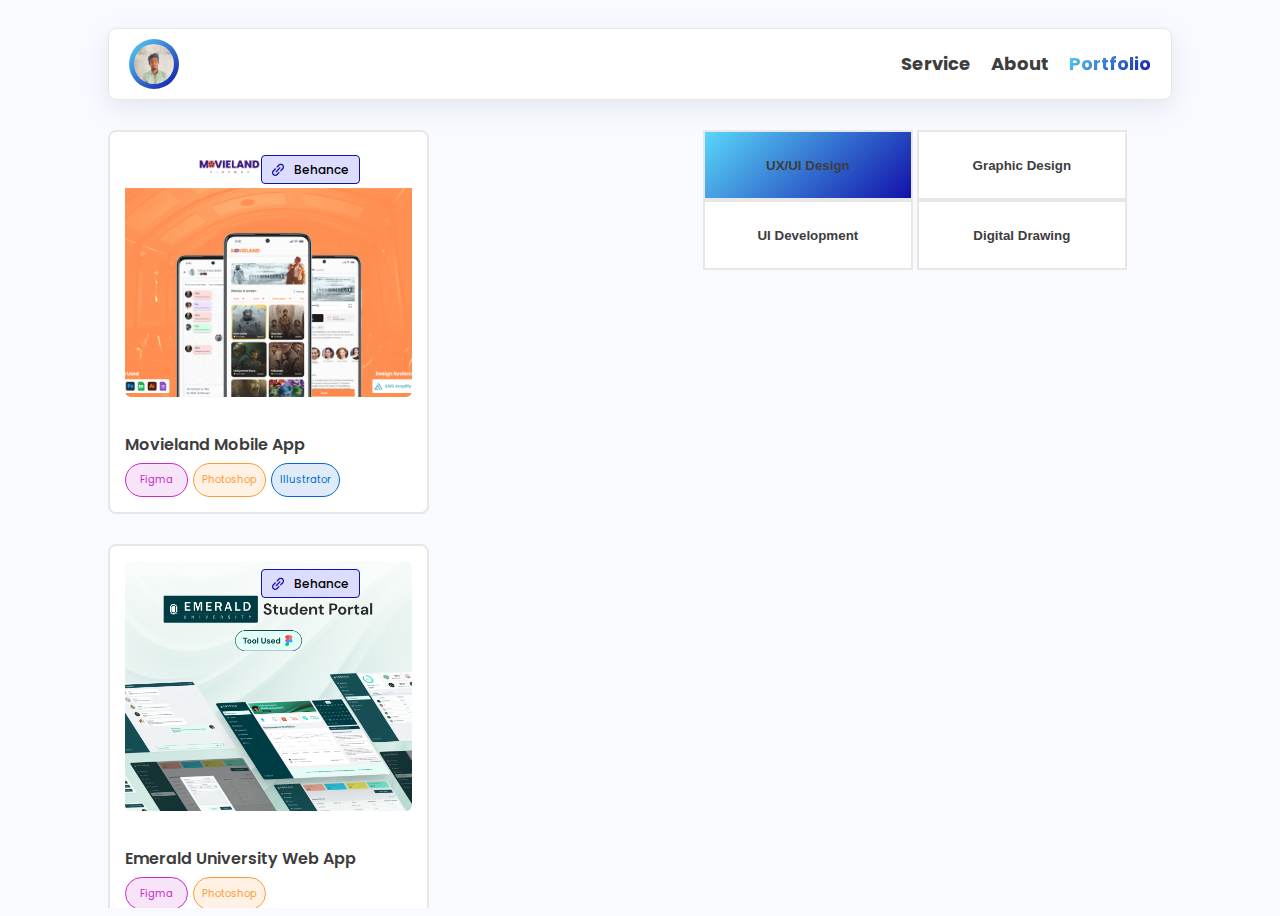
<file: portfolio.html>
<!DOCTYPE html>
<html lang="en">

<head>
    <meta charset="UTF-8">
    <meta name="viewport" content="width=device-width, initial-scale=1.0">
    <title>Portfolio</title>

    <!-- Bootstrap-css -->
    <link href="https://cdn.jsdelivr.net/npm/bootstrap@5.2.3/dist/css/bootstrap.min.css" rel="stylesheet" integrity="sha384-rbsA2VBKQhggwzxH7pPCaAqO46MgnOM80zW1RWuH61DGLwZJEdK2Kadq2F9CUG65" crossorigin="anonymous">
    <!-- style css -->
    <link rel="stylesheet" href="style.css">
    <link rel="stylesheet" href="mediaquery.css">

    <!-- Google fonts -->
    <link rel="preconnect" href="https://fonts.googleapis.com">
    <link rel="preconnect" href="https://fonts.gstatic.com" crossorigin>
    <link
        href="https://fonts.googleapis.com/css2?family=Poppins:ital,wght@0,100;0,200;0,300;0,400;0,500;0,600;0,700;0,800;0,900;1,100;1,200;1,300;1,400;1,500;1,600;1,700;1,800;1,900&display=swap"
        rel="stylesheet">

    <!-- favicon -->
    <link rel="apple-touch-icon" sizes="180x180" href="assets/images/favicon/apple-touch-icon.png">
    <link rel="icon" type="image/png" sizes="32x32" href="assets/images/favicon/favicon-32x32.png">
    <link rel="icon" type="image/png" sizes="16x16" href="assets/images/favicon/favicon-16x16.png">
    <link rel="manifest" href="assets/images/favicon/site.webmanifest">

</head>

<body class="web-body portfolio-body">

    <div class="custom-cursor">

        <div class="about-nav padding-adj-lr max-1400">
            <div id="navbar-mkr" class="navbar-mkr">
                <a href="index.html" class="left-prof-btn">
                    <img src="assets/images/profile-img.jpg" alt="">
                    <div class="home">Home</div>
                </a>
                <div class="nav-btns">
                    <a href="index.html#service-mkr">Service</a>
                    <a href="aboutme.html">About</a>
                    <a href="" class="active-nav">Portfolio</a>
                </div>
            </div>
        </div>


        <div class="portfolio-main max-1400 padding-adj-lr mt-30">
            <div class="d-flex portfolio-tab-flex">
                <div class="nav flex-column nav-pills me-3" id="v-pills-tab" role="tablist" aria-orientation="vertical">
                  <button class="nav-link active" id="v-pills-uxui-tab" data-bs-toggle="pill" data-bs-target="#v-pills-uxui" type="button" role="tab" aria-controls="v-pills-home" aria-selected="true">UX/UI Design</button>
                  <button class="nav-link" id="v-pills-graphic-tab" data-bs-toggle="pill" data-bs-target="#v-pills-graphic" type="button" role="tab" aria-controls="v-pills-profile" aria-selected="false">Graphic Design</button>
                  <button class="nav-link" id="v-pills-uidev-tab" data-bs-toggle="pill" data-bs-target="#v-pills-uidev" type="button" role="tab" aria-controls="v-pills-profile" aria-selected="false">UI Development</button>
                  <button class="nav-link" id="v-pills-digidraw-tab" data-bs-toggle="pill" data-bs-target="#v-pills-digidraw" type="button" role="tab" aria-controls="v-pills-profile" aria-selected="false">Digital Drawing</button>
                  
                </div>
                <div class="tab-content" id="v-pills-tabContent">
                    
                  <div class="tab-pane fade show active" id="v-pills-uxui" role="tabpanel" aria-labelledby="v-pills-uxui-tab" tabindex="0">
    
                    <div class="row portfolio-proj-row">

                        <div class="col-sm-12 col-md-6 col-lg-4 redirect-link">
                            <a href="https://www.behance.net/gallery/205128599/Movie-Seat-Booking-MobileApp-UX-Case-study" target="_blank" class="project-link">
                                <img src="assets/images/project/movieland-thumbnail.jpg" alt="">
                                <div class="project-info">
                                    <div class="project-card-title">
                                        <p class="proj-title-p">Movieland Mobile App</p>
                                        <div class="project-specs">
                                            <p class="purple">Figma</p>
                                            <p class="orange">Photoshop</p>
                                            <p class="blue">Illustrator</p>
                                        </div>
                                    </div>
                                </div>
                            </a>
                        </div>

                        <div class="col-sm-12 col-md-6 col-lg-4 redirect-link">
                            <a href="https://www.behance.net/gallery/197567659/Emerald-University-Student-Portal" target="_blank" class="project-link">
                                <img src="assets/images/project/Eu-thumbnail.jpg" alt="">
                                <div class="project-info">
                                    <div class="project-card-title">
                                        <p class="proj-title-p">Emerald University Web App</p>
                                        <div class="project-specs">
                                            <p class="purple">Figma</p>
                                            <p class="orange">Photoshop</p>
                                            <!-- <p class="blue">Illustrator</p> -->
                                        </div>
                                    </div>
                                </div>
                            </a>
                        </div>

                        <div class="col-sm-12 col-md-6 col-lg-4 redirect-link">
                            <a href="https://www.behance.net/gallery/167468441/Kumars-Milkshake-Mobile-Application-UXUI-Design" target="_blank" class="project-link">
                                <img src="assets/images/project/mikshake-thumbnail.png" alt="">
                                <div class="project-info">
                                    <div class="project-card-title">
                                        <p class="proj-title-p">Kumar Milkshake Mobile App</p>
                                        <div class="project-specs">
                                            <p class="purple">Adobe XD</p>
                                            <!-- <p class="orange">Photoshop</p>
                                            <p class="blue">Illustrator</p> -->
                                        </div>
                                    </div>
                                </div>
                            </a>
                        </div>

                        <div class="col-sm-12 col-md-6 col-lg-4 portfolio-image-gallery">
                            <a class="project-link">
                                <img src="assets/images/project/Organized.jpg" alt="">
                                <div class="project-info">
                                    <div class="project-card-title">
                                        <p class="proj-title-p">Project Management Dashboard</p>
                                        <div class="project-specs">
                                            <p class="purple">Figma</p>
                                            <!-- <p class="orange">Photoshop</p> -->
                                            <!-- <p class="blue">Illustrator</p> -->
                                        </div>
                                    </div>
                                </div>
                            </a>
                        </div>

                        

                    </div>
                    
                  </div>
                  <div class="tab-pane fade" id="v-pills-graphic" role="tabpanel" aria-labelledby="v-pills-graphic-tab" tabindex="0">



                    <div class="row portfolio-proj-row">

                        

                        <div class="col-sm-12 col-md-6 col-lg-4 m-0 redirect-link">
                            <a class="project-link" href="https://www.behance.net/gallery/191799411/DreamFrame%28Film-Making-Academy%29-Brand-Design" target="_blank">
                                <img src="assets/images/project/dreamzone-thumbnail.png" alt="">
                                <div class="project-info">
                                    <div class="project-card-title">
                                        <p class="proj-title-p">Dreamframe Brand Design</p>
                                        <div class="project-specs">
                                            <p class="purple">Brand Design</p>
                                            <p class="orange">Photoshop</p>
                                            <p class="blue">Illustrator</p>
                                            
                                        </div>
                                    </div>
                                </div>
                            </a>
                        </div>

                        <div class="col-sm-12 col-md-6 col-lg-4 portfolio-image-gallery">
                            <a class="project-link">
                                <img src="assets/images/project/sprite-poster.jpg" alt="">
                                <div class="project-info">
                                    <div class="project-card-title">
                                        <p class="proj-title-p">Soft Drinks Poster</p>
                                        <div class="project-specs">
                                            <p class="purple">Poster Design</p>
                                            <p class="orange">Photoshop</p>
                                            <!-- <p class="blue">Illustrator</p> -->
                                        </div>
                                    </div>
                                </div>
                            </a>
                        </div>


                        <div class="col-sm-12 col-md-6 col-lg-4 portfolio-image-gallery">
                            <a class="project-link">
                                <img src="assets/images/project/gaming-laptop.jpg" alt="">
                                <div class="project-info">
                                    <div class="project-card-title">
                                        <p class="proj-title-p">Gaming Laptop Poster</p>
                                        <div class="project-specs">
                                            <p class="purple">Poster Design</p>
                                            <p class="orange">Photoshop</p>
                                            <!-- <p class="blue">Illustrator</p> -->
                                        </div>
                                    </div>
                                </div>
                            </a>
                        </div>

                        

                        <div class="col-sm-12 col-md-6 col-lg-4 portfolio-image-gallery">
                            <a class="project-link">
                                <img src="assets/images/project/Biriyani.jpg" alt="">
                                <div class="project-info">
                                    <div class="project-card-title">
                                        <p class="proj-title-p">Biriyani shop Poster</p>
                                        <div class="project-specs">
                                            <p class="purple">Poster Design</p>
                                            <p class="orange">Photoshop</p>
                                            <!-- <p class="blue">Illustrator</p> -->
                                        </div>
                                    </div>
                                </div>
                            </a>
                        </div>

                        <div class="col-sm-12 col-md-6 col-lg-4 portfolio-image-gallery">
                            <a class="project-link">
                                <img src="assets/images/project/UFO-photo-manipulation.png" alt="">
                                <div class="project-info">
                                    <div class="project-card-title">
                                        <p class="proj-title-p">UFO</p>
                                        <div class="project-specs">
                                            <p class="purple">Photo manipulation</p>
                                            <p class="orange">Photoshop</p>
                                            <!-- <p class="blue">Illustrator</p> -->
                                        </div>
                                    </div>
                                </div>
                            </a>
                        </div>

                        <div class="col-sm-12 col-md-6 col-lg-4 portfolio-image-gallery">
                            <a class="project-link">
                                <img src="assets/images/project/dog-photo-manipulation.png" alt="">
                                <div class="project-info">
                                    <div class="project-card-title">
                                        <p class="proj-title-p">Dog with Fish boul</p>
                                        <div class="project-specs">
                                            <p class="purple">Photo manipulation</p>
                                            <p class="orange">Photoshop</p>
                                            <!-- <p class="blue">Illustrator</p> -->
                                        </div>
                                    </div>
                                </div>
                            </a>
                        </div>

                        <div class="col-sm-12 col-md-6 col-lg-4 portfolio-image-gallery">
                            <a class="project-link">
                                <img src="assets/images/project/space-photo-manipulation.png" alt="">
                                <div class="project-info">
                                    <div class="project-card-title">
                                        <p class="proj-title-p">Space and Butterfly</p>
                                        <div class="project-specs">
                                            <p class="purple">Photo manipulation</p>
                                            <p class="orange">Photoshop</p>
                                            <!-- <p class="blue">Illustrator</p> -->
                                        </div>
                                    </div>
                                </div>
                            </a>
                        </div>

                        <div class="col-sm-12 col-md-6 col-lg-4 portfolio-image-gallery">
                            <a class="project-link">
                                <img src="assets/images/project/Bulding-illustrator.png" alt="">
                                <div class="project-info">
                                    <div class="project-card-title">
                                        <p class="proj-title-p">Skyscrapper and Plane</p>
                                        <div class="project-specs">
                                            <p class="purple">Vector Art</p>
                                            <p class="orange">Illustrator</p>
                                            <!-- <p class="blue">Illustrator</p> -->
                                        </div>
                                    </div>
                                </div>
                            </a>
                        </div>

                        <div class="col-sm-12 col-md-6 col-lg-4 portfolio-image-gallery">
                            <a class="project-link">
                                <img src="assets/images/project/MarvelxDC-photo-manipulation.png" alt="">
                                <div class="project-info">
                                    <div class="project-card-title">
                                        <p class="proj-title-p">Marvel x DC</p>
                                        <div class="project-specs">
                                            <p class="purple">Photo manipulation</p>
                                            <p class="orange">Photoshop</p>
                                            <!-- <p class="blue">Illustrator</p> -->
                                        </div>
                                    </div>
                                </div>
                            </a>
                        </div>

                        



                    </div>   
    
    
                  </div>
                  <div class="tab-pane fade" id="v-pills-uidev" role="tabpanel" aria-labelledby="v-pills-uidev-tab" tabindex="0">

                    <div class="row portfolio-proj-row">

                        <div class="col-sm-12 col-md-6 col-lg-4 redirect-new">
                            <a href="assets/Js-projects/Toss/index.html" target="_blank" class="project-link">
                                <img src="assets/images/project/tossHT.png" alt="">
                                <div class="project-info">
                                    <div class="project-card-title">
                                        <p class="proj-title-p">Head or Tail</p>
                                        <div class="project-specs">
                                            <p class="purple">HTML</p>
                                            <p class="orange">CSS</p>
                                            <p class="blue">Javacript</p>
                                        </div>
                                    </div>
                                </div>
                            </a>
                        </div>

                        <div class="col-sm-12 col-md-6 col-lg-4 redirect-new">
                            <a href="assets/Js-projects/Rock Paper Scissor/index.html" target="_blank" class="project-link">
                                <img src="assets/images/project/rpsimg.png" alt="">
                                <div class="project-info">
                                    <div class="project-card-title">
                                        <p class="proj-title-p">Rock Paper Scissor</p>
                                        <div class="project-specs">
                                            <p class="purple">HTML</p>
                                            <p class="orange">CSS</p>
                                            <p class="blue">Javacript</p>
                                        </div>
                                    </div>
                                </div>
                            </a>
                        </div>

                        <div class="col-sm-12 col-md-6 col-lg-4 redirect-new">
                            <a href="assets/Js-projects/Click Counter/index.html" target="_blank" class="project-link">
                                <img src="assets/images/project/clickcount.png" alt="">
                                <div class="project-info">
                                    <div class="project-card-title">
                                        <p class="proj-title-p">Click Counter</p>
                                        <div class="project-specs">
                                            <p class="purple">HTML</p>
                                            <p class="orange">CSS</p>
                                            <p class="blue">Javacript</p>
                                        </div>
                                    </div>
                                </div>
                            </a>
                        </div>

                        <div class="col-sm-12 col-md-6 col-lg-4 redirect-new">
                            <a href="assets/Js-projects/Super Hero app/index.html" target="_blank" class="project-link">
                                <img src="assets/images/project/heroAPP.png" alt="">
                                <div class="project-info">
                                    <div class="project-card-title">
                                        <p class="proj-title-p">Super Hero app</p>
                                        <div class="project-specs">
                                            <p class="purple">HTML</p>
                                            <p class="orange">CSS</p>
                                            <p class="blue">Javacript</p>
                                            <p class="Rose">API</p>
                                        </div>
                                    </div>
                                </div>
                            </a>
                        </div>

                        <div class="col-sm-12 col-md-6 col-lg-4 redirect-new">
                            <a href="assets/Js-projects/Tip Calculator/index.html" target="_blank" class="project-link">
                                <img src="assets/images/project/tipcalc.png" alt="">
                                <div class="project-info">
                                    <div class="project-card-title">
                                        <p class="proj-title-p">Tip Calculator</p>
                                        <div class="project-specs">
                                            <p class="purple">HTML</p>
                                            <p class="orange">CSS</p>
                                            <p class="blue">Javacript</p>
                                        </div>
                                    </div>
                                </div>
                            </a>
                        </div>

                        <div class="col-sm-12 col-md-6 col-lg-4 redirect-new">
                            <a href="assets/Js-projects/DogAPI/index.html" target="_blank" class="project-link">
                                <img src="assets/images/project/dogAPI.png" alt="">
                                <div class="project-info">
                                    <div class="project-card-title">
                                        <p class="proj-title-p">DogAPI</p>
                                        <div class="project-specs">
                                            <p class="purple">HTML</p>
                                            <p class="orange">CSS</p>
                                            <p class="blue">Javacript</p>
                                            <p class="Rose">API</p>
                                        </div>
                                    </div>
                                </div>
                            </a>
                        </div>

                        <div class="col-sm-12 col-md-6 col-lg-4 redirect-new">
                            <a href="assets/Js-projects/adare-restaurant.io-main/index.html" target="_blank" class="project-link">
                                <img src="assets/images/project/adare.png" alt="">
                                <div class="project-info">
                                    <div class="project-card-title">
                                        <p class="proj-title-p">DogAPI</p>
                                        <div class="project-specs">
                                            <p class="purple">HTML</p>
                                            <p class="orange">CSS</p>
                                            <!-- <p class="blue">Bootstrap</p> -->
                                            <!-- <p class="Rose">API</p> -->
                                        </div>
                                    </div>
                                </div>
                            </a>
                        </div>

                        <div class="col-sm-12 col-md-6 col-lg-4 redirect-new">
                            <a href="assets/Js-projects/ey-replecate-main/index.html" target="_blank" class="project-link">
                                <img src="assets/images/project/ey.png" alt="">
                                <div class="project-info">
                                    <div class="project-card-title">
                                        <p class="proj-title-p">DogAPI</p>
                                        <div class="project-specs">
                                            <p class="purple">HTML</p>
                                            <p class="orange">CSS</p>
                                            <p class="blue">Bootstrap</p>
                                            <!-- <p class="Rose">API</p> -->
                                        </div>
                                    </div>
                                </div>
                            </a>
                        </div>

                       

                    </div>
    
    
                  </div>
                  <div class="tab-pane fade" id="v-pills-digidraw" role="tabpanel" aria-labelledby="v-pills-digidraw-tab" tabindex="0">
                    

                    <div class="row portfolio-proj-row portfolio-image-gallery">

                        <div class="col-sm-12 col-md-6 col-lg-4">
                            <a class="project-link">
                                <img src="assets/images/project/kundhavai.jpg" alt="">
                                <div class="project-info">
                                    <div class="project-card-title">
                                        <p class="proj-title-p">Kundhavai</p>
                                        <div class="project-specs">
                                            <p class="purple">Ibis Paint X</p>
                                            <!-- <p class="orange">Photoshop</p>
                                            <p class="blue">Illustrator</p> -->
                                        </div>
                                    </div>
                                </div>
                            </a>
                        </div>
    
                        <div class="col-sm-12 col-md-6 col-lg-4">
                            <a class="project-link">
                                <img src="assets/images/project/sam-keer-toon.jpg" alt="">
                                <div class="project-info">
                                    <div class="project-card-title">
                                        <p class="proj-title-p">Samantha Kerr</p>
                                        <div class="project-specs">
                                            <p class="purple">Ibis Paint X</p>
                                            <!-- <p class="orange">Photoshop</p>
                                            <p class="blue">Illustrator</p> -->
                                        </div>
                                    </div>
                                </div>
                            </a>
                        </div>
    
                        <div class="col-sm-12 col-md-6 col-lg-4">
                            <a class="project-link">
                                <img src="assets/images/project/captain-America.jpg" alt="">
                                <div class="project-info">
                                    <div class="project-card-title">
                                        <p class="proj-title-p">Captain America</p>
                                        <div class="project-specs">
                                            <p class="purple">Ibis Paint X</p>
                                            <!-- <p class="orange">Photoshop</p>
                                            <p class="blue">Illustrator</p> -->
                                        </div>
                                    </div>
                                </div>
                            </a>
                        </div>
    
                        <div class="col-sm-12 col-md-6 col-lg-4">
                            <a class="project-link">
                                <img src="assets/images/project/saii-pallavi.jpg" alt="">
                                <div class="project-info">
                                    <div class="project-card-title">
                                        <p class="proj-title-p">Sai Pallavi</p>
                                        <div class="project-specs">
                                            <p class="purple">Ibis Paint X</p>
                                            <!-- <p class="orange">Photoshop</p>
                                            <p class="blue">Illustrator</p> -->
                                        </div>
                                    </div>
                                </div>
                            </a>
                        </div>
    
                        <div class="col-sm-12 col-md-6 col-lg-4">
                            <a class="project-link">
                                <img src="assets/images/project/hazard-geometric.jpg" alt="">
                                <div class="project-info">
                                    <div class="project-card-title">
                                        <p class="proj-title-p">Prism Art - Hazard</p>
                                        <div class="project-specs">
                                            <p class="purple">Ibis Paint X</p>
                                            <!-- <p class="orange">Photoshop</p>
                                            <p class="blue">Illustrator</p> -->
                                        </div>
                                    </div>
                                </div>
                            </a>
                        </div>
    
                        <div class="col-sm-12 col-md-6 col-lg-4">
                            <a class="project-link">
                                <img src="assets/images/project/emilia-clarke.jpg" alt="">
                                <div class="project-info">
                                    <div class="project-card-title">
                                        <p class="proj-title-p">Emilia Clarke</p>
                                        <div class="project-specs">
                                            <p class="purple">Ibis Paint X</p>
                                            <!-- <p class="orange">Photoshop</p>
                                            <p class="blue">Illustrator</p> -->
                                        </div>
                                    </div>
                                </div>
                            </a>
                        </div>
    
                        <div class="col-sm-12 col-md-6 col-lg-4">
                            <a class="project-link">
                                <img src="assets/images/project/dr-strange.jpg" alt="">
                                <div class="project-info">
                                    <div class="project-card-title">
                                        <p class="proj-title-p">Dr.Strange</p>
                                        <div class="project-specs">
                                            <p class="purple">Ibis Paint X</p>
                                            <!-- <p class="orange">Photoshop</p>
                                            <p class="blue">Illustrator</p> -->
                                        </div>
                                    </div>
                                </div>
                            </a>
                        </div>
    
                        <div class="col-sm-12 col-md-6 col-lg-4">
                            <a class="project-link">
                                <img src="assets/images/project/manadu.jpg" alt="">
                                <div class="project-info">
                                    <div class="project-card-title">
                                        <p class="proj-title-p">Manadu</p>
                                        <div class="project-specs">
                                            <p class="purple">Ibis Paint X</p>
                                            <!-- <p class="orange">Photoshop</p>
                                            <p class="blue">Illustrator</p> -->
                                        </div>
                                    </div>
                                </div>
                            </a>
                        </div>
    
                        <div class="col-sm-12 col-md-6 col-lg-4">
                            <a class="project-link">
                                <img src="assets/images/project/captain-prce.jpg" alt="">
                                <div class="project-info">
                                    <div class="project-card-title">
                                        <p class="proj-title-p">Captain Price</p>
                                        <div class="project-specs">
                                            <p class="purple">Ibis Paint X</p>
                                            <!-- <p class="orange">Photoshop</p>
                                            <p class="blue">Illustrator</p> -->
                                        </div>
                                    </div>
                                </div>
                            </a>
                        </div>
    
                        <div class="col-sm-12 col-md-6 col-lg-4">
                            <a class="project-link">
                                <img src="assets/images/project/eden-hazar-toon.jpg" alt="">
                                <div class="project-info">
                                    <div class="project-card-title">
                                        <p class="proj-title-p">Eden Hazard</p>
                                        <div class="project-specs">
                                            <p class="purple">Ibis Paint X</p>
                                            <!-- <p class="orange">Photoshop</p>
                                            <p class="blue">Illustrator</p> -->
                                        </div>
                                    </div>
                                </div>
                            </a>
                        </div>
    
                        <div class="col-sm-12 col-md-6 col-lg-4">
                            <a class="project-link">
                                <img src="assets/images/project/mesut-ozil.jpg" alt="">
                                <div class="project-info">
                                    <div class="project-card-title">
                                        <p class="proj-title-p">Mesut Ozil</p>
                                        <div class="project-specs">
                                            <p class="purple">Ibis Paint X</p>
                                            <!-- <p class="orange">Photoshop</p>
                                            <p class="blue">Illustrator</p> -->
                                        </div>
                                    </div>
                                </div>
                            </a>
                        </div>
    
                        <div class="col-sm-12 col-md-6 col-lg-4">
                            <a class="project-link">
                                <img src="assets/images/project/warrior.jpg" alt="">
                                <div class="project-info">
                                    <div class="project-card-title">
                                        <p class="proj-title-p">Warrior</p>
                                        <div class="project-specs">
                                            <p class="purple">Ibis Paint X</p>
                                            <!-- <p class="orange">Photoshop</p>
                                            <p class="blue">Illustrator</p> -->
                                        </div>
                                    </div>
                                </div>
                            </a>
                        </div>


                    </div>
    
    
                  </div>
    
                  
                </div>
              </div>
        </div>

    </div>

    <div class="popup-image">
        <span class="close"></span>
        <img src="assets/images/project/kundhavai.jpg" alt="">
    </div>
    
    <!-- Bootstrap JS -->
    <script src="https://cdn.jsdelivr.net/npm/bootstrap@5.2.3/dist/js/bootstrap.bundle.min.js" integrity="sha384-kenU1KFdBIe4zVF0s0G1M5b4hcpxyD9F7jL+jjXkk+Q2h455rYXK/7HAuoJl+0I4" crossorigin="anonymous"></script>
    <script src="https://cdn.jsdelivr.net/npm/@popperjs/core@2.11.6/dist/umd/popper.min.js" integrity="sha384-oBqDVmMz9ATKxIep9tiCxS/Z9fNfEXiDAYTujMAeBAsjFuCZSmKbSSUnQlmh/jp3" crossorigin="anonymous"></script>
<script src="https://cdn.jsdelivr.net/npm/bootstrap@5.2.3/dist/js/bootstrap.min.js" integrity="sha384-cuYeSxntonz0PPNlHhBs68uyIAVpIIOZZ5JqeqvYYIcEL727kskC66kF92t6Xl2V" crossorigin="anonymous"></script>

    <script src="script.js"></script>

</body>

</html>
</file>
<file: style.css>
html {
    scroll-behavior: smooth;
}

body {
    --text-black: #3d3d3d;
    --primary-clr: linear-gradient(137deg, #59D7F8 0%, #1211AA 100%);
    --primary-clr-hvr: linear-gradient(160deg, #59D7F8 0%, #1211AA 100%);
    line-height: 170%;
}

a {
    text-decoration: unset;
}

body {
    font-family: "Poppins", sans-serif;
    background-color: #F8FAFF;
    line-height: 170%;
}

p {
    color: var(--text-black);
    font-size: 16px;
}


.navbar-mkr {
    display: flex;
    justify-content: space-between;
    background: white;
    border-radius: 8px;
    border: 1px #E7E7E7 solid;
    padding: 10px 20px;
    align-items: center;
    box-shadow: rgba(149, 157, 165, 0.2) 0px 8px 24px;
}

.navbar-mkr .left-prof-btn img {
    height: 40px;
    width: 40px;
    object-fit: cover;
    border-radius: 50%;
}

a.left-prof-btn {
    display: flex;
    align-items: center;
    gap: 5px;
    background: linear-gradient(137deg, #59D7F8 0%, #1211AA 100%);
    padding: 5px;
    border-radius: 28px;
    cursor: pointer;
}

a.left-prof-btn .home {
    font-size: 14px;
    color: #fff;
    font-weight: 600;
    margin-right: 5px;
    display: none;

}


a.left-prof-btn:hover .home {
    display: block;

}

.navbar-mkr .nav-btns {
    display: flex;
    align-items: center;
    gap: 20px;
}

.navbar-mkr .nav-btns a {
    font-size: 18px;
    color: #3d3d3d;
    font-weight: 700;
}

.main-home-div {
    display: flex;
    height: 550px;
    align-items: center;
}

.main-image-div {
    padding: 10px;
    border-radius: 50%;
    display: flex;
    align-items: center;
    justify-content: center;
    background-image: var(--primary-clr);
}

.main-img img {
    height: 200px;
    width: 200px;
    object-fit: cover;
    object-position: center;
    border-radius: 50%;
}

.padding-adj-lr {
    padding-left: 100px;
    padding-right: 100px;
}

.main-img {
    width: 100%;
    height: 100%;
    display: flex;
    justify-content: center;
    align-items: center;
    background-image: url(assets/images/dot-image-bg.png);
    background-size: 50%;
    background-repeat: no-repeat;
    background-position: center;
}

.main-head {
    font-size: 48px;
    font-weight: 700;
    color: #3d3d3d;
}

.main-head span {
    background: linear-gradient(137deg, #59D7F8 0%, #1211AA 100%);
    -webkit-background-clip: text;
    -webkit-text-fill-color: transparent;
    display: block;
}

.main-mkr {
    background-image: url(assets/images/main-bg-bright.jpg);
    background-size: cover;
    background-position: center;
    padding-top: 20px;
}

.main-text p {
    font-size: 18px;
    color: var(--text-black);
    font-weight: 600;
}

.tools-mkr {
    background-color: #F2F2F2;
    padding: 120px 0;
    position: relative;
}

.tools-mkr .tools-logo {
    display: flex;
    justify-content: space-between;
    flex-wrap: wrap;
}

.tools-mkr .tools-logo img {
    width: 50px;
    aspect-ratio: 1;
}

.design-quotes {
    background-image: linear-gradient(137deg, #59D7F8 0%, #1211AA 100%);
    width: fit-content;
    color: #fff;
    font-size: 24px;
    font-weight: 700;
    padding: 20px 80px;
    border-radius: 8px;
    box-shadow: rgba(149, 157, 165, 0.2) 0px 8px 24px;
    text-align: center;
}

.design-quotes span {

    font-style: italic;

    font-size: 14px;

    margin-left: 10px;

    font-weight: normal;
}

.topic-title {
    text-align: center;
    font-size: 36px;
    font-weight: bold;
    margin: 0 0 24px 0;
    color: var(--text-black);
}

.service-mkr {
    margin-top: 50px;
}

.topic-sub-title {
    background: linear-gradient(137deg, #59D7F8 0%, #1211AA 100%);
    -webkit-background-clip: text;
    -webkit-text-fill-color: transparent;
    margin-bottom: 5px;
    font-size: 16px;
    text-align: center;
    font-weight: bold;
}

.mt-50 {
    margin-top: 50px;
}

.mt-30 {
    margin-top: 30px;
}

.service-uxui,
.service-graphic,
.service-uidev {
    padding: 90px 20px 20px;
    background-color: #fff;
    border-radius: 8px;
    background-size: 50px;
    background-repeat: no-repeat;
    background-position: center 20px;
    height: 100%;
    box-shadow: rgba(149, 157, 165, 0.2) 0px 8px 24px;
}

.service-uxui {
    background-image: url(assets/images/serv-uxuiicon.png);
}

.service-graphic {
    background-image: url(assets/images/serv-GrapDesiicon.png);
}

.service-uidev {
    background-image: url(assets/images/serv-UIdevicon.png);
}

.service-text {
    text-align: center;
    font-size: 16px;
    color: var(--text-black);
}

.aboutme-less .topic-title {
    text-align: left;
    color: var(--text-black);
}

.aboutme-less p {

    font-size: 18px;
}

.about-inner-div {
    display: flex;
    align-items: center;
}

.about-inner-div img {
    height: 450px;
    object-fit: cover;
}

.primary-btn {
    background-image: var(--primary-clr);
    width: fit-content;
    height: 45px;
    display: flex;
    align-items: center;
    padding: 0 20px;
    color: #fff !important;
    font-weight: 500;
    border-radius: 8px;
    gap: 10px;
    position: relative;
}

.primary-btn:hover {
    background-image: var(--primary-clr-hvr);
    transition-timing-function: ease-out;
}

.primary-btn img {

    height: 15px;
}

.about-primary img {
    position: absolute;
    bottom: 16px;
}

.about-primary {
    padding-right: 35px;
}

.portfolio-link-btn {
    display: flex;
    width: 100%;
    align-items: center;
    justify-content: center;
    background-color: var(--text-black);
    height: 80px;
    border-radius: 8px;
    color: #fff !IMPORTANT;
    font-size: 20px;
    font-weight: 600;
    background-size: cover;
    background-repeat: no-repeat;
    background-position: center;
}

.portfolio-link-btn:hover {
    background-size: 110%;
}

.uxui-port-link {
    background-image: url(assets/images/uxui-port.jpg);
}

.graph-port-link {
    background-image: url(assets/images/grahicdesign-port.jpg);
}

.uidev-port-link {
    background-image: url(assets/images/ui-dev-port.jpg);
}

.digigraw-port-link {
    background-image: url(assets/images/digital-paint-port.jpg);
}

.footer-mkr {
    background-color: var(--text-black);
    padding: 100px 0;
}

.foot-ent-div {
    display: flex;
    flex-direction: column;
    align-items: center;
}

.foot-ent-div h1.primary-head {
    background-image: var(--primary-clr);
    -webkit-background-clip: text;
    -webkit-text-fill-color: transparent;
    font-size: 48px;
    font-weight: 700;
    margin-bottom: 20px;
}

.nav-foot-btn {
    display: flex;
    gap: 40px;
    margin-bottom: revert-layer;
}

.nav-foot-btn a {
    color: #fff;
    font-size: 14px;
    border-bottom: 1px solid #fff;
    line-height: 1.5;
    margin: 5px 0;
}

.social-link {
    display: flex;
    gap: 40px;
}

.social-link a {
    color: #fff;
    background-repeat: no-repeat;
    background-position: 0 center;
    background-size: 16px;
    padding-left: 24px;
    font-size: 14px;
    border-bottom: 1px solid #fff;
    line-height: 1.5;
    margin-top: 5px;
}

.foot-behance {
    background-image: url(assets/images/footer-behance.png);
}

.foot-linkedin {
    background-image: url(assets/images/footer-linkedin.png);
}

.foot-insta {
    background-image: url(assets/images/footer-insta.png);
}

.about-mkr {
    overflow-x: hidden;
}

.main-link-btn {
    display: flex;
    gap: 10px;
}

.design-quotes-main {
    position: absolute;
    width: 100%;
    bottom: 253px;
    display: flex;
    align-items: center;
    justify-content: center;
}

.mb-30{
    margin-bottom: 30px;
}

/* About page */

.about-nav {
    padding-top: 20px;
}

.aboutme-main .main-img {
    width: 33.3%;
    background: unset;
}

.aboutme-main {
    display: flex;
    align-items: center;
}

.box-style {
    padding: 40px;
    background: white;
    border-radius: 6px;
    border: 1px #E7E7E7 solid;
}

.box-style-alt {
    padding: 0;
}

.small-head {
    color: var(--text-black);
    font-size: 20px;
    margin-bottom: 10px;
    font-weight: 700;
}

.blue-head {
    color: #0E30B9;
    font-size: 16px;
    margin-bottom: 5px;
    font-weight: 600;
}

.exp-year {
    font-size: 16px;
    font-weight: 400;
    font-style: italic;
    margin-bottom: 10px;
    color: var(--text-black);
}

.project-detail {
    background-color: #F2F2F2;
    padding: 15px;
    border-radius: 4px;
    color: var(--text-black);
    font-size: 16px;
    font-weight: 700;
    display: flex;
    flex-direction: column;
    gap: 10px;
    margin-bottom: 10px;
}

.project-detail .iith,
.project-detail .iitdh {
    background-image: url(assets/images/iith-logo.png);
    background-repeat: no-repeat;
    background-size: 25px;
    background-position: 0 center;
    padding-left: 35px;
}

.project-detail .iith span {
    color: #F05A25;
}

.project-detail .iitdh span {
    color: #802081;
}

.project-detail .iith {
    background-image: url(assets/images/iith-logo.png);
}

.project-detail .iitdh {
    background-image: url(assets/images/iit-dh-logo.png);
}

.work-details,
.education-details {
    margin-bottom: 2px;
}

.experience-box,
.education-box {
    padding: 30px;
}

.education-box .exp-year {
    margin-bottom: unset;
}

.education-box>.education-set:nth-child(3),
.experience-box>.experience-set:nth-child(3) {
    margin-top: 10px;
}

.education-details {
    font-weight: 600;
    color: var(--text-black);
}

.bdr-bottom {
    border-bottom: 2px solid #E7E7E7;
}


.custom-cursor {
    cursor: url(assets/images/cursor.png), auto !important;
}

.custom-cursor a,
.custom-cursor button {
    cursor: url(assets/images/cursor-link.png), auto !important;
}

/* portfolio */

.portfolio-tab-flex{
    
display: flex;
    
flex-direction: row-reverse;
}

.portfolio-tab-flex .nav {
    width: fit-content;
    margin: 0 !important;
    gap: 20px;
}

.portfolio-tab-flex .nav-link{
    background-color: #fff;
    border: 2px solid #E7E7E7;
    height: 70px;
    width: 100%;
    color: var(--text-black);
    font-weight: 600;
    width: 210px;
}

.portfolio-tab-flex .nav-link:hover{
    background-color: #E7E7E7;
}

.portfolio-tab-flex .nav-link.active{
    background-image: var(--primary-clr)
}

.portfolio-tab-flex .tab-content{
    
width: calc(100% - 20px);
    
margin-right: 20px;
    
height: calc(100vh - 122px);
    
overflow: hidden scroll;
}

.project-link{
    width: 100%;
    display: block;
    padding: 15px;
    background-color: #fff;
    border: 2px solid #E7E7E7;
    border-radius: 8px;
    height: 100%;
}

.project-link img{
    width: 100%;
    height: 250px;
    border-radius: 6px;
    object-fit: cover;
    object-position: center;
    margin-bottom: 10px;
}

.proj-title-p{
    
font-size: 16px;
    
font-weight: 600;
    
margin-bottom: 5px;
}

.project-specs{
    display: flex;
    gap: 5px;
}

.project-specs p{
    margin: 0;
    font-size: 10px;
    padding: 2px 8px;
    border-radius: 32px;
    min-width: 45px;
    display: flex;
    align-items: center;
    justify-content: center;
}

.project-specs p.purple{
    background-color: #c92ac920;
    border: 1px solid #c92ac9;
    color: #c92ac9;
}

.project-specs p.orange{
    background-color: #FF993320;
    border: 1px solid #FF9933;
    color: #FF9933;
}

.project-specs p.blue{
    background-color: #0069CB20;
    border: 1px solid #0069CB;
    color: #0069CB;
}

.project-specs p.Rose{
    background-color: #cb008420;
    border: 1px solid #cb0084;
    color: #cb0084;
}

.portfolio-proj-row > div{margin-bottom: 30px;}

/* popup */

.popup-image{
    position: fixed;
    left: 0;
    top: 0;
    width: 100%;
    height: 100%;
    display: flex;
    justify-content: center;
    align-items: center;
    padding: 20px 0;
    background-color: #000000a1;
    display: none;
    cursor: url(assets/images/cursor.png), auto !important;
    z-index: 100;
}

.popup-image img{
    height: 100%;
    border-radius: 8px;
    width: 80%;
    object-fit: contain;
}

.popup-image .close{
    background-image: url(assets/images/close.png);
    position: absolute;
    right: 30px;
    top: 30px;
    height: 30px;
    width: 30px;
    background-repeat: no-repeat;
    background-size: 20px;
    background-position: center;
    cursor: url(assets/images/cursor-link.png), auto !important;    
}

.active-nav{
    color: unset !important;
    background: linear-gradient(137deg, #59D7F8 0%, #1211AA 100%);
    -webkit-background-clip: text;
    -webkit-text-fill-color: transparent;
}

.project-link:hover{background-color: #f6f6f6;}


.certification-row .project-link{
    padding: 0;
    display: flex;
    align-items: center;
    justify-content: center;
    border-radius: 0;
    border: 7px solid #fff;
    box-shadow: rgba(50, 50, 93, 0.25) 0px 2px 5px -1px, rgba(0, 0, 0, 0.3) 0px 1px 3px -1px;
    width: 100%;
    aspect-ratio: 5/3.4;
}

.certification-row .project-link img{
    height: 100%;
    object-fit: cover;
    object-position: center;
    margin: 0;
    border-radius: 0;
}

.certification-title{
    font-size: 9px;
    font-weight: 600;
    text-align: center;
    margin: 5px 0 0;
    line-height: 1.2;
}

.portfolio-direct-div{
    
display: flex;
    
align-items: center;
    
justify-content: center;
}

.portfolio-mkr {
    background-color: #F2F2F2;
    padding: 50px 0;
}

.portfolio-direct-div{
    margin: 0 !important;
}

.redirect-link, .redirect-new{
    position: relative;
}

.redirect-link:after, .redirect-new::after{
    position: absolute;
    top: 25px;
    right: 35px;
    border: 1px solid #1211AA;
    background-color: #DCDCFF;
    padding: 0px 10px 0 32px;
    border-radius: 4px;
    font-size: 12px;
    font-weight: 500;
    background-image: url(assets/images/link-redirect.png);
    background-size: 12px;
    background-repeat: no-repeat;
    background-position: 10px center;
}

.redirect-link:after{
    content: "Behance";
}

.redirect-new:after{
    content: "New Tab";
}

.portfolio-mkr .row {
    margin: 0;
}

.portfolio-mkr .primary-btn {
    margin-top: 20px;
}

.portfolio-mkr .portfolio-proj-row > .row{
    display: flex;
    justify-content: center;
    gap: 20px 0;
}

.about-mkr .about-inner-div > img{
    object-fit: contain;
    background-color: #f7f7f7;
}

.main-link-btn a:hover{
    box-shadow: rgba(99, 99, 99, 0.2) 0px 2px 8px 0px;
}

.nav-foot-btn a:hover,
.social-link a:hover{  
transform: scale(1.1);
}
</file>
<file: mediaquery.css>
@media only screen and (max-width: 768px) {

    .col-md-6,
    .col-md-4,
    .col-md-4 {

        width: 100%;
    }

    .padding-adj-lr {
        padding: 0 20px !Important;

    }

    .navbar-mkr {
        position: fixed;
        top: unset;
        left: 20px;
        bottom: 20px;
        width: calc(100% - 40px);
        z-index: 5;
        padding: 10px;
    }

    .navbar-mkr .nav-btns a {
        font-size: 14px;
    }



    .main-head {
        font-size: 36px;
    }



    .tools-mkr .tools-logo {
        gap: 30px;
        display: flex;
        flex-wrap: wrap;
        justify-content: center;
    }

    .main-img img {
        height: 100px;
        width: 100px;
    }

    .main-img {
        margin-bottom: 40px;
    }

    .tools-mkr {
        padding: 90px 0 40px;
    }

    .service-snt-div .row {
        gap: 25px;
    }

    .portfolio-ent-div .row {
        gap: 20px;
    }

    .about-inner-div>img {
        display: none;
    }

    .footer-mkr {
        display: none;
    }

    .tools-mkr .tools-logo img {
        width: 30px;
    }

    .web-body {
        padding-bottom: 60px !important;
    }

    .main-home-div .main-text {
        display: flex;
        flex-direction: column;
        align-items: center;
    }

    .main-home-div .main-text p,
    .main-home-div .main-text h1 {
        text-align: center;
    }

    .service-uidev {

        margin-top: 0px !important;
    }

    .portfolio-ent-div .row>div:nth-child(1),
    .portfolio-ent-div .row>div:nth-child(2) {
        margin-bottom: 0px !Important;
    }

    .navbar-mkr .nav-btns {
        gap: 10px;
    }

    .design-quotes-main .design-quotes {
        font-size: 20px;
        width: 70%;
        text-wrap: balance;
        padding: 20px;
    }

    .design-quotes-main {
        bottom: 79%;
    }

    .popup-image img {

        width: 90%;
    }

    .portfolio-mkr .portfolio-proj-row .row {

        gap: 20px;
    }


}








@media only screen and (max-width: 992px) {
    .service-uidev {
        margin-top: 20px;
    }

    .portfolio-ent-div .row>div:nth-child(1),
    .portfolio-ent-div .row>div:nth-child(2) {
        margin-bottom: 20px;
    }

    .main-mkr .main-home-div {
        display: flex;
        flex-direction: column-reverse;
        height: fit-content;
        padding: 20px 20px 130px !important;
    }

    .service-snt-div .row {
        display: flex;
        justify-content: center;
    }

    .aboutme-less p {
        font-size: 16px;
    }

    /* about me */

    .aboutme-main {
        display: flex;
        flex-direction: column;
    }

    /* portfolio */

    .portfolio-body {

        padding-bottom: 100px !important;
    }


    .portfolio-tab-flex {
        display: flex;
        flex-direction: column;
        align-items: center;
    }

    .portfolio-tab-flex .nav {
        display: flex;
        flex-direction: row !important;
        flex-wrap: wrap;
        margin-bottom: 20px !important;
        width: 100%;
        justify-content: center;
        gap: 10px;
    }

    .portfolio-tab-flex .nav-link {
        font-size: 14px;
        width: fit-content;
        height: 45px;
        display: flex;
        align-items: center;
        justify-content: center;
        padding: 0 20px;
    }

    .portfolio-tab-flex .tab-content {
        margin: 0 !important;
        height: auto;
        overflow: unset;
    }
}




@media only screen and (min-width: 992px) and (max-width: 1350px) {
    .portfolio-proj-row>div {

        width: 50% !important;
    }

    .portfolio-mkr .portfolio-proj-row>div {

        width: unset !important;
    }
}






@media only screen and (min-width: 1600px) {
    .max-1400 {
        width: 1600px;
        margin: 0 auto;
    }

    .navbar-mkr {}

}
</file>
<file: assets/Js-projects/adare-restaurant.io-main/styleer.css>
html{
    height: 100%;
}

body{
    background-color: rgb(95, 95, 95);
    background-image: url(images/background-adare-restaurant.jpg);
    background-size: cover;
    background-repeat: no-repeat;
    background-position: center;
}


.container{
    margin-left: auto;
    margin-right: auto;
    width: 1024;

}

header{
    height: 118px;
    text-align: center;
}

nav{
    background-color: rgba(0, 0, 0, 0.418);
    text-align: center;
    padding-top: 14px;
    padding-bottom: 14px;
}

main{
    height: 400px;
    text-align: center;
    padding-top: 80px;
    padding-left: 240px;
    padding-right: 240px;
}

footer{
    background-color: rgba(0, 0, 0, 0.664);
    text-align: center;
    padding-top: 50px;
    padding-bottom: 50px;
}

h1{
    font-size: 84px;
    color: white;
    font-family: Arial, Helvetica, sans-serif;
}

p{
    font-size: 18px;
    color: white;
    font-family: Arial, Helvetica, sans-serif;
}
a{
    color: white;
    font-family: Arial, Helvetica, sans-serif;
}

nav a{
    text-decoration: none;
    font-size: 12px;
    padding-left: 10px;
    padding-right: 10px;
    
}

footer p{
    font-size: 10px;
    text-align: center;
    color: rgb(209, 209, 209);
}

section{
    text-align: center;
}

.map{
    padding-bottom: 100px;
}
</file>
<file: assets/Js-projects/Click Counter/style.css>
.clickcounterbody {
    margin: 0;
    height: 100vh;
    display: flex;
    justify-content: center;
    align-items: center;
    background-color: #f6f6f6;
}

.clickCounter {
    height: fit-content;
    background-color: #fff;
    padding: 30px;
    border-radius: 10px;
    display: flex;
    flex-direction: column;
    align-items: center;
    box-shadow: rgba(0, 0, 0, 0.1) 0px 20px 25px -5px, rgba(0, 0, 0, 0.04) 0px 10px 10px -5px;
}

.clickCounter>h2 {
    margin: 0 0 24px;
    font-size: 25px;
    text-align: center;
}

.colorBoxes {
    display: flex;
    gap: 10px;
    margin-bottom: 40px;
}

.colorSquare {
    border: 1.5px solid #a5a5a5;
    border-radius: 8px;
}

.clear-BTN {
    width: fit-content;
    height: 40px;
    background-image: linear-gradient(92.83deg, #ff7426 0, #f93a13 100%);
    border-radius: 60px;
    border: 5px solid #ffb39f;
    padding: 0 20px;
    font-size: 14px;
    color: #fff;
    font-weight: 500;
}

.clear-BTN:hover {
    box-shadow: rgba(0, 0, 0, 0.1) 0px 4px 6px -1px, rgba(0, 0, 0, 0.06) 0px 2px 4px -1px;
}
</file>
<file: assets/Js-projects/DogAPI/style.css>
body {
    background-color: #f3f3f3;
    display: flex;
    justify-content: center;
    align-items: center;
    height: 100vh;
    margin: 0;
}

.dogBox {
    width: 450px;
}

.dogimgDiv img {
    width: 100%;
    height: 330px;
    object-fit: cover;
    border-radius: 10px;
    margin-top: 20px;
}

.dogboxInner {
    background-color: #fff;
    border-radius: 16px;
    padding: 20px;
    box-shadow: rgba(149, 157, 165, 0.2) 0px 8px 24px;
}

.dogTitle {
    margin: 0;
    text-align: center;
    font-family: system-ui;
    font-size: 20px;
    color: #2b2b2b;
}

.dogBTN {
    background-color: #1919ea;
    height: 40px;
    width: fit-content;
    padding: 0 20px;
    font-size: 16px;
    color: #fff;
    border: unset;
    border-radius: 8px;
    margin-top: 10px;
    float: right;
    cursor: pointer;
}

.dogBTN:hover {
    box-shadow: rgba(0, 0, 0, 0.24) 0px 3px 8px;
    background-color: #0c0cba;
}
</file>
<file: assets/Js-projects/ey-replecate-main/style.css>
a:hover{
    transition: .5s;
 }
 .row{margin: 0px !important;}
 a{
     text-decoration: none !important;
 }

 ::-webkit-scrollbar{
    width: 20px;
    background-color: rgb(215, 215, 215);
 }

 ::-webkit-scrollbar-thumb{
    background-image: linear-gradient(to bottom, rgb(46, 46, 56), rgb(156, 156, 156));
    border: 5px solid white;
 }

 ::-webkit-scrollbar-thumb:hover{
    background-image: linear-gradient(to bottom, rgb(21, 21, 25), rgb(114, 114, 114));
 }

 .navbar a:hover, .navbar a:focus{
     color: gray !important;
 }
 
 .navbar a:hover, .navbar a:focus{
  color: gray !important;
 } 

 .navbar-nav a i svg path:hover, .navbar-nav a i svg path:hover{
     fill: gray !important;
 }

 body{
      font-family: 'Inter Tight', sans-serif !important;
  }

  h2{
      font-size: 32px !important;
      font-weight: 300 !important;
  }

  .navbar-brand svg {
    fill: white;
    display: block;
    -webkit-transition: height 0.3s ease-out;
    transition: height 0.3s ease-out;
    height: 45px;
    width: auto;
  }

  .ey-logo-yellow{
    fill: yellow;
  }

  .nav-navbar{
      width: 98%;
      margin: 0 auto;
  }

  .nav-navbar a{
      font-size: 14px;
      color: white;
      font-weight: 400;
  }

  .nav-svg a{
      margin-left: 10px;
  }

  /* .her0{
      position: relative;
  }

  .backgn{
      position: absolute;
      background-image: linear-gradient(rgba(46, 46, 56, 0) , rgba(46, 46, 56, 0.976) ,rgb(46, 46, 56));
      top: 300px;
      width: 100%;
      min-height: 1000px;
  } */

  .nav-svg i svg, li .a i svg{
      height: 20px;
      width: 20px;
      margin-right: 8px;
      fill: white;
  }
  
  .banner img{
      position: relative;
      width: 100%;
      max-height: 80vh;
      background-position: center;
      background-size: cover;
      background-repeat: no-repeat; 
      
  }

  .banner::after{
      position: absolute;
      content: '';
      width: 100%;
      height: 80vh;
      background-image: linear-gradient(to bottom, rgb(46 46 56 / 0%) , rgba(46, 46, 56, 0.648) ,rgb(46, 46, 56));
      background-position: center;
      background-size: cover;
      top: 0;
      left: 0;
  }

  .banner-items{
      z-index: 5;
      position: absolute;
      color: white;
      /* top: 400px; */
      /* left: 80px; */
  }

  .banner-items p{
      color: yellow;
  }

  .banner-items h1{
      font-size: 40px;
      font-weight: 400;
      letter-spacing: 2px;
  }


  .feature{
      background-color: rgb(46, 46, 56);
      z-index: 4;
  }

  .info{
      width: 90%;
      margin: 0 auto;
  }

  .cards{
      position: relative;     
      display: flex;
  }

  /* .card1, .card2, .card3{
      position: relative;
  }

   .card1::after, .card2::after, .card3::after{
      position: absolute; 
      content: '';
      height: 100%;
      width: 100%;
      background-color: rgba(0, 0, 0, 0.374);
      top: 0;
      left: 0;
      z-index: 5;
  }  */
  /* .card{border: none;}
   img{margin: 0px;} */


   .cards p{
      z-index: 55;
      margin: 20px;
      position: absolute;
      color: white;
      bottom: 30px;
   }

  .cards p:nth-child(2){
      bottom: 60px;
      font-size: 20px;
      font-weight: 500;
  }

  .cards p:last-child{
      font-weight: 600;
  }

  .card-tag h2{
      padding: 30px 0px !important;
      color: white;
  }

  .card img{
      width: 100%;
      /* max-width: 558px; */
      aspect-ratio: 1;
      transition: transform .6s;
      margin-bottom: 30px;
  } 

  .card img:hover{
      transform: scale(1.03);
  }

  .podcast{
      background-color: white;
  }

  .detail{
      width: 90%;
      margin: 0 auto;
  }

  .box{
      margin: 0 auto;
  }

  .boxn img{
      width: 100%;
      margin-top: 20px;
  }

  .thinking{
      margin-top: 20px !important;
      width: 90%;
      margin: 0 auto;
  }

  .think-tag{
      margin: 30px 0 !important;
  }

  .think-card img{
      width: 100%;
      background-position: center;
      background-size: cover;
      margin-bottom: 5px !important;
  }

  .think-card{
      margin-bottom: 30px;
  }
  
  /* hover */

 p.card-text{
      font-weight: 700 !important;
      font-size: 18px !important;
      color: rgb(30, 30, 30) !important;
 }

 .p.card-text:hover{
      border-bottom: 2px solid rgb(46, 46, 56);
 }

 .think-card .card-body{
      padding-left: 0px !important;
      padding-right: 0px !important;
 } 

 .author{
      font-weight: 600;
      color: rgb(30, 30, 30);
 }

 .cta{
  text-align: center;
 }
 
 .cta a{
      padding: 15px 26px;
      border: solid 2px;
      color: rgb(46, 46, 56);
      font-size: 20px;
      font-weight: 600;
      text-decoration: none;
      text-align: center;
 }

 .cta a:hover, .cta a:focus{
      background-color: rgb(46, 46, 56);
      color: white;
      padding: 15px 26px;
      border: solid 2px;
      font-size: 20px;
      font-weight: 600;
      text-decoration: none;
      text-align: center;
      fill: wheat;
      border-color: rgb(46, 46, 56);
 }

 .subscribe{
      width: 90%;
      margin: 0 auto;
 }

 .subscribe h2{
      font-weight: 400 !important;
      color: rgb(30, 30, 30);
 }

 .subs{
      padding: 40px;
      background-color: yellow;
      margin-top: 50px;
      display: flex;
      align-items: center;
      justify-content: space-between;
 }

 .detail p:first-child{
      font-weight: 700 !important;
      font-size: 18px !important;
      color: rgb(30, 30, 30);
      padding-left: 0px;
      padding-right: 0px;
 }

  .information .detail a{
      font-size: 20px;
      font-weight: 500 !important;
      text-decoration: none;
      color: rgb(30, 30, 30);
 }

 .information .detail a:hover, .information .detail a:focus{
      text-decoration: none;
      color: rgb(30, 30, 30);
      border-bottom: 2px solid rgb(30, 30, 30)  ;
} 
.detail{position: relative;    padding: 30px 0px ;}
.information .detail:nth-child(3)::before, .information .detail:last-child::before{
      content: '';position: absolute;top: 0px;
      background-color: rgb(30, 30, 30);
      height: 2px;
      width: 30px;
 }


 .share{
     width: 90%;
     margin: 0 auto;
     margin-top: 80px;
     text-align: center;
 }

 .contact h3{
     padding-top: 20px;
     font-weight: 400 !important;
 }

 .loc p{
     padding-top: 20px;
     font-weight: 600;
     color: rgb(97, 97, 97);
 }

 .contest h1{
     padding-top: 30px;
     width: 80%;
     margin: 0 auto;
     font-family: Georgia, 'Times New Roman', Times, serif;
 }

 .contest h1:nth-child(2){
     font-family: Georgia, 'Times New Roman', Times, serif;
     font-style: italic !important;
     color: rgb(0, 115, 255);
     padding-bottom: 50px;
 }

 .discover{
    background-color: rgb(46, 46, 56);
 }

 .nav-links{
    width: 80%;
    margin: 0 auto;
    padding: 80px 0;
 }

 .ctan a{
  font-size: 14px !important;
  background-color: white;
  padding: 10px 26px;
  border: solid 2px;
  color: rgb(46, 46, 56);
  font-size: 20px;
  font-weight: 600;
  text-decoration: none;
  text-align: center;
  fill: white;
 }

  .ctan a:hover, .cta a:focus{
      background-color: rgb(46, 46, 56);
      color: white;
      padding: 10px 26px;
      border: solid 2px;
      font-size: 20px;
      font-weight: 600;
      text-decoration: none;
      text-align: center;
      fill: white;
      border-color: white;
  }

  .ctan a:hover, .ctan a:focus .ctan a svg{
    fill: white !important;
  }

  .dm h2{
      color: white !important;
      margin-bottom: 20px;
  }

  .popular-dm{
      display: flex!important;
      flex-wrap: wrap;
  }

  .popular-dm p{
      color: white !important;
  }

  .cta2{
      display: flex;
      flex-wrap: wrap;
  }

 .cta2 a{
      background-color: rgb(46, 46, 56);
      border: solid 1px;
      border-radius: 4px;
      border-color: white;
      text-decoration: none;
      color: white;
      padding: 2px 5px;
      font-weight: 600;
      margin: 10px;
      /* display: flex;
      flex-wrap: wrap; */
 }

 .cta2 a:hover{
      background-color: white;
      border-color: rgb(46, 46, 56);
      text-decoration: none;
      color: rgb(46, 46, 56);
      padding: 2px 5px;
   }

  .insight{
      margin-top: 30px;
      background-color: rgb(231, 231, 231);
  }

  .inbox-n{
      padding: 100px;
      display: flex;
      justify-content: flex-end;
      align-items: center;
  }

  .inbox-in p{
      margin-bottom: 0px !important;
  }

  .inbox a{
      color: rgb(46, 46, 56) !important;
  }
  

  /* .inbox{
      background-color: rgb(231, 231, 231);
      height: 250px;
  }

  .inbox-n{
      background-color: rgb(231, 231, 231);
      height: 250px;
      align-items: center;
      justify-content: flex-end;
  }

  .inbox-n:hover{
      background-color: rgb(209, 209, 209);
      height: 250px;
  }

  .inbox-in, .inbox-vec{
      margin-right: 5%;
  }

  .inbox-in h2{
      font-size: 32px;
      font-weight: 400 !important;
      color: rgb(30, 30, 30) !important;
      border-bottom: 0px;
  }

  .inbox-in p{
      float: right;
      color: rgb(83, 83, 83);
      margin: 2px;
      font-weight: 300;
  } */

  footer{
      width: 90%;
      margin: 50px auto 0 auto;
  }


  .foot-links ul li{
      list-style-type: none !important;
      display: inline-block;
      padding-left: 15px;
  }

  .foot-links ul li a{
      color: rgb(46, 46, 56) !important;
      font-weight: 600;
      padding-left: 10px;
  }

  ul, ul li{
      padding: 0!important;
  }

  .foot-text p{
      margin-top: 30px;
      font-size: 14px !important;
      color: rgb(137, 137, 137);
      
  }

  .circle{
      margin-left: 20px;
      padding-top: 6px;
      width: 44px;
      height: 44px;
      border-radius: 100px;
      border: 2px solid;
      border-color: rgb(46, 46, 56);
  }

  .foot-social ul li{
      display: inline-block;
      list-style-type: none;
      align-items: center;
  }

  /* .circle:hover{
      border-color: white;
      background-color: rgb(46, 46, 56);
  } */

  a:hover .circle{
    background-color: rgb(46, 46, 56);
  }

  a:hover .soc-logo svg{
    fill: white;
  }

  .soc-logo svg{
      fill: rgb(46, 46, 56);
  }

  .soc-logo svg:hover{
      fill: white;
  }

  @media only screen and (max-width: 768px){

      .banner img{
          position: relative;
          width: 100%;
          max-height: 80vh;
          background-position: center;
          background-size: cover;
          background-repeat: no-repeat; 
      }
      
      .banner::after{
          position: absolute;
          content: '';
          width: 100%;
          height: 80vh;
          background-image: linear-gradient(to bottom, rgb(46 46 56 / 0%) , rgba(46, 46, 56, 0.648) ,rgb(46, 46, 56));
          background-position: center;
          background-size: cover;
          top: 0;
          left: 0;
      }

      .dm{
          margin-bottom: 50px;
      }

      .foot-links ul li 
      {
          display: flex;
          flex-direction: column;
          align-items: flex-start;
      }
      
      .foot-links ul p a{
          margin-bottom: 50px;
      }

      
      /* .foot-links{
          display: inline;
      } */

      .foot-logo, .foot-link{
          margin-bottom: 20px;
      }

      .foot-links ul li a{
          padding-left: 0px;
      }

      .foot-social ul li
      {
          display: flex;
          flex-direction: column;
          align-items: flex-start;
      }


      .inbox-in h2{
          display: none;
      }

      /* .cards p:nth-child(2){
          bottom: 40px;
      }
  
      .cards p:last-child{
          bottom: 20px;
      } */

  }

  @media only screen and (max-width: 576px){

      .banner img{
          position: relative;
          height: 60vh;
          background-position: center;
          background-size: cover;
          background-repeat: no-repeat; 
      }
      
      .banner::after{
          position: absolute;
          content: '';
          max-height: 80vh;
          background-image: linear-gradient(to bottom, rgb(46 46 56 / 0%) , rgba(46, 46, 56, 0.648) ,rgb(46, 46, 56));
          background-position: center;
          background-size: contain;
          top: 0;
          left: 0;
      }

      .subs{
          display: block;
      }

      .card2{
          display: none;
      }

      .card3{
          display: none;
      }

  }


.banner{
  position: relative;
  display: flex;
  width: 100%;
  min-height: 80vh;
  z-index: 0;
  align-items: center;
  justify-content: center;
}

.banner img {
  position: absolute;
  width: 100%;
  height: 100vh;
  z-index: -11;
}


.banner-items {
  z-index: 999999;
  color: white;
  background: transparent;
  vertical-align: middle;
  max-height: 88vh;
  width: 90%;
  margin: 0 auto;
  padding-top: 60px;
}


.foot-social ul{
  display: flex;
  align-items: center;
}


a:hover .inbox-n{
  background-color: rgb(183, 183, 183);
}

.inbox a{
  padding: 0  ;
}

a:hover .inbox-n .inbox-vec{
  padding-left: 10px;
  transition: .25s ease-out;
}

a .inbox-n .inbox-vec{
    width: 50px;display: 
    flex;align-items: flex-end;height: 
    calc(71px - 32px);margin-left: 5px;
}
a .inbox-n .inbox-vec svg{
    width: 25px;
    height: 25px;
}


  .parallox{
    background-image: url(images/adam-vradenburg-_gu7E90QChU-unsplash.jpg);
    min-height: 700px; 
    background-attachment: fixed;
    background-position: center;
    background-repeat: no-repeat;
    background-size: cover;
  }



  .foot-links ul li a {
    text-decoration: underline !important;
    margin-left: 25px;
  }

  
/*animation*/

.fadein {
    opacity: 0;
    transform: translateY(150px);
    transition: 1s all ease;
  }

  .fadein.visible {
    opacity: 1;
    transform: translateX(0);
  }

  /* slide

  .slidein {
    opacity: 0;
    transition: all 2s;
    transform: translateX(200px);
  }
  
  .slidein.show {
    opacity: 1;
    transform: translate(0, 0);
  } */


  /* .from-left {
    grid-column: 2 / 3;
    -webkit-transform: translateX(-50%);
    transform: translateX(-50%);
  }
  
  .from-right {
    grid-column: 3 / 4;
    -webkit-transform: translateX(50%);
    transform: translateX(50%);
  }
  
  .from-left,
  .from-right {
    transition: opacity 250ms ease-in, -webkit-transform 400ms ease-in;
    transition: opacity 250ms ease-in, transform 400ms ease-in;
    transition: opacity 250ms ease-in, transform 400ms ease-in,
      -webkit-transform 400ms ease-in;
    opacity: 0;
  }
  
  .from-left.appear,
  .from-right.appear {
    -webkit-transform: translateX(0);
    transform: translateX(0);
    opacity: 1;
  } */


  .reveal{
    transform: translateX(-150px);
    opacity: 0;
    transition: 1s all ease;
  }
  
  .reveal.active{
    transform: translateX(0);
    opacity: 1;
  }

  /* .slideright {
    opacity: 0;
    transition: all 1.5s;
    transform: translate(-200px, 0);
  }

  .slideright.reveal {
    opacity: 1;
    transform: translate(0, 0);
  } */


  .revealr{
    transform: translateX(150px);
    opacity: 0;
    transition: 1s all ease;    
  }
  
  .revealr.active{
    transform: translateX(0);
    opacity: 1;
  }
</file>
<file: assets/Js-projects/Rock Paper Scissor/style.css>
html, body {
    height: 100%;
    width: 100%;
    padding: 0;
    margin:0;
  }
  
  .wrapper {
    background: #1c1c1c;
    color: white;
    display: flex;
    align-items: center;
    justify-content: center;
    width: 100%;
    height: 100%;
    flex-direction: column;
  }
  
  .buttons {
    display: flex;
    gap: 20px;
  }
  
  button {
    height: 100px;
    width: 100px;
    font-size: 48px;
    border-radius: 30px;
    cursor: pointer;
    
  }
  
  .resultContainer {
    font-size: 2rem;
    text-align: center;
    margin-top: 20px;
  }
</file>
<file: assets/Js-projects/Super Hero app/style.css>
.heroBody {
    background-color: #2a2a2a;
    margin: 0;
    display: flex;
    align-items: center;
    justify-content: center;
    height: 100vh;
    font-family: system-ui;
}

.superherodiv {
    padding: 20px;
    border-radius: 12px;
    color: #fff;
    background: rgb(0 0 0 / 21%);
    border: 1px rgb(132 132 132 / 59%) solid;
    backdrop-filter: blur(31.20px);
}

.heroDetail img {
    width: 100%;
    height: 300px;
    object-fit: cover;
    object-position: center;
    border-radius: 8px;
}

.heroDetail h1 {
    text-align: center;
    font-size: 24px;
}

.herostatistics p {
    margin: 10px 0;
}

input {
    border: 1px rgb(132 132 132 / 59%) solid;
    background-color: #5e5e5e;
    border-radius: 8px;
    color: #fff;
    height: 33.4px;
    padding: 0px 10px;
    line-height: 100%;
}

.superherodiv button {
    height: 35px;
    border-radius: 8px;
    font-weight: 600;
    padding: 0 15px;
    color: #fff;
    cursor: pointer;
}



.searchButton {
    background-color: #0303b3;
    border: 1px solid #0303b3;
}

.searchButton:hover {
    background-color: #050579;
    border: 1px solid #050579;
}

.heroButton {
    background-color: #03b31e;
    border: 1px solid #03b31e;
}

.heroButton:hover {
    background-color: #036d14;
    border: 1px solid #036d14;
}
</file>
<file: assets/Js-projects/Tip Calculator/style.css>
* {
    font-family: 'M PLUS Rounded 1c', Avenir Next, Helvetica, sans-serif;
    color: white;
  }
  
  body {
    background: #8990ec;
  }
  
  .wrapper {
    height: 525px;
    width: 360px;
    color: white;
    background: #272639;
    border-radius: 1rem;
    padding: 1.2rem;
    margin: 100px auto;
  }
  
  #topContainer {
    margin-top: 4rem;
  }
  
  .container {
    margin-top: 1.4rem;
  }
  
  .title {
    font-weight: bold;
    margin-bottom: 0.6rem;
  }
  
  .inputContainer {
    background: #353959;
    border-radius: 1.4rem;
    padding: 0 0.8rem;
    display: flex;
    align-items: center;
  }
  
  #billTotalInput,
  #tipInput {
    font-size: 1.2rem;
    background: none;
    border: none;
    outline: none;
    padding: none;
  }
  
  .buttonContainer {
    background: #8990ec;
    display: grid;
    place-items: center;
    width: 1.6rem;
    height: 1.6rem;
    border-radius: 50%;
  }
  
  .splitButton {
    background: none;
    border: none;
  }
  
  .controls {
    display: flex;
    align-items: center;
  }
  
  .splitButton {
    font-size: 0.8rem;
    font-weight: bold;
    display: grid;
    place-items: center;
  }
  
  .buttonText {
    color: #353959 !important;
  }
  
  .splitAmount {
    font-size: 1.6rem;
    margin: 0.8rem;
  }
  
  #bottom {
    display: flex;
    justify-content: space-between;
  }
  
  .totalContainer {
    display: flex;
    flex-direction: column;
    align-items: end;
  }
  
  .total {
    font-size: 2rem;
  }


  
  .wrapper{
    height: fit-content;
    padding: 6rem 1.4rem;
  }
  
  #topContainer{
    margin-top: 0;
  }

  body{
    height: 100vh;
    margin: 0;
    display: flex;
    justify-content: center;
    align-items: center;
  }
</file>
<file: assets/Js-projects/Toss/style.css>
body {
    display: flex;
    align-items: center;
    justify-content: center;
    height: 100vh;
    width: 100%;
    margin: 0;
    background-color: #fffae3;
}

.mainToss {
    background-color: #fff;
    padding: 60px 20px;
    border-radius: 16px;
    width: 300px;
    box-shadow: rgba(149, 157, 165, 0.2) 0px 8px 24px;
}

.tossDiv {
    display: flex;
    align-items: center;
    justify-content: space-around;
}

.tossDiv button {
    width: 120px;
    aspect-ratio: 1;
    border: unset;
    background-position: center;
    background-size: contain;
    background-color: unset;
    cursor: pointer;
}

.headBTN {
    background-image: url(image/Head.png);
}

.TailBTN {
    background-image: url(image/Tail.png);
}

.clearGame {
    background-color: #fa6400;
    color: #fff;
    width: 100%;
    height: 45px;
    border-radius: 8px;
    border: unset;
    cursor: pointer;
    font-size: 16px;
    font-weight: 600;
    font-family: system-ui;
}

.showResult {
    margin-top: 28px;
    font-size: 20px;
    font-family: system-ui;
    color: #2b2b2b;
    text-align: center;
}

.totalResult {
    margin: 10px 0 40px !IMPORTANT;
    font-size: 18px;
    font-family: system-ui;
    color: #2b2b2b;
    text-align: center;
}

.htSelection {
    margin: 0 0 32px;
    text-align: center;
    font-size: 24px;
    font-family: system-ui;
    font-weight: 500;
    color: #2b2b2b;
}
</file>
